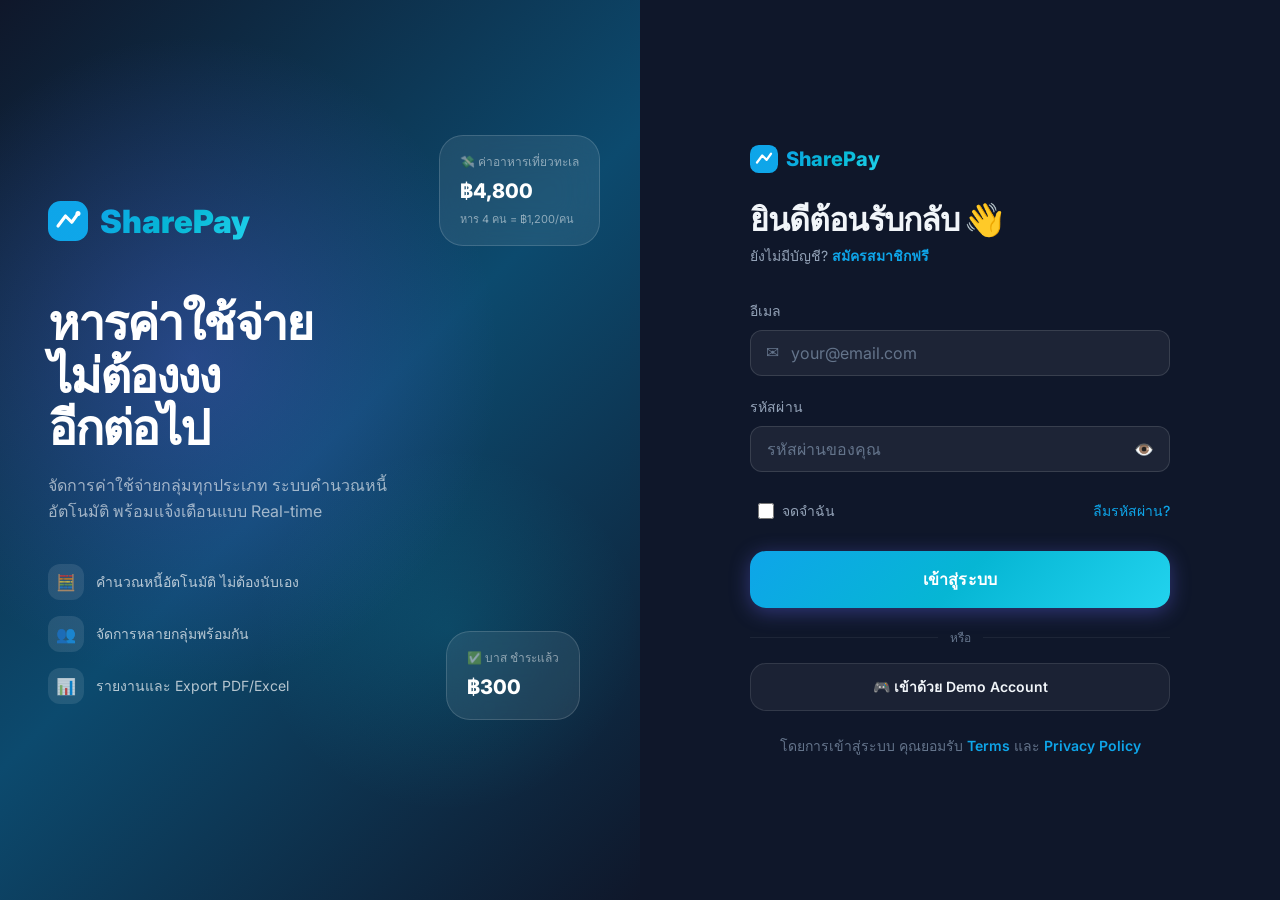
<file: login.html>
<!DOCTYPE html>
<html lang="th" data-theme="dark">
<head>
  <meta charset="UTF-8">
  <meta name="viewport" content="width=device-width, initial-scale=1.0, viewport-fit=cover">
  <title>เข้าสู่ระบบ – SharePay</title>
  <link rel="preconnect" href="https://fonts.googleapis.com">
  <link href="https://fonts.googleapis.com/css2?family=Plus+Jakarta+Sans:wght@400;600;700;800&family=Inter:wght@400;500;600&display=swap" rel="stylesheet">
  <link rel="stylesheet" href="./css/main.css">
  <style>
    .auth-page {
      min-height: 100dvh;
      display: grid;
      grid-template-columns: 1fr 1fr;
      background: var(--bg-base);
    }

    /* Left Panel – Brand */
    .auth-brand {
      background: var(--gradient-hero);
      padding: var(--space-12);
      display: flex;
      flex-direction: column;
      justify-content: center;
      position: relative;
      overflow: hidden;
    }

    .auth-brand::before {
      content: '';
      position: absolute;
      inset: 0;
      background: radial-gradient(ellipse 80% 60% at 30% 40%, rgba(99,102,241,0.3) 0%, transparent 60%),
                  radial-gradient(ellipse 60% 40% at 70% 70%, rgba(6,182,212,0.15) 0%, transparent 50%);
    }

    .brand-content { position: relative; z-index: 2; }

    .brand-logo {
      display: flex;
      align-items: center;
      gap: var(--space-3);
      margin-bottom: var(--space-12);
    }

    .brand-name {
      font-size: var(--text-2xl);
      font-weight: 900;
      background: var(--gradient-primary);
      -webkit-background-clip: text;
      -webkit-text-fill-color: transparent;
      background-clip: text;
    }

    .brand-headline {
      font-size: clamp(2rem, 4vw, 3rem);
      font-weight: 900;
      line-height: 1.1;
      letter-spacing: -0.04em;
      color: white;
      margin-bottom: var(--space-5);
    }

    .brand-sub {
      font-size: var(--text-base);
      color: rgba(255,255,255,0.6);
      line-height: 1.6;
      max-width: 380px;
      margin-bottom: var(--space-10);
    }

    .brand-features {
      display: flex;
      flex-direction: column;
      gap: var(--space-4);
    }

    .brand-feature {
      display: flex;
      align-items: center;
      gap: var(--space-3);
      font-size: var(--text-sm);
      color: rgba(255,255,255,0.7);
    }

    .brand-feature-icon {
      width: 36px;
      height: 36px;
      border-radius: var(--radius-md);
      background: rgba(255,255,255,0.1);
      display: flex;
      align-items: center;
      justify-content: center;
      font-size: 1rem;
      flex-shrink: 0;
    }

    /* Floating cards on brand panel */
    .floating-card {
      position: absolute;
      background: rgba(255,255,255,0.08);
      backdrop-filter: blur(20px);
      border: 1px solid rgba(255,255,255,0.15);
      border-radius: var(--radius-xl);
      padding: var(--space-4) var(--space-5);
      font-size: var(--text-sm);
    }

    .floating-card-1 {
      right: 40px; top: 15%;
      animation: float 6s ease-in-out infinite;
    }

    .floating-card-2 {
      right: 60px; bottom: 20%;
      animation: float 7s ease-in-out infinite reverse;
    }

    .fc-label { font-size: var(--text-xs); color: rgba(255,255,255,0.5); margin-bottom: 4px; }
    .fc-value { font-size: var(--text-lg); font-weight: 800; color: white; }

    /* Right Panel – Form */
    .auth-form-panel {
      display: flex;
      align-items: center;
      justify-content: center;
      padding: var(--space-8) var(--space-6);
      overflow-y: auto;
    }

    .auth-form-wrapper {
      width: 100%;
      max-width: 420px;
    }

    .auth-form-header {
      margin-bottom: var(--space-8);
    }

    .mobile-logo {
      display: none;
    }

    .auth-form-title {
      font-size: var(--text-2xl);
      font-weight: 800;
      letter-spacing: -0.03em;
      margin-bottom: var(--space-2);
    }

    .auth-form-sub {
      font-size: var(--text-sm);
      color: var(--text-secondary);
    }

    .auth-form-sub a {
      color: var(--primary);
      font-weight: 600;
    }

    .auth-form {
      display: flex;
      flex-direction: column;
      gap: var(--space-5);
    }

    /* Password Toggle */
    .password-wrapper {
      position: relative;
    }

    .password-toggle {
      position: absolute;
      right: var(--space-4);
      top: 50%;
      transform: translateY(-50%);
      background: none;
      border: none;
      color: var(--text-tertiary);
      cursor: pointer;
      font-size: 1rem;
      padding: 0;
      transition: color var(--transition-fast);
    }

    .password-toggle:hover { color: var(--text-primary); }

    /* Remember Me */
    .form-row {
      display: flex;
      align-items: center;
      justify-content: space-between;
    }

    .checkbox-label {
      display: flex;
      align-items: center;
      gap: var(--space-2);
      cursor: pointer;
      font-size: var(--text-sm);
      color: var(--text-secondary);
    }

    .checkbox-label input {
      accent-color: var(--primary);
      width: 16px;
      height: 16px;
    }

    .forgot-link {
      font-size: var(--text-sm);
      color: var(--primary);
      font-weight: 500;
    }

    .btn-submit {
      width: 100%;
      padding: var(--space-4);
      font-size: var(--text-base);
      border-radius: var(--radius-lg);
      position: relative;
    }

    .btn-submit .spinner {
      position: absolute;
      right: var(--space-4);
      top: 50%;
      transform: translateY(-50%);
      width: 20px;
      height: 20px;
      display: none;
    }

    .btn-submit.loading .spinner { display: block; }
    .btn-submit.loading { pointer-events: none; }

    /* Divider */
    .divider {
      display: flex;
      align-items: center;
      gap: var(--space-3);
      color: var(--text-tertiary);
      font-size: var(--text-xs);
    }

    .divider::before, .divider::after {
      content: '';
      flex: 1;
      height: 1px;
      background: var(--border-subtle);
    }

    /* Social login */
    .social-btn {
      width: 100%;
      padding: var(--space-3);
      border-radius: var(--radius-lg);
      font-size: var(--text-sm);
      font-weight: 600;
      background: var(--glass-bg);
      border: 1px solid var(--border-default);
      color: var(--text-primary);
      cursor: pointer;
      display: flex;
      align-items: center;
      justify-content: center;
      gap: var(--space-3);
      transition: all var(--transition-fast);
    }

    .social-btn:hover {
      background: var(--primary-light);
      border-color: var(--primary);
    }

    /* Auth footer */
    .auth-footer {
      margin-top: var(--space-6);
      text-align: center;
      font-size: var(--text-sm);
      color: var(--text-tertiary);
    }

    .auth-footer a {
      color: var(--primary);
      font-weight: 600;
    }

    /* Forgot password modal */
    .forgot-form {
      display: flex;
      flex-direction: column;
      gap: var(--space-5);
    }

    /* Mobile responsive */
    @media (max-width: 768px) {
      .auth-page {
        grid-template-columns: 1fr;
      }

      .auth-brand {
        display: none;
      }

      .mobile-logo {
        display: flex !important;
      }

      .auth-form-panel {
        padding: var(--space-6) var(--space-4);
        align-items: flex-start;
        padding-top: var(--space-12);
      }

      .auth-form-wrapper {
        max-width: 100%;
      }
    }
  </style>
</head>
<body>
  <div class="auth-page">
    <!-- Left Brand Panel -->
    <div class="auth-brand">
      <div class="brand-content">
        <div class="brand-logo">
          <svg width="40" height="40" viewBox="0 0 32 32" fill="none">
            <rect width="32" height="32" rx="10" fill="url(#grad-login)"/>
            <path d="M8 20L14 12L19 17L24 10" stroke="white" stroke-width="2.5" stroke-linecap="round" stroke-linejoin="round"/>
            <circle cx="24" cy="10" r="2" fill="white"/>
            <defs>
              <linearGradient id="grad-login" x1="0" y1="0" x2="32" y2="32">
                <stop stop-color="#0EA5E9"/><stop offset="1" stop-color="#22D3EE"/>
              </linearGradient>
            </defs>
          </svg>
          <span class="brand-name">SharePay</span>
        </div>

        <h1 class="brand-headline">
          หารค่าใช้จ่าย<br>ไม่ต้องงง<br>อีกต่อไป
        </h1>

        <p class="brand-sub">
          จัดการค่าใช้จ่ายกลุ่มทุกประเภท ระบบคำนวณหนี้อัตโนมัติ พร้อมแจ้งเตือนแบบ Real-time
        </p>

        <div class="brand-features">
          <div class="brand-feature">
            <div class="brand-feature-icon">🧮</div>
            <span>คำนวณหนี้อัตโนมัติ ไม่ต้องนับเอง</span>
          </div>
          <div class="brand-feature">
            <div class="brand-feature-icon">👥</div>
            <span>จัดการหลายกลุ่มพร้อมกัน</span>
          </div>
          <div class="brand-feature">
            <div class="brand-feature-icon">📊</div>
            <span>รายงานและ Export PDF/Excel</span>
          </div>
        </div>
      </div>

      <!-- Floating Cards -->
      <div class="floating-card floating-card-1">
        <div class="fc-label">💸 ค่าอาหารเที่ยวทะเล</div>
        <div class="fc-value">฿4,800</div>
        <div style="font-size: 11px; color: rgba(255,255,255,0.5); margin-top: 4px;">หาร 4 คน = ฿1,200/คน</div>
      </div>

      <div class="floating-card floating-card-2">
        <div class="fc-label">✅ บาส ชำระแล้ว</div>
        <div class="fc-value">฿300</div>
      </div>
    </div>

    <!-- Right Form Panel -->
    <div class="auth-form-panel">
      <div class="auth-form-wrapper">
        <div class="auth-form-header">
          <!-- Mobile Logo -->
          <div style="display: flex; align-items: center; gap: var(--space-2); margin-bottom: var(--space-6);" class="mobile-logo">
            <svg width="28" height="28" viewBox="0 0 32 32" fill="none">
              <rect width="32" height="32" rx="10" fill="url(#grad-mob)"/>
              <path d="M8 20L14 12L19 17L24 10" stroke="white" stroke-width="2.5" stroke-linecap="round" stroke-linejoin="round"/>
              <defs>
                <linearGradient id="grad-mob" x1="0" y1="0" x2="32" y2="32">
                  <stop stop-color="#0EA5E9"/><stop offset="1" stop-color="#22D3EE"/>
                </linearGradient>
              </defs>
            </svg>
            <span style="font-weight: 800; font-size: var(--text-lg); background: var(--gradient-primary); -webkit-background-clip: text; -webkit-text-fill-color: transparent; background-clip: text;">SharePay</span>
          </div>

          <h2 class="auth-form-title">ยินดีต้อนรับกลับ 👋</h2>
          <p class="auth-form-sub">
            ยังไม่มีบัญชี? <a href="register.html">สมัครสมาชิกฟรี</a>
          </p>
        </div>

        <!-- Login Form -->
        <form class="auth-form" id="login-form" novalidate>
          <div class="form-group">
            <label class="form-label" for="email">อีเมล</label>
            <div class="form-input-icon">
              <span class="input-icon">✉️</span>
              <input
                type="email"
                id="email"
                class="form-input"
                placeholder="your@email.com"
                autocomplete="email"
                required
              >
            </div>
            <span class="form-error" id="email-error" style="display:none"></span>
          </div>

          <div class="form-group">
            <label class="form-label" for="password">รหัสผ่าน</label>
            <div class="password-wrapper">
              <input
                type="password"
                id="password"
                class="form-input"
                placeholder="รหัสผ่านของคุณ"
                autocomplete="current-password"
                required
                style="padding-right: 3rem;"
              >
              <button type="button" class="password-toggle" id="pwd-toggle" aria-label="แสดง/ซ่อนรหัสผ่าน">
                👁️
              </button>
            </div>
            <span class="form-error" id="password-error" style="display:none"></span>
          </div>

          <div class="form-row">
            <label class="checkbox-label">
              <input type="checkbox" id="remember-me">
              <span>จดจำฉัน</span>
            </label>
            <a href="#" class="forgot-link" id="forgot-link">ลืมรหัสผ่าน?</a>
          </div>

          <button type="submit" class="btn btn-primary btn-submit" id="login-btn">
            เข้าสู่ระบบ
            <div class="spinner" id="login-spinner"></div>
          </button>
        </form>

        <div style="margin-top: var(--space-5);">
          <div class="divider">หรือ</div>
          <div style="margin-top: var(--space-4);">
            <button class="social-btn" id="demo-login-btn">
              🎮 เข้าด้วย Demo Account
            </button>
          </div>
        </div>

        <div class="auth-footer">
          <p>โดยการเข้าสู่ระบบ คุณยอมรับ <a href="#">Terms</a> และ <a href="#">Privacy Policy</a></p>
        </div>
      </div>
    </div>
  </div>

  <!-- Forgot Password Modal -->
  <div class="modal-overlay" id="forgot-modal">
    <div class="modal">
      <div class="modal-header">
        <h3 class="modal-title">รีเซ็ตรหัสผ่าน 🔑</h3>
        <button class="modal-close" id="close-forgot">✕</button>
      </div>
      <p style="color: var(--text-secondary); font-size: var(--text-sm); margin-bottom: var(--space-6);">
        กรอกอีเมลของคุณ เราจะส่งลิงก์รีเซ็ตรหัสผ่านให้
      </p>
      <form class="forgot-form" id="forgot-form">
        <div class="form-group">
          <label class="form-label">อีเมล</label>
          <div class="form-input-icon">
            <span class="input-icon">✉️</span>
            <input type="email" id="forgot-email" class="form-input" placeholder="your@email.com" required>
          </div>
        </div>
        <button type="submit" class="btn btn-primary w-full">ส่งลิงก์รีเซ็ต</button>
      </form>
    </div>
  </div>

  <!-- Toast Container -->
  <div class="toast-container" id="toast-container"></div>

  <script src="./js/config.js"></script>
  <script src="./js/storage.js"></script>
  <script src="./js/sync.js"></script>
  <script src="./js/auth.js"></script>
  <script src="./js/ui.js"></script>
  <script>
    // Init demo data if DB is empty
    document.addEventListener('DOMContentLoaded', async () => {
      SharePay.initTheme();
      // Pull the latest members/data from the cloud first, so accounts
      // created on other devices are known locally before we decide
      // whether this is a genuinely empty (first-run) database.
      try { await window.CloudSync?.pullAll(); } catch { /* offline / not configured — carry on with local data */ }
      const members = window.SP.Members.getAll();
      if (members.length === 0) {
        // Create demo accounts
        window.Auth.register('Admin SharePay', 'admin@sharepay.th', 'admin123', 'admin');
        window.Auth.register('สมาชิก Demo', 'demo@sharepay.th', 'demo123', 'member');
        window.Auth.clearSession(); // don't stay logged in after seed
      }
    });

    // Theme
        const theme = localStorage.getItem('sharepay-theme') || 'dark';
    document.documentElement.setAttribute('data-theme', theme);

    // Password toggle
    const pwdToggle = document.getElementById('pwd-toggle');
    const pwdInput = document.getElementById('password');
    pwdToggle.addEventListener('click', () => {
      const isText = pwdInput.type === 'text';
      pwdInput.type = isText ? 'password' : 'text';
      pwdToggle.textContent = isText ? '👁️' : '🙈';
    });

    // Login form submit
    const loginForm = document.getElementById('login-form');
    const loginBtn = document.getElementById('login-btn');

    loginForm.addEventListener('submit', async (e) => {
      e.preventDefault();

      const email = document.getElementById('email').value.trim();
      const password = document.getElementById('password').value;
      const rememberMe = document.getElementById('remember-me').checked;

      // Validation
      let valid = true;

      if (!email || !/^[^\s@]+@[^\s@]+\.[^\s@]+$/.test(email)) {
        showFieldError('email-error', 'กรุณากรอกอีเมลให้ถูกต้อง');
        valid = false;
      } else {
        hideFieldError('email-error');
      }

      if (!password || password.length < 6) {
        showFieldError('password-error', 'รหัสผ่านต้องมีอย่างน้อย 6 ตัวอักษร');
        valid = false;
      } else {
        hideFieldError('password-error');
      }

      if (!valid) return;

      // Loading state
      loginBtn.classList.add('loading');
      loginBtn.querySelector('.spinner').style.display = 'block';

      try {
        // Make sure we have the latest accounts from the cloud before
        // checking credentials — otherwise logging in from a device
        // that never created this account locally would always fail.
        try { await window.CloudSync?.pullAll(); } catch { /* offline — fall back to whatever's local */ }

        const result = window.Auth.login(email, password);
        if (!result.ok) {
          showFieldError('email-error', result.error);
          loginBtn.classList.remove('loading');
          loginBtn.querySelector('.spinner').style.display = 'none';
          return;
        }
        SharePay.showToast('ยินดีต้อนรับกลับมา! 👋', 'success');
        setTimeout(() => {
          if (result.member?.role === 'admin') {
            window.location.href = 'admin.html';
          } else {
            window.location.href = 'member.html';
          }
        }, 600);
      } catch (error) {
        loginBtn.classList.remove('loading');
        loginBtn.querySelector('.spinner').style.display = 'none';
        showFieldError('email-error', 'เกิดข้อผิดพลาด กรุณาลองใหม่');
      }
    });

    // Demo login
    document.getElementById('demo-login-btn').addEventListener('click', async () => {
      document.getElementById('email').value = 'demo@sharepay.th';
      document.getElementById('password').value = 'demo123';
      loginForm.requestSubmit();
    });

    // Forgot password
    document.getElementById('forgot-link').addEventListener('click', (e) => {
      e.preventDefault();
      document.getElementById('forgot-modal').classList.add('active');
    });

    document.getElementById('close-forgot').addEventListener('click', () => {
      document.getElementById('forgot-modal').classList.remove('active');
    });

    document.getElementById('forgot-form').addEventListener('submit', async (e) => {
      e.preventDefault();
      const email = document.getElementById('forgot-email').value.trim();
      if (!email) return;
      SharePay.showToast('ระบบนี้ใช้ Google Sheets — กรุณาติดต่อ Admin เพื่อรีเซ็ตรหัสผ่าน', 'info');
      document.getElementById('forgot-modal').classList.remove('active');
    });

    function showFieldError(id, msg) {
      const el = document.getElementById(id);
      if (el) { el.textContent = '⚠️ ' + msg; el.style.display = 'flex'; }
    }

    function hideFieldError(id) {
      const el = document.getElementById(id);
      if (el) el.style.display = 'none';
    }
  </script>
</body>
</html>
</file>
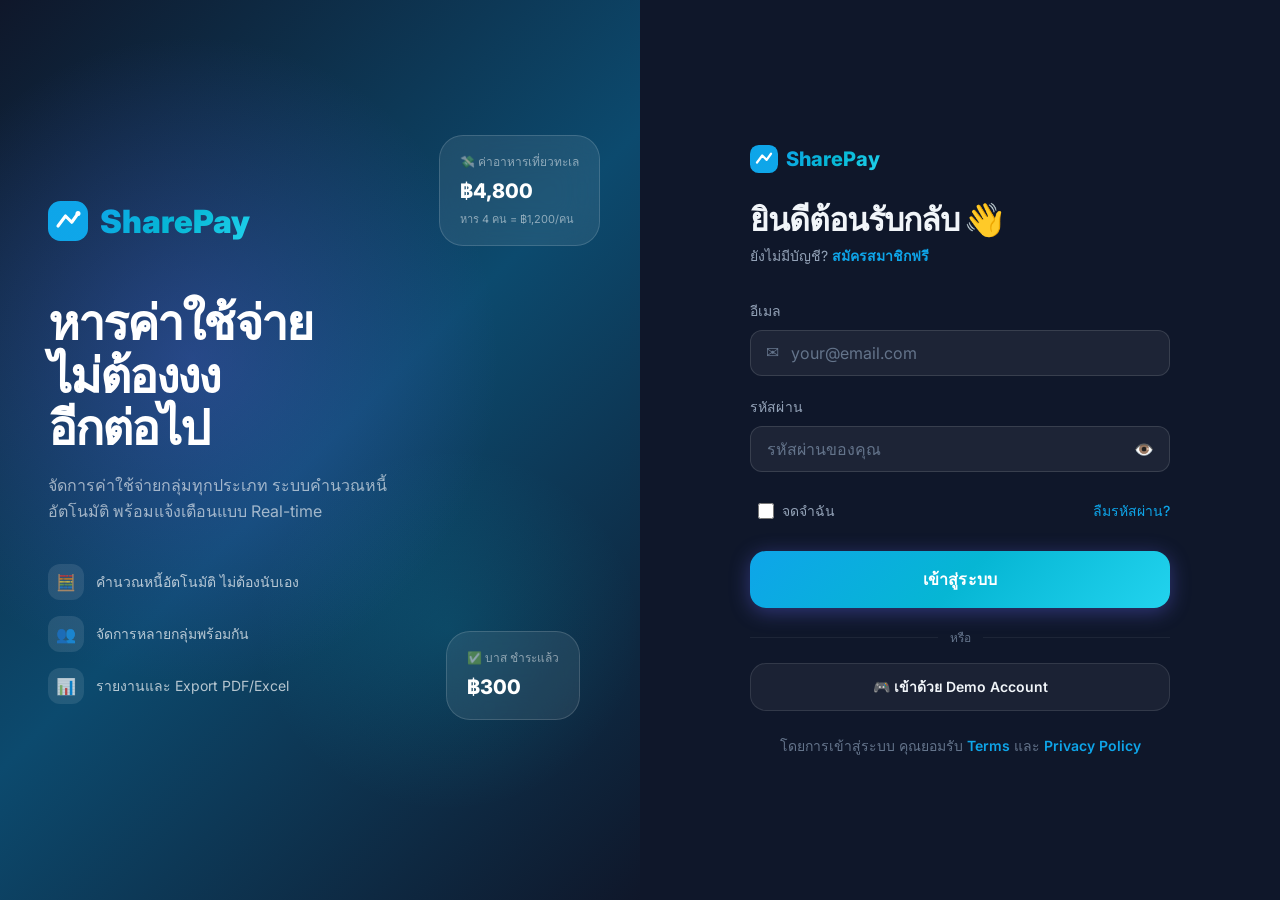
<file: member.html>
<!DOCTYPE html>
<html lang="th" data-theme="dark">
<head>
  <meta charset="UTF-8">
  <meta name="viewport" content="width=device-width, initial-scale=1.0, viewport-fit=cover">
  <meta name="theme-color" content="#0EA5E9">
  <title>Dashboard – SharePay</title>
  <link rel="preconnect" href="https://fonts.googleapis.com">
  <link href="https://fonts.googleapis.com/css2?family=Plus+Jakarta+Sans:wght@400;600;700;800;900&family=Inter:wght@400;500;600&display=swap" rel="stylesheet">
  <link rel="stylesheet" href="css/main.css">
  <link rel="stylesheet" href="css/member.css">
  <link rel="stylesheet" href="css/responsive.css">
</head>
<body>

<!-- Page Loader -->
<div class="loading-overlay" id="page-loader">
  <svg width="48" height="48" viewBox="0 0 32 32" fill="none" class="loading-logo">
    <rect width="32" height="32" rx="10" fill="url(#g1)"/>
    <path d="M8 20L14 12L19 17L24 10" stroke="white" stroke-width="2.5" stroke-linecap="round" stroke-linejoin="round"/>
    <circle cx="24" cy="10" r="2" fill="white"/>
    <defs><linearGradient id="g1" x1="0" y1="0" x2="32" y2="32"><stop stop-color="#0EA5E9"/><stop offset="1" stop-color="#22D3EE"/></linearGradient></defs>
  </svg>
  <div class="spinner"></div>
</div>

<div class="member-layout">
  <!-- ===== HEADER ===== -->
  <header class="member-header">
    <div class="member-header-logo">
      <svg width="28" height="28" viewBox="0 0 32 32" fill="none">
        <rect width="32" height="32" rx="10" fill="url(#gh)"/>
        <path d="M8 20L14 12L19 17L24 10" stroke="white" stroke-width="2.5" stroke-linecap="round" stroke-linejoin="round"/>
        <circle cx="24" cy="10" r="2" fill="white"/>
        <defs><linearGradient id="gh" x1="0" y1="0" x2="32" y2="32"><stop stop-color="#0EA5E9"/><stop offset="1" stop-color="#22D3EE"/></linearGradient></defs>
      </svg>
      SharePay
    </div>

    <div class="member-header-actions">
      <!-- Theme Toggle -->
      <button class="btn-icon" id="theme-toggle" title="สลับโหมด">🌙</button>

      <!-- Friends -->
      <div class="notif-bell" id="friends-entry">
        <button class="btn-icon" id="friends-toggle" title="เพื่อน">👫</button>
        <span class="notif-badge" id="friends-entry-badge" style="display:none">0</span>
      </div>

      <!-- Notification Bell -->
      <div class="notif-bell" id="notif-bell">
        <button class="btn-icon" id="notif-toggle">🔔</button>
        <span class="notif-badge" id="notif-badge" style="display:none">0</span>
        <div class="notif-dropdown" id="notif-dropdown">
          <div style="display:flex; align-items:center; justify-content:space-between; margin-bottom: var(--space-3);">
            <strong style="font-size: var(--text-sm);">การแจ้งเตือน</strong>
            <button class="btn btn-ghost btn-sm" id="mark-all-read-btn">อ่านทั้งหมด</button>
          </div>
          <div id="notif-items"><p class="notif-empty">ไม่มีการแจ้งเตือน</p></div>
        </div>
      </div>

      <!-- Profile -->
      <div style="position: relative;">
        <img
          src="https://ui-avatars.com/api/?name=User&background=0EA5E9&color=fff&size=64"
          alt="Profile"
          class="member-avatar-btn"
          id="user-avatar"
          id="profile-trigger"
        >
        <div class="profile-dropdown" id="profile-dropdown">
          <div style="padding: var(--space-3) var(--space-4); border-bottom: 1px solid var(--border-subtle); margin-bottom: var(--space-2);">
            <div style="font-weight: 600; font-size: var(--text-sm);" id="dropdown-name">ผู้ใช้</div>
            <div style="font-size: var(--text-xs); color: var(--text-tertiary);" id="dropdown-role">Member</div>
          </div>
          <a href="#" class="dropdown-item" id="profile-link">👤 โปรไฟล์</a>
          <a href="#" class="dropdown-item" id="settings-link">⚙️ ตั้งค่า</a>
          <div class="dropdown-divider"></div>
          <a href="#" class="dropdown-item danger" id="member-logout-btn">🚪 ออกจากระบบ</a>
        </div>
      </div>
    </div>
  </header>

  <!-- ===== CONTENT ===== -->
  <main class="member-content">

    <!-- ===== HOME SECTION ===== -->
    <section class="member-section active" id="section-home">

      <!-- Greeting -->
      <div style="margin-bottom: var(--space-5);">
        <p style="color: var(--text-tertiary); font-size: var(--text-sm);">สวัสดี 👋</p>
        <h1 style="font-size: var(--text-2xl); font-weight: 800; letter-spacing: -0.03em;" id="user-name">กำลังโหลด...</h1>
      </div>

      <!-- Balance Hero -->
      <div class="balance-hero slide-up">
        <div class="balance-hero-label">ยอดสุทธิของฉัน</div>
        <div class="balance-hero-amount" id="net-balance">฿0</div>
        <div class="balance-hero-sub" id="balance-status">กำลังคำนวณ...</div>
      </div>

      <!-- Balance Cards -->
      <div class="balance-cards stagger">
        <div class="balance-card owed">
          <div class="balance-card-icon">📥</div>
          <div class="balance-card-label">คนอื่นติดเรา</div>
          <div class="balance-card-amount" id="total-owed">฿0</div>
        </div>
        <div class="balance-card owing">
          <div class="balance-card-icon">📤</div>
          <div class="balance-card-label">เราติดคนอื่น</div>
          <div class="balance-card-amount" id="total-owing">฿0</div>
        </div>
      </div>

      <!-- Stats Strip -->
      <div class="stats-strip stagger">
        <div class="stat-strip-item">
          <div class="stat-strip-value" id="monthly-expense">฿0</div>
          <div class="stat-strip-label">เดือนนี้</div>
        </div>
        <div class="stat-strip-item">
          <div class="stat-strip-value" id="group-count">0</div>
          <div class="stat-strip-label">กลุ่มของฉัน</div>
        </div>
        <div class="stat-strip-item">
          <div class="stat-strip-value" id="expense-count">0</div>
          <div class="stat-strip-label">รายการ</div>
        </div>
      </div>

      <!-- Recent Groups -->
      <div class="member-section-header">
        <h2 class="member-section-title">กลุ่มล่าสุด</h2>
        <button class="btn btn-ghost btn-sm" id="view-all-groups-btn">ดูทั้งหมด</button>
      </div>
      <div class="groups-list" id="recent-groups">
        <div class="empty-state"><div class="spinner"></div></div>
      </div>

      <!-- Recent Expenses -->
      <div class="member-section-header" style="margin-top: var(--space-6);">
        <h2 class="member-section-title">ค่าใช้จ่ายล่าสุด</h2>
        <button class="btn btn-ghost btn-sm" id="view-all-expenses-btn">ดูทั้งหมด</button>
      </div>
      <div class="expenses-list" id="recent-expenses">
        <div class="empty-state"><div class="spinner"></div></div>
      </div>

    </section>

    <!-- ===== GROUPS SECTION ===== -->
    <section class="member-section" id="section-groups">
      <div class="member-section-header">
        <h2 class="member-section-title">กลุ่มของฉัน</h2>
        <button class="btn btn-primary btn-sm" id="create-group-btn">+ สร้างกลุ่ม</button>
      </div>
      <div class="groups-list" id="all-groups-list">
        <div class="empty-state">
          <span class="empty-icon">👥</span>
          <p>ยังไม่มีกลุ่ม</p>
          <button class="btn btn-primary" onclick="document.getElementById('create-group-modal').classList.add('active')">สร้างกลุ่มแรก</button>
        </div>
      </div>
    </section>

    <!-- ===== EXPENSES SECTION ===== -->
    <section class="member-section" id="section-expenses">
      <div class="member-section-header">
        <h2 class="member-section-title">ค่าใช้จ่ายของฉัน</h2>
      </div>

      <!-- Filter -->
      <div style="display: flex; gap: var(--space-2); margin-bottom: var(--space-4); overflow-x: auto; padding-bottom: var(--space-2);">
        <button class="filter-btn active" data-cat="">ทั้งหมด</button>
        <button class="filter-btn" data-cat="food">🍜 อาหาร</button>
        <button class="filter-btn" data-cat="fuel">⛽ น้ำมัน</button>
        <button class="filter-btn" data-cat="accommodation">🏨 ที่พัก</button>
        <button class="filter-btn" data-cat="transport">🚌 เดินทาง</button>
        <button class="filter-btn" data-cat="drinks">🥤 เครื่องดื่ม</button>
        <button class="filter-btn" data-cat="other">📦 อื่นๆ</button>
      </div>

      <div class="expenses-list" id="all-expenses-list">
        <div class="empty-state">
          <span class="empty-icon">💸</span>
          <p>ยังไม่มีค่าใช้จ่าย</p>
        </div>
      </div>
    </section>

    <!-- ===== SETTLEMENT SECTION ===== -->
    <section class="member-section" id="section-settle">
      <div class="member-section-header">
        <h2 class="member-section-title">การชำระหนี้</h2>
      </div>

      <!-- Summary -->
      <div class="settle-summary">
        <div class="balance-card owing">
          <div class="balance-card-icon">📤</div>
          <div class="balance-card-label">เราต้องจ่าย</div>
          <div class="balance-card-amount" id="settle-total-owe">฿0</div>
        </div>
        <div class="balance-card owed">
          <div class="balance-card-icon">📥</div>
          <div class="balance-card-label">คนอื่นต้องจ่ายเรา</div>
          <div class="balance-card-amount" id="settle-total-owed">฿0</div>
        </div>
        <div class="balance-card">
          <div class="balance-card-icon">🧾</div>
          <div class="balance-card-label">รายการค้างชำระ</div>
          <div class="balance-card-amount" id="settle-pending-count">0</div>
        </div>
      </div>

      <!-- Tabs -->
      <div style="display: flex; gap: var(--space-2); margin-bottom: var(--space-5);">
        <button class="filter-btn active" data-settle-tab="pending">รอชำระ</button>
        <button class="filter-btn" data-settle-tab="history">ประวัติ</button>
      </div>

      <!-- Pending -->
      <div class="settle-tab-panel active" id="settle-panel-pending">
        <div class="settlement-list" id="settlement-list">
          <div class="empty-state">
            <span class="empty-icon">🤝</span>
            <p>ไม่มีหนี้ที่รอชำระ</p>
            <p style="font-size: var(--text-xs); color: var(--text-tertiary);">เยี่ยม! คุณไม่มีหนี้ค้างชำระ</p>
          </div>
        </div>
      </div>

      <!-- History -->
      <div class="settle-tab-panel" id="settle-panel-history">
        <div class="settlement-list" id="settlement-history-list">
          <div class="empty-state">
            <span class="empty-icon">📜</span>
            <p>ยังไม่มีประวัติการชำระเงิน</p>
          </div>
        </div>
      </div>
    </section>

    <!-- ===== PROFILE SECTION ===== -->
    <section class="member-section" id="section-profile">
      <div style="text-align: center; padding: var(--space-8) 0;">
        <div style="position: relative; display: inline-block; margin-bottom: var(--space-5);">
          <img
            src="https://ui-avatars.com/api/?name=User&background=0EA5E9&color=fff&size=200"
            alt="Profile"
            style="width: 96px; height: 96px; border-radius: 50%; border: 4px solid var(--primary); object-fit: cover;"
            id="profile-avatar-big"
          >
          <button class="btn-icon" style="position: absolute; bottom: 0; right: 0; background: var(--primary); color: white;" id="change-avatar-btn">📷</button>
        </div>
        <h2 style="font-size: var(--text-xl); font-weight: 800; margin-bottom: 4px;" id="profile-name">กำลังโหลด...</h2>
        <p style="color: var(--text-tertiary); font-size: var(--text-sm); margin-bottom: var(--space-6);" id="profile-email">...</p>
      </div>

      <div style="display: flex; flex-direction: column; gap: var(--space-4);">
        <div class="glass-card" style="padding: var(--space-5);">
          <h3 style="font-size: var(--text-base); font-weight: 600; margin-bottom: var(--space-4);">แก้ไขโปรไฟล์</h3>
          <form id="profile-form" style="display: flex; flex-direction: column; gap: var(--space-4);">
            <div class="form-group">
              <label class="form-label">ชื่อ</label>
              <input type="text" class="form-input" id="profile-name-input" placeholder="ชื่อของคุณ">
            </div>
            <button type="submit" class="btn btn-primary">💾 บันทึก</button>
          </form>
        </div>

        <div class="glass-card" style="padding: var(--space-5);">
          <h3 style="font-size: var(--text-base); font-weight: 600; margin-bottom: var(--space-4);">เปลี่ยนรหัสผ่าน</h3>
          <form id="password-form" style="display: flex; flex-direction: column; gap: var(--space-4);">
            <div class="form-group">
              <label class="form-label">รหัสผ่านใหม่</label>
              <input type="password" class="form-input" placeholder="รหัสผ่านใหม่">
            </div>
            <div class="form-group">
              <label class="form-label">ยืนยันรหัสผ่านใหม่</label>
              <input type="password" class="form-input" placeholder="พิมพ์อีกครั้ง">
            </div>
            <button type="submit" class="btn btn-secondary">🔑 เปลี่ยนรหัสผ่าน</button>
          </form>
        </div>

        <button class="btn btn-danger w-full" id="member-logout-btn-2">🚪 ออกจากระบบ</button>
      </div>
    </section>

  </main>

  <!-- ===== BOTTOM NAV ===== -->
  <nav class="member-bottom-nav">
    <button class="bottom-nav-item active" data-section="home">
      <span class="bottom-nav-icon">🏠</span>
      <span class="bottom-nav-label">หน้าหลัก</span>
    </button>
    <button class="bottom-nav-item" data-section="groups">
      <span class="bottom-nav-icon">👥</span>
      <span class="bottom-nav-label">กลุ่ม</span>
    </button>
    <button class="bottom-nav-item" data-section="expenses">
      <span class="bottom-nav-icon">💸</span>
      <span class="bottom-nav-label">รายจ่าย</span>
    </button>
    <button class="bottom-nav-item" data-section="settle">
      <span class="bottom-nav-icon">✅<span class="bottom-nav-badge" id="settle-nav-badge">0</span></span>
      <span class="bottom-nav-label">ชำระ</span>
    </button>
    <button class="bottom-nav-item" data-section="profile">
      <span class="bottom-nav-icon">👤</span>
      <span class="bottom-nav-label">โปรไฟล์</span>
    </button>
  </nav>
</div>

<!-- FAB - Add Expense -->
<button class="fab" id="fab-add-expense" title="เพิ่มค่าใช้จ่าย">+</button>

<!-- ===== CREATE GROUP MODAL ===== -->
<div class="modal-overlay" id="create-group-modal">
  <div class="modal">
    <div class="modal-header">
      <h3 class="modal-title">สร้างกลุ่มใหม่ 👥</h3>
      <button class="modal-close" onclick="document.getElementById('create-group-modal').classList.remove('active')">✕</button>
    </div>
    <form id="create-group-form" style="display: flex; flex-direction: column; gap: var(--space-5);">
      <div class="form-group">
        <label class="form-label">ชื่อกลุ่ม *</label>
        <input type="text" id="group-name" class="form-input" placeholder="เช่น ทริปเที่ยวทะเล" required maxlength="50">
      </div>
      <div class="form-group">
        <label class="form-label">คำอธิบาย</label>
        <textarea id="group-desc" class="form-textarea" placeholder="รายละเอียดกลุ่ม (ไม่บังคับ)" rows="2"></textarea>
      </div>
      <div style="display: flex; gap: var(--space-3);">
        <button type="button" class="btn btn-secondary" style="flex:1" onclick="document.getElementById('create-group-modal').classList.remove('active')">ยกเลิก</button>
        <button type="submit" class="btn btn-primary" style="flex:2">✨ สร้างกลุ่ม</button>
      </div>
    </form>
  </div>
</div>

<!-- ===== ADD EXPENSE MODAL ===== -->
<div class="modal-overlay" id="add-expense-modal">
  <div class="modal">
    <div class="modal-header">
      <h3 class="modal-title">เพิ่มค่าใช้จ่าย 💸</h3>
      <button class="modal-close" onclick="document.getElementById('add-expense-modal').classList.remove('active')">✕</button>
    </div>

    <form id="add-expense-form" class="expense-form">
      <!-- Group Select -->
      <div class="form-group">
        <label class="form-label">กลุ่ม *</label>
        <select id="expense-group" class="form-select" required>
          <option value="">เลือกกลุ่ม</option>
        </select>
      </div>

      <!-- Title -->
      <div class="form-group">
        <label class="form-label">ชื่อรายการ *</label>
        <input type="text" id="expense-title" class="form-input" placeholder="เช่น ค่าอาหารกลางวัน" required>
      </div>

      <!-- Category -->
      <div class="form-group">
        <label class="form-label">หมวดหมู่ *</label>
        <div class="category-grid" id="category-grid">
          <button type="button" class="category-btn selected" data-cat="food">
            <span class="cat-icon">🍜</span>
            <span>อาหาร</span>
          </button>
          <button type="button" class="category-btn" data-cat="fuel">
            <span class="cat-icon">⛽</span>
            <span>น้ำมัน</span>
          </button>
          <button type="button" class="category-btn" data-cat="accommodation">
            <span class="cat-icon">🏨</span>
            <span>ที่พัก</span>
          </button>
          <button type="button" class="category-btn" data-cat="transport">
            <span class="cat-icon">🚌</span>
            <span>เดินทาง</span>
          </button>
          <button type="button" class="category-btn" data-cat="drinks">
            <span class="cat-icon">🥤</span>
            <span>เครื่องดื่ม</span>
          </button>
          <button type="button" class="category-btn" data-cat="entertainment">
            <span class="cat-icon">🎭</span>
            <span>บันเทิง</span>
          </button>
          <button type="button" class="category-btn" data-cat="shopping">
            <span class="cat-icon">🛍️</span>
            <span>ช้อปปิ้ง</span>
          </button>
          <button type="button" class="category-btn" data-cat="other">
            <span class="cat-icon">📦</span>
            <span>อื่นๆ</span>
          </button>
        </div>
        <input type="hidden" id="expense-category" value="food">
      </div>

      <!-- Amount -->
      <div class="form-group">
        <label class="form-label">จำนวนเงิน (บาท) *</label>
        <div class="form-input-icon">
          <span class="input-icon" style="font-size: 0.875rem; color: var(--primary); font-weight: 700;">฿</span>
          <input type="number" id="expense-amount" class="form-input" placeholder="0.00" min="0" step="0.01" required>
        </div>
      </div>

      <!-- Paid By -->
      <div class="form-group">
        <label class="form-label">ผู้จ่าย *</label>
        <select id="expense-paidby" class="form-select" required>
          <option value="">เลือกผู้จ่าย</option>
        </select>
      </div>

      <!-- Add a custom (guest) person, used by both "ผู้จ่าย" and "หารกับ" -->
      <div class="form-group" id="add-custom-member-group">
        <button type="button" class="btn-add-custom-member" id="show-add-member-btn">
          <span>➕</span> เพิ่มชื่อคนใหม่ (ไม่ต้องมีบัญชี)
        </button>
        <div class="add-member-inline-row" id="add-member-inline">
          <input type="text" id="new-member-name" class="form-input" placeholder="พิมพ์ชื่อ เช่น เพื่อนแขก" maxlength="40">
          <button type="button" class="btn btn-secondary btn-sm" id="cancel-add-member-btn">ยกเลิก</button>
          <button type="button" class="btn btn-primary btn-sm" id="confirm-add-member-btn">เพิ่ม</button>
        </div>
      </div>

      <!-- Split Members -->
      <div class="form-group">
        <div style="display:flex; align-items:center; justify-content:space-between; margin-bottom: var(--space-2);">
          <label class="form-label" style="margin-bottom:0;">หารกับ *</label>
          <button type="button" class="btn btn-ghost btn-sm" id="select-all-members-btn" style="display:none;">เลือกทั้งหมด</button>
        </div>
        <div class="member-selector" id="member-selector">
          <p style="color: var(--text-tertiary); font-size: var(--text-sm);">เลือกกลุ่มก่อน</p>
        </div>
      </div>

      <!-- Split Preview -->
      <div class="split-preview" id="split-preview" style="display:none">
        <div class="split-preview-title">สรุปการหาร</div>
        <div id="split-preview-items"></div>
      </div>

      <!-- Date -->
      <div class="form-group">
        <label class="form-label">วันที่</label>
        <input type="date" id="expense-date" class="form-input">
      </div>

      <!-- Note -->
      <div class="form-group">
        <label class="form-label">หมายเหตุ</label>
        <textarea id="expense-note" class="form-textarea" placeholder="หมายเหตุ (ไม่บังคับ)" rows="2"></textarea>
      </div>

      <!-- Receipt -->
      <div class="form-group">
        <label class="form-label">รูปใบเสร็จ</label>
        <input type="file" id="expense-receipt" accept="image/*" style="display:none">
        <button type="button" class="btn btn-secondary" onclick="document.getElementById('expense-receipt').click()">
          📷 แนบใบเสร็จ
        </button>
        <div id="receipt-preview" style="display:none; margin-top: var(--space-2);">
          <img id="receipt-img" src="" alt="Receipt" style="max-height: 120px; border-radius: var(--radius-md); object-fit: cover;">
        </div>
      </div>

      <div style="display: flex; gap: var(--space-3); padding-top: var(--space-2);">
        <button type="button" class="btn btn-secondary" style="flex:1" onclick="document.getElementById('add-expense-modal').classList.remove('active')">ยกเลิก</button>
        <button type="submit" class="btn btn-primary" style="flex:2" id="add-expense-submit">
          💸 เพิ่มค่าใช้จ่าย
        </button>
      </div>
    </form>
  </div>
</div>

<!-- ===== FRIENDS MODAL ===== -->
<div class="modal-overlay" id="friends-modal">
  <div class="modal" style="max-width:480px;width:95vw;max-height:85vh;overflow-y:auto;">
    <div class="modal-header">
      <h3 class="modal-title">เพื่อน 👫</h3>
      <button class="modal-close" onclick="document.getElementById('friends-modal').classList.remove('active')">✕</button>
    </div>
    <div style="padding: 0 var(--space-5) var(--space-5);">
      <div class="friends-tabs">
        <button class="filter-btn active" data-friends-tab="friends">เพื่อนของฉัน</button>
        <button class="filter-btn" data-friends-tab="requests">คำขอ <span class="badge badge-danger" id="friend-requests-count" style="display:none">0</span></button>
        <button class="filter-btn" data-friends-tab="search">ค้นหา</button>
      </div>

      <!-- My Friends -->
      <div class="friends-tab-panel active" id="friends-panel-friends">
        <div id="friends-list"></div>
      </div>

      <!-- Incoming Requests -->
      <div class="friends-tab-panel" id="friends-panel-requests">
        <div id="friend-requests-list"></div>
      </div>

      <!-- Search -->
      <div class="friends-tab-panel" id="friends-panel-search">
        <div class="friend-code-box">
          <div class="friend-code-row">
            <div>
              <div class="text-muted" style="font-size: var(--text-xs);">โค้ดเพื่อนของฉัน</div>
              <div class="friend-code-value" id="my-friend-code">-----</div>
            </div>
            <button type="button" class="btn btn-ghost btn-sm" id="regen-friend-code-btn">🔀 สุ่มโค้ดใหม่</button>
          </div>
          <div class="friend-code-add-row">
            <input type="text" id="friend-code-input" class="form-input" placeholder="กรอกโค้ดเพื่อน (5 ตัวอักษร)" maxlength="5">
            <button type="button" class="btn btn-primary btn-sm" id="add-by-code-btn">เพิ่มเพื่อน</button>
          </div>
        </div>
        <div class="form-group" style="margin-top: var(--space-4);">
          <input type="search" id="friend-search-input" class="form-input" placeholder="หรือค้นหาด้วย Username, ชื่อเล่น หรือ User ID">
        </div>
        <div id="friend-search-results"></div>
      </div>
    </div>
  </div>
</div>

<!-- ===== INVITE TO GROUP MODAL ===== -->
<div class="modal-overlay" id="invite-group-modal">
  <div class="modal" style="max-width:440px;width:95vw;max-height:80vh;overflow-y:auto;">
    <div class="modal-header">
      <h3 class="modal-title">เชิญเพื่อนเข้ากลุ่ม 👫</h3>
      <button class="modal-close" onclick="document.getElementById('invite-group-modal').classList.remove('active')">✕</button>
    </div>
    <div style="padding: var(--space-5);">
      <div id="invite-group-list"></div>
    </div>
  </div>
</div>

<!-- Toast Container -->
<div class="toast-container" id="toast-container"></div>

<script>
  // Bottom Nav clicks are handled by initNavigation() in js/member.js
  // (it drives both the active-state toggling and section rendering).

  // FAB → Add Expense
  document.getElementById('fab-add-expense').addEventListener('click', () => {
    window.openAddExpense();
  });

  // Notification Bell
  document.getElementById('notif-toggle').addEventListener('click', () => {
    document.getElementById('notif-bell').classList.toggle('open');
  });

  document.addEventListener('click', (e) => {
    if (!e.target.closest('#notif-bell')) document.getElementById('notif-bell').classList.remove('open');
  });

  // Profile Dropdown
  document.getElementById('user-avatar').addEventListener('click', () => {
    document.getElementById('profile-dropdown').classList.toggle('open');
  });

  document.addEventListener('click', (e) => {
    if (!e.target.closest('#user-avatar') && !e.target.closest('#profile-dropdown')) {
      document.getElementById('profile-dropdown').classList.remove('open');
    }
  });

  // Category buttons
  document.querySelectorAll('.category-btn').forEach(btn => {
    btn.addEventListener('click', () => {
      document.querySelectorAll('.category-btn').forEach(b => b.classList.remove('selected'));
      btn.classList.add('selected');
      document.getElementById('expense-category').value = btn.dataset.cat;
    });
  });

  // Receipt preview
  document.getElementById('expense-receipt').addEventListener('change', (e) => {
    const file = e.target.files[0];
    if (!file) return;
    const reader = new FileReader();
    reader.onload = (ev) => {
      document.getElementById('receipt-img').src = ev.target.result;
      document.getElementById('receipt-preview').style.display = 'block';
    };
    reader.readAsDataURL(file);
  });

  // View all links
  document.getElementById('view-all-groups-btn').addEventListener('click', () => {
    document.querySelector('[data-section="groups"]').click();
  });
  document.getElementById('view-all-expenses-btn').addEventListener('click', () => {
    document.querySelector('[data-section="expenses"]').click();
  });
  document.getElementById('create-group-btn')?.addEventListener('click', () => {
    document.getElementById('create-group-modal').classList.add('active');
  });

  // Logout buttons
  ['member-logout-btn', 'member-logout-btn-2'].forEach(id => {
    document.getElementById(id)?.addEventListener('click', (e) => {
      e.preventDefault();
      window.Auth.logout();
    });
  });

  // Settings & Profile links
  document.getElementById('settings-link')?.addEventListener('click', (e) => {
    e.preventDefault();
    window.location.href = './pages/settings.html';
  });
  document.getElementById('profile-link')?.addEventListener('click', (e) => {
    e.preventDefault();
    window.location.href = './pages/settings.html#profile';
  });

  // Filter buttons
  document.querySelectorAll('[data-cat]').forEach(btn => {
    btn.addEventListener('click', () => {
      document.querySelectorAll('[data-cat]').forEach(b => b.classList.remove('active'));
      btn.classList.add('active');
    });
  });

  // Settlement tabs (rendering handled in js/member.js via initSettleTabs)
</script>

<script src="js/config.js"></script>
<script src="js/storage.js"></script>
<script src="js/sync.js"></script>
<script src="js/auth.js"></script>
<script src="js/ui.js"></script>
<script src="js/discord.js"></script>
<script src="js/member.js"></script>
</body>
</html>
</file>
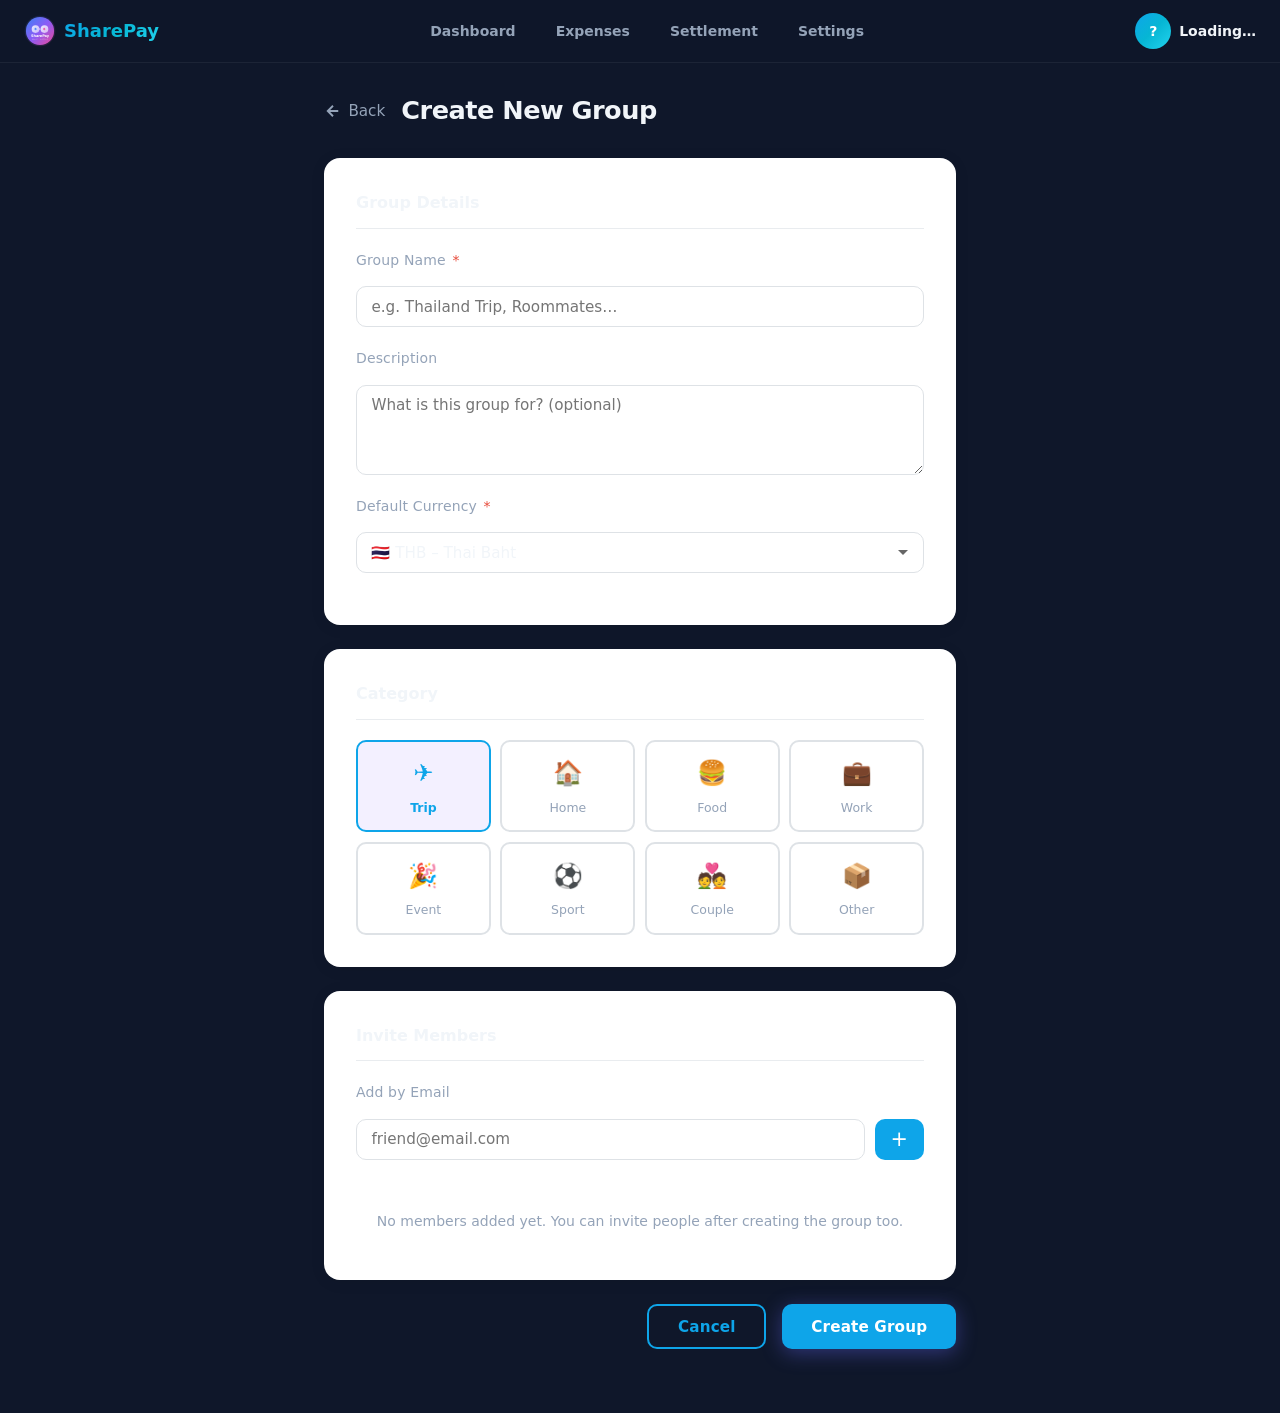
<file: pages/create-group.html>
<!DOCTYPE html>
<html lang="en">
<head>
  <meta charset="UTF-8" />
  <meta name="viewport" content="width=device-width, initial-scale=1.0" />
  <title>Create Group – SharePay</title>
  <link rel="icon" href="../assets/logo/logo.svg" type="image/svg+xml" />
  <link rel="stylesheet" href="../css/main.css" />
  <link rel="stylesheet" href="../css/member.css" />
  <link rel="stylesheet" href="../css/responsive.css" />
  <style>
    .create-group-container {
      max-width: 680px;
      margin: 0 auto;
      padding: 2rem 1.5rem 4rem;
    }
    .page-header {
      display: flex;
      align-items: center;
      gap: 1rem;
      margin-bottom: 2rem;
    }
    .btn-back {
      display: inline-flex;
      align-items: center;
      gap: 0.4rem;
      background: none;
      border: none;
      cursor: pointer;
      color: var(--text-secondary, #666);
      font-size: 0.95rem;
      padding: 0.4rem 0;
      transition: color 0.2s;
    }
    .btn-back:hover { color: var(--primary, #7c3aed); }
    .page-title { font-size: 1.6rem; font-weight: 700; color: var(--text-primary, #1a1a2e); margin: 0; }
    .card {
      background: var(--card-bg, #fff);
      border-radius: 16px;
      box-shadow: 0 2px 16px rgba(0,0,0,0.07);
      padding: 2rem;
      margin-bottom: 1.5rem;
    }
    .card-title {
      font-size: 1rem;
      font-weight: 600;
      color: var(--text-primary, #1a1a2e);
      margin: 0 0 1.25rem;
      padding-bottom: 0.75rem;
      border-bottom: 1px solid var(--border, #e9ecef);
    }
    .form-group { margin-bottom: 1.25rem; }
    .form-label {
      display: block;
      font-size: 0.875rem;
      font-weight: 500;
      color: var(--text-secondary, #555);
      margin-bottom: 0.45rem;
    }
    .form-label span { color: var(--danger, #e74c3c); margin-left: 2px; }
    .form-control {
      width: 100%;
      padding: 0.65rem 0.9rem;
      border: 1.5px solid var(--border, #dee2e6);
      border-radius: 10px;
      font-size: 0.95rem;
      color: var(--text-primary, #1a1a2e);
      background: var(--input-bg, #fafafa);
      transition: border-color 0.2s, box-shadow 0.2s;
      box-sizing: border-box;
    }
    .form-control:focus {
      outline: none;
      border-color: var(--primary, #7c3aed);
      box-shadow: 0 0 0 3px rgba(124,58,237,0.12);
      background: #fff;
    }
    .form-control.error { border-color: var(--danger, #e74c3c); }
    .error-msg { font-size: 0.8rem; color: var(--danger, #e74c3c); margin-top: 0.35rem; display: none; }
    .error-msg.show { display: block; }
    textarea.form-control { resize: vertical; min-height: 90px; }
    select.form-control { appearance: none; background-image: url("data:image/svg+xml,%3Csvg xmlns='http://www.w3.org/2000/svg' width='12' height='12' viewBox='0 0 12 12'%3E%3Cpath fill='%23666' d='M6 8L1 3h10z'/%3E%3C/svg%3E"); background-repeat: no-repeat; background-position: right 0.9rem center; padding-right: 2.2rem; }

    /* Members section */
    .members-input-row {
      display: flex;
      gap: 0.6rem;
      margin-bottom: 0.9rem;
    }
    .members-input-row .form-control { flex: 1; }
    .btn-add-member {
      flex-shrink: 0;
      background: var(--primary, #7c3aed);
      color: #fff;
      border: none;
      border-radius: 10px;
      padding: 0 1rem;
      font-size: 1.3rem;
      cursor: pointer;
      transition: background 0.2s;
      display: flex;
      align-items: center;
      justify-content: center;
    }
    .btn-add-member:hover { background: var(--primary-dark, #6d28d9); }
    .members-list { list-style: none; margin: 0; padding: 0; display: flex; flex-direction: column; gap: 0.5rem; }
    .member-tag {
      display: flex;
      align-items: center;
      justify-content: space-between;
      background: var(--tag-bg, #f3f0ff);
      border-radius: 8px;
      padding: 0.55rem 0.9rem;
      font-size: 0.9rem;
      color: var(--primary, #7c3aed);
      font-weight: 500;
    }
    .member-tag .remove-member {
      background: none;
      border: none;
      cursor: pointer;
      color: var(--text-secondary, #888);
      font-size: 1.1rem;
      line-height: 1;
      padding: 0;
      transition: color 0.2s;
    }
    .member-tag .remove-member:hover { color: var(--danger, #e74c3c); }
    .members-empty {
      text-align: center;
      color: var(--text-secondary, #aaa);
      font-size: 0.875rem;
      padding: 1rem 0;
    }

    /* Category icons */
    .category-grid {
      display: grid;
      grid-template-columns: repeat(4, 1fr);
      gap: 0.6rem;
      margin-top: 0.5rem;
    }
    .category-option { display: none; }
    .category-label {
      display: flex;
      flex-direction: column;
      align-items: center;
      gap: 0.3rem;
      padding: 0.8rem 0.4rem;
      border: 2px solid var(--border, #dee2e6);
      border-radius: 10px;
      cursor: pointer;
      transition: border-color 0.2s, background 0.2s;
      font-size: 0.78rem;
      color: var(--text-secondary, #555);
      text-align: center;
    }
    .category-label .icon { font-size: 1.5rem; }
    .category-option:checked + .category-label {
      border-color: var(--primary, #7c3aed);
      background: var(--tag-bg, #f3f0ff);
      color: var(--primary, #7c3aed);
      font-weight: 600;
    }

    /* Action buttons */
    .form-actions {
      display: flex;
      gap: 1rem;
      justify-content: flex-end;
      margin-top: 0.5rem;
    }
    .btn { border-radius: 10px; font-size: 0.95rem; font-weight: 600; padding: 0.7rem 1.8rem; cursor: pointer; border: none; transition: all 0.2s; }
    .btn-outline { background: none; border: 2px solid var(--primary, #7c3aed); color: var(--primary, #7c3aed); }
    .btn-outline:hover { background: var(--tag-bg, #f3f0ff); }
    .btn-primary { background: var(--primary, #7c3aed); color: #fff; }
    .btn-primary:hover { background: var(--primary-dark, #6d28d9); transform: translateY(-1px); box-shadow: 0 4px 12px rgba(124,58,237,0.25); }
    .btn-primary:disabled { opacity: 0.6; cursor: not-allowed; transform: none; box-shadow: none; }

    /* Alert */
    .alert {
      padding: 0.9rem 1.1rem;
      border-radius: 10px;
      font-size: 0.9rem;
      margin-bottom: 1rem;
      display: none;
    }
    .alert.show { display: block; }
    .alert-success { background: #d1fae5; color: #065f46; border: 1px solid #6ee7b7; }
    .alert-error { background: #fee2e2; color: #991b1b; border: 1px solid #fca5a5; }

    /* Loading spinner */
    .spinner { width: 18px; height: 18px; border: 2.5px solid rgba(255,255,255,0.4); border-top-color: #fff; border-radius: 50%; animation: spin 0.7s linear infinite; display: inline-block; vertical-align: middle; margin-right: 6px; }
    @keyframes spin { to { transform: rotate(360deg); } }
  </style>
</head>
<body>
  <!-- Navbar (consistent with existing pages) -->
  <nav class="navbar" id="navbar">
    <div class="nav-brand">
      <img src="../assets/logo/logo.svg" alt="SharePay" class="nav-logo" />
      <span class="nav-title">SharePay</span>
    </div>
    <div class="nav-links">
      <a href="../member.html" class="nav-link">Dashboard</a>
      <a href="expense-list.html" class="nav-link">Expenses</a>
      <a href="settlement.html" class="nav-link">Settlement</a>
      <a href="settings.html" class="nav-link">Settings</a>
    </div>
    <div class="nav-user" id="navUser">
      <span class="user-avatar" id="userAvatar">?</span>
      <span class="user-name" id="userName">Loading…</span>
    </div>
  </nav>

  <main class="create-group-container">
    <div class="page-header">
      <button class="btn-back" onclick="history.back()">
        <svg width="18" height="18" viewBox="0 0 24 24" fill="none" stroke="currentColor" stroke-width="2.5"><path d="M19 12H5M12 5l-7 7 7 7"/></svg>
        Back
      </button>
      <h1 class="page-title">Create New Group</h1>
    </div>

    <div id="alertBox" class="alert"></div>

    <!-- Basic Info -->
    <div class="card">
      <p class="card-title">Group Details</p>

      <div class="form-group">
        <label class="form-label" for="groupName">Group Name <span>*</span></label>
        <input type="text" id="groupName" class="form-control" placeholder="e.g. Thailand Trip, Roommates…" maxlength="60" />
        <p class="error-msg" id="nameError">Please enter a group name.</p>
      </div>

      <div class="form-group">
        <label class="form-label" for="groupDesc">Description</label>
        <textarea id="groupDesc" class="form-control" placeholder="What is this group for? (optional)" maxlength="200"></textarea>
      </div>

      <div class="form-group">
        <label class="form-label" for="groupCurrency">Default Currency <span>*</span></label>
        <select id="groupCurrency" class="form-control">
          <option value="THB">🇹🇭 THB – Thai Baht</option>
          <option value="USD">🇺🇸 USD – US Dollar</option>
          <option value="EUR">🇪🇺 EUR – Euro</option>
          <option value="GBP">🇬🇧 GBP – British Pound</option>
          <option value="JPY">🇯🇵 JPY – Japanese Yen</option>
          <option value="SGD">🇸🇬 SGD – Singapore Dollar</option>
          <option value="AUD">🇦🇺 AUD – Australian Dollar</option>
        </select>
      </div>
    </div>

    <!-- Category -->
    <div class="card">
      <p class="card-title">Category</p>
      <div class="category-grid">
        <input type="radio" name="category" id="cat-trip" value="trip" class="category-option" checked />
        <label class="category-label" for="cat-trip"><span class="icon">✈️</span>Trip</label>

        <input type="radio" name="category" id="cat-home" value="home" class="category-option" />
        <label class="category-label" for="cat-home"><span class="icon">🏠</span>Home</label>

        <input type="radio" name="category" id="cat-food" value="food" class="category-option" />
        <label class="category-label" for="cat-food"><span class="icon">🍔</span>Food</label>

        <input type="radio" name="category" id="cat-work" value="work" class="category-option" />
        <label class="category-label" for="cat-work"><span class="icon">💼</span>Work</label>

        <input type="radio" name="category" id="cat-event" value="event" class="category-option" />
        <label class="category-label" for="cat-event"><span class="icon">🎉</span>Event</label>

        <input type="radio" name="category" id="cat-sport" value="sport" class="category-option" />
        <label class="category-label" for="cat-sport"><span class="icon">⚽</span>Sport</label>

        <input type="radio" name="category" id="cat-couple" value="couple" class="category-option" />
        <label class="category-label" for="cat-couple"><span class="icon">💑</span>Couple</label>

        <input type="radio" name="category" id="cat-other" value="other" class="category-option" />
        <label class="category-label" for="cat-other"><span class="icon">📦</span>Other</label>
      </div>
    </div>

    <!-- Members -->
    <div class="card">
      <p class="card-title">Invite Members</p>

      <div class="form-group">
        <label class="form-label" for="memberEmail">Add by Email</label>
        <div class="members-input-row">
          <input type="email" id="memberEmail" class="form-control" placeholder="friend@email.com" />
          <button class="btn-add-member" id="btnAddMember" title="Add member">+</button>
        </div>
        <p class="error-msg" id="emailError">Please enter a valid email address.</p>
      </div>

      <ul class="members-list" id="membersList">
        <!-- members appended here -->
      </ul>
      <p class="members-empty" id="membersEmpty">No members added yet. You can invite people after creating the group too.</p>
    </div>

    <!-- Actions -->
    <div class="form-actions">
      <button class="btn btn-outline" onclick="history.back()">Cancel</button>
      <button class="btn btn-primary" id="btnCreate">Create Group</button>
    </div>
  </main>

  <!-- Scripts -->
  <script>
    // ── State ──────────────────────────────────────────────────────────────
    const members = [];

    // ── DOM refs ───────────────────────────────────────────────────────────
    const groupNameEl   = document.getElementById('groupName');
    const groupDescEl   = document.getElementById('groupDesc');
    const groupCurrEl   = document.getElementById('groupCurrency');
    const memberEmailEl = document.getElementById('memberEmail');
    const membersListEl = document.getElementById('membersList');
    const membersEmpty  = document.getElementById('membersEmpty');
    const btnCreate     = document.getElementById('btnCreate');
    const alertBox      = document.getElementById('alertBox');

    // ── Helpers ────────────────────────────────────────────────────────────
    function showAlert(msg, type = 'error') {
      alertBox.textContent = msg;
      alertBox.className = `alert alert-${type} show`;
      alertBox.scrollIntoView({ behavior: 'smooth', block: 'nearest' });
    }
    function hideAlert() { alertBox.className = 'alert'; }

    function showError(id, show = true) {
      document.getElementById(id).classList.toggle('show', show);
    }

    function renderMembers() {
      membersListEl.innerHTML = '';
      membersEmpty.style.display = members.length ? 'none' : 'block';
      members.forEach((email, i) => {
        const li = document.createElement('li');
        li.className = 'member-tag';
        li.innerHTML = `
          <span>📧 ${email}</span>
          <button class="remove-member" title="Remove" onclick="removeMember(${i})">✕</button>`;
        membersListEl.appendChild(li);
      });
    }

    function removeMember(idx) {
      members.splice(idx, 1);
      renderMembers();
    }

    function isValidEmail(e) { return /^[^\s@]+@[^\s@]+\.[^\s@]+$/.test(e.trim()); }

    // ── Add member ─────────────────────────────────────────────────────────
    document.getElementById('btnAddMember').addEventListener('click', () => {
      const email = memberEmailEl.value.trim().toLowerCase();
      showError('emailError', false);
      if (!isValidEmail(email)) { showError('emailError', true); return; }
      if (members.includes(email)) {
        memberEmailEl.classList.add('error');
        setTimeout(() => memberEmailEl.classList.remove('error'), 1500);
        return;
      }
      members.push(email);
      memberEmailEl.value = '';
      renderMembers();
    });

    memberEmailEl.addEventListener('keydown', e => {
      if (e.key === 'Enter') document.getElementById('btnAddMember').click();
    });

    // ── Create group ───────────────────────────────────────────────────────
    btnCreate.addEventListener('click', async () => {
      hideAlert();
      const name     = groupNameEl.value.trim();
      const desc     = groupDescEl.value.trim();
      const currency = groupCurrEl.value;
      const category = document.querySelector('input[name="category"]:checked')?.value || 'other';

      // Validation
      let valid = true;
      if (!name) { showError('nameError', true); groupNameEl.classList.add('error'); valid = false; }
      else       { showError('nameError', false); groupNameEl.classList.remove('error'); }

      if (!valid) return;

      // Loading state
      btnCreate.disabled = true;
      btnCreate.innerHTML = '<span class="spinner"></span>Creating…';

      try {
        // Use Auth + SP instead of Firebase
        const user = window.Auth?.current();
        if (!user) { window.location.href = '../login.html'; return; }

        renderMembers();

            const checkUser = setInterval(() => {
        const u = window.Auth?.current();
        if (u) {
          clearInterval(checkUser);
          const nameEl = document.getElementById('userName');
          const avatarEl = document.getElementById('userAvatar');
          if (nameEl) nameEl.textContent = u.displayName || u.email || 'User';
          if (avatarEl) avatarEl.textContent = (u.displayName || u.email || 'U')[0].toUpperCase();
        }
      }, 300);
    });
  </script>
<script src="../js/config.js"></script>
<script src="../js/storage.js"></script>
<script src="../js/auth.js"></script>
<script src="../js/ui.js"></script>
</body>
</html>
</file>
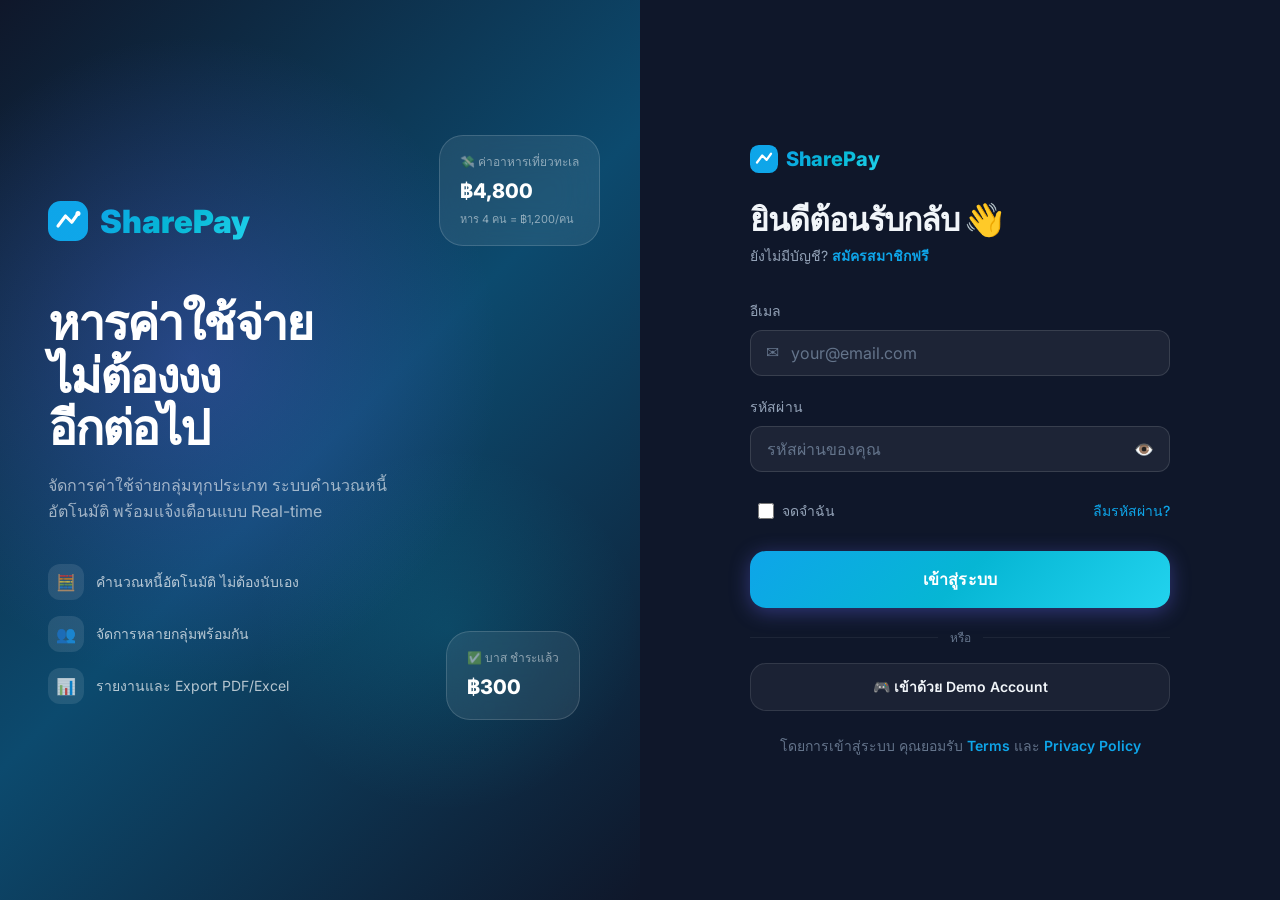
<file: pages/expense-list.html>
<!DOCTYPE html>
<html lang="en">
<head>
  <meta charset="UTF-8" />
  <meta name="viewport" content="width=device-width, initial-scale=1.0" />
  <title>Expenses – SharePay</title>
  <link rel="icon" href="../assets/logo/logo.svg" type="image/svg+xml" />
  <link rel="stylesheet" href="../css/main.css" />
  <link rel="stylesheet" href="../css/member.css" />
  <link rel="stylesheet" href="../css/responsive.css" />
  <style>
    .expenses-container { max-width: 820px; margin: 0 auto; padding: 2rem 1.5rem 4rem; }
    .page-header { display: flex; align-items: center; justify-content: space-between; margin-bottom: 1.75rem; flex-wrap: wrap; gap: 1rem; }
    .page-title { font-size: 1.6rem; font-weight: 700; color: var(--text-primary, #1a1a2e); margin: 0; }
    .header-actions { display: flex; gap: 0.75rem; align-items: center; }

    /* Stat cards */
    .stats-row { display: grid; grid-template-columns: repeat(3, 1fr); gap: 1rem; margin-bottom: 1.75rem; }
    .stat-card { background: var(--card-bg, #fff); border-radius: 14px; padding: 1.25rem 1.5rem; box-shadow: 0 2px 12px rgba(0,0,0,0.06); }
    .stat-label { font-size: 0.8rem; color: var(--text-secondary, #888); text-transform: uppercase; letter-spacing: 0.05em; margin-bottom: 0.35rem; }
    .stat-value { font-size: 1.6rem; font-weight: 700; color: var(--text-primary, #1a1a2e); }
    .stat-value.green { color: var(--success, #10b981); }
    .stat-value.red   { color: var(--danger, #ef4444); }

    /* Filters */
    .filters-row {
      display: flex;
      gap: 0.75rem;
      margin-bottom: 1.25rem;
      flex-wrap: wrap;
      align-items: center;
    }
    .search-wrap { position: relative; flex: 1; min-width: 200px; }
    .search-icon { position: absolute; left: 0.8rem; top: 50%; transform: translateY(-50%); color: #aaa; pointer-events: none; }
    .search-input {
      width: 100%;
      padding: 0.6rem 0.9rem 0.6rem 2.4rem;
      border: 1.5px solid var(--border, #dee2e6);
      border-radius: 10px;
      font-size: 0.9rem;
      background: var(--card-bg, #fff);
      color: var(--text-primary, #1a1a2e);
      box-sizing: border-box;
      transition: border-color 0.2s;
    }
    .search-input:focus { outline: none; border-color: var(--primary, #7c3aed); }
    .filter-select {
      padding: 0.6rem 2rem 0.6rem 0.8rem;
      border: 1.5px solid var(--border, #dee2e6);
      border-radius: 10px;
      font-size: 0.875rem;
      color: var(--text-primary, #1a1a2e);
      background: var(--card-bg, #fff) url("data:image/svg+xml,%3Csvg xmlns='http://www.w3.org/2000/svg' width='10' height='10' viewBox='0 0 12 12'%3E%3Cpath fill='%23666' d='M6 8L1 3h10z'/%3E%3C/svg%3E") no-repeat right 0.7rem center;
      appearance: none;
      cursor: pointer;
    }
    .filter-select:focus { outline: none; border-color: var(--primary, #7c3aed); }

    /* Expense list */
    .expense-list { display: flex; flex-direction: column; gap: 0.85rem; }
    .expense-card {
      background: var(--card-bg, #fff);
      border-radius: 14px;
      padding: 1.1rem 1.4rem;
      box-shadow: 0 2px 10px rgba(0,0,0,0.05);
      display: flex;
      align-items: center;
      gap: 1rem;
      transition: box-shadow 0.2s, transform 0.15s;
      cursor: pointer;
    }
    .expense-card:hover { box-shadow: 0 4px 20px rgba(124,58,237,0.12); transform: translateY(-1px); }
    .expense-icon {
      width: 46px;
      height: 46px;
      border-radius: 12px;
      display: flex;
      align-items: center;
      justify-content: center;
      font-size: 1.3rem;
      flex-shrink: 0;
      background: var(--tag-bg, #f3f0ff);
    }
    .expense-info { flex: 1; min-width: 0; }
    .expense-name { font-size: 0.95rem; font-weight: 600; color: var(--text-primary, #1a1a2e); margin: 0 0 0.2rem; white-space: nowrap; overflow: hidden; text-overflow: ellipsis; }
    .expense-meta { font-size: 0.8rem; color: var(--text-secondary, #888); }
    .expense-meta span { margin-right: 0.6rem; }
    .expense-right { text-align: right; flex-shrink: 0; }
    .expense-amount { font-size: 1.05rem; font-weight: 700; color: var(--text-primary, #1a1a2e); }
    .expense-share { font-size: 0.78rem; color: var(--text-secondary, #999); margin-top: 0.15rem; }
    .badge {
      display: inline-block;
      font-size: 0.7rem;
      font-weight: 600;
      padding: 0.2rem 0.55rem;
      border-radius: 999px;
      text-transform: uppercase;
      letter-spacing: 0.04em;
      margin-top: 0.25rem;
    }
    .badge-paid   { background: #d1fae5; color: #065f46; }
    .badge-owed   { background: #fee2e2; color: #991b1b; }
    .badge-split  { background: #ede9fe; color: #5b21b6; }

    /* Empty state */
    .empty-state { text-align: center; padding: 4rem 2rem; color: var(--text-secondary, #aaa); }
    .empty-state .empty-icon { font-size: 3.5rem; margin-bottom: 1rem; }
    .empty-state p { font-size: 1rem; margin: 0 0 1.5rem; }

    /* Loading skeleton */
    .skeleton { background: linear-gradient(90deg, #f0f0f0 25%, #e0e0e0 50%, #f0f0f0 75%); background-size: 200% 100%; animation: shimmer 1.4s infinite; border-radius: 8px; }
    @keyframes shimmer { 0% { background-position: 200% 0; } 100% { background-position: -200% 0; } }
    .skel-card { height: 72px; border-radius: 14px; margin-bottom: 0.85rem; }

    /* Pagination */
    .pagination { display: flex; justify-content: center; gap: 0.5rem; margin-top: 2rem; flex-wrap: wrap; }
    .page-btn {
      width: 36px;
      height: 36px;
      border-radius: 8px;
      border: 1.5px solid var(--border, #dee2e6);
      background: var(--card-bg, #fff);
      color: var(--text-primary, #555);
      font-size: 0.875rem;
      cursor: pointer;
      display: flex;
      align-items: center;
      justify-content: center;
      transition: all 0.2s;
    }
    .page-btn:hover,
    .page-btn.active { background: var(--primary, #7c3aed); color: #fff; border-color: var(--primary, #7c3aed); }
    .page-btn:disabled { opacity: 0.4; cursor: not-allowed; }

    /* Buttons */
    .btn { border-radius: 10px; font-size: 0.875rem; font-weight: 600; padding: 0.6rem 1.3rem; cursor: pointer; border: none; transition: all 0.2s; display: inline-flex; align-items: center; gap: 0.4rem; }
    .btn-primary { background: var(--primary, #7c3aed); color: #fff; }
    .btn-primary:hover { background: var(--primary-dark, #6d28d9); }
    .btn-outline { background: none; border: 1.5px solid var(--primary, #7c3aed); color: var(--primary, #7c3aed); }
    .btn-outline:hover { background: var(--tag-bg, #f3f0ff); }

    /* Modal */
    .modal-overlay { display: none; position: fixed; inset: 0; background: rgba(0,0,0,0.45); z-index: 1000; align-items: center; justify-content: center; padding: 1rem; }
    .modal-overlay.open { display: flex; }
    .modal { background: var(--card-bg, #fff); border-radius: 18px; padding: 2rem; width: 100%; max-width: 480px; position: relative; box-shadow: 0 20px 60px rgba(0,0,0,0.18); animation: fadeUp 0.25s ease; }
    @keyframes fadeUp { from { opacity:0; transform: translateY(20px); } to { opacity:1; transform: translateY(0); } }
    .modal-close { position: absolute; top: 1rem; right: 1rem; background: none; border: none; font-size: 1.4rem; cursor: pointer; color: var(--text-secondary, #888); }
    .modal-title { font-size: 1.2rem; font-weight: 700; margin: 0 0 1.25rem; }
    .detail-row { display: flex; justify-content: space-between; align-items: center; padding: 0.6rem 0; border-bottom: 1px solid var(--border, #f0f0f0); font-size: 0.9rem; }
    .detail-row:last-child { border-bottom: none; }
    .detail-label { color: var(--text-secondary, #888); }
    .detail-value { font-weight: 600; color: var(--text-primary, #1a1a2e); }
    .modal-actions { display: flex; gap: 0.75rem; margin-top: 1.25rem; justify-content: flex-end; }
    .btn-danger { background: var(--danger, #ef4444); color: #fff; }
    .btn-danger:hover { background: #dc2626; }
  </style>
</head>
<body>
  <!-- Navbar -->
  <nav class="navbar" id="navbar">
    <div class="nav-brand">
      <img src="../assets/logo/logo.svg" alt="SharePay" class="nav-logo" />
      <span class="nav-title">SharePay</span>
    </div>
    <div class="nav-links">
      <a href="../member.html" class="nav-link">Dashboard</a>
      <a href="expense-list.html" class="nav-link active">Expenses</a>
      <a href="settlement.html" class="nav-link">Settlement</a>
      <a href="settings.html" class="nav-link">Settings</a>
    </div>
    <div class="nav-user" id="navUser">
      <span class="user-avatar" id="userAvatar">?</span>
      <span class="user-name" id="userName">Loading…</span>
    </div>
  </nav>

  <main class="expenses-container">
    <div class="page-header">
      <h1 class="page-title">Expenses</h1>
      <div class="header-actions">
        <button class="btn btn-outline" id="btnExport">
          <svg width="15" height="15" viewBox="0 0 24 24" fill="none" stroke="currentColor" stroke-width="2.5"><path d="M21 15v4a2 2 0 01-2 2H5a2 2 0 01-2-2v-4M7 10l5 5 5-5M12 15V3"/></svg>
          Export
        </button>
        <a href="../member.html#add-expense" class="btn btn-primary">
          + Add Expense
        </a>
      </div>
    </div>

    <!-- Stats -->
    <div class="stats-row" id="statsRow">
      <div class="stat-card"><div class="stat-label">Total Expenses</div><div class="stat-value" id="statTotal">—</div></div>
      <div class="stat-card"><div class="stat-label">You Are Owed</div><div class="stat-value green" id="statOwed">—</div></div>
      <div class="stat-card"><div class="stat-label">You Owe</div><div class="stat-value red" id="statOwe">—</div></div>
    </div>

    <!-- Filters -->
    <div class="filters-row">
      <div class="search-wrap">
        <svg class="search-icon" width="16" height="16" viewBox="0 0 24 24" fill="none" stroke="currentColor" stroke-width="2.5"><circle cx="11" cy="11" r="8"/><path d="M21 21l-4.35-4.35"/></svg>
        <input type="text" class="search-input" id="searchInput" placeholder="Search expenses…" />
      </div>
      <select class="filter-select" id="filterGroup">
        <option value="">All Groups</option>
      </select>
      <select class="filter-select" id="filterCategory">
        <option value="">All Categories</option>
        <option value="food">🍔 Food</option>
        <option value="transport">🚗 Transport</option>
        <option value="accommodation">🏨 Accommodation</option>
        <option value="activity">🎢 Activity</option>
        <option value="shopping">🛍️ Shopping</option>
        <option value="utilities">💡 Utilities</option>
        <option value="other">📦 Other</option>
      </select>
      <select class="filter-select" id="filterSort">
        <option value="newest">Newest First</option>
        <option value="oldest">Oldest First</option>
        <option value="highest">Highest Amount</option>
        <option value="lowest">Lowest Amount</option>
      </select>
    </div>

    <!-- List -->
    <div id="loadingState">
      <div class="skeleton skel-card"></div>
      <div class="skeleton skel-card"></div>
      <div class="skeleton skel-card"></div>
    </div>
    <div class="expense-list" id="expenseList" style="display:none;"></div>
    <div class="empty-state" id="emptyState" style="display:none;">
      <div class="empty-icon">💸</div>
      <p>No expenses found.</p>
      <a href="../member.html#add-expense" class="btn btn-primary">Add First Expense</a>
    </div>
    <div class="pagination" id="pagination"></div>
  </main>

  <!-- Expense Detail Modal -->
  <div class="modal-overlay" id="expenseModal">
    <div class="modal">
      <button class="modal-close" id="modalClose">✕</button>
      <h2 class="modal-title" id="modalTitle">Expense Details</h2>
      <div id="modalContent"></div>
      <div class="modal-actions" id="modalActions"></div>
    </div>
  </div>

  <script>
  document.addEventListener('DOMContentLoaded', () => {
    const user = window.Auth?.current();
    if (!user) { window.location.href = '../login.html'; return; }
    SharePay.initTheme();
    SharePay.populateNavUser(user);

    const CATS = {
      food:'🍜 ค่าอาหาร', fuel:'⛽ ค่าน้ำมัน', accommodation:'🏨 ค่าที่พัก',
      transport:'🚌 ค่าเดินทาง', drinks:'🥤 เครื่องดื่ม', entertainment:'🎭 ความบันเทิง',
      shopping:'🛍️ ช้อปปิ้ง', other:'📦 อื่นๆ'
    };

    function renderList(filter = 'all') {
      const tbody = document.getElementById('expense-tbody') || document.querySelector('tbody');
      if (!tbody) return;
      let expenses = window.SP.Expenses.getByMember(user.id);
      if (filter !== 'all') expenses = expenses.filter(e => e.category === filter);
      if (expenses.length === 0) {
        tbody.innerHTML = '<tr><td colspan="6" style="text-align:center;padding:2rem;color:var(--text-secondary)">ยังไม่มีค่าใช้จ่าย</td></tr>';
        return;
      }
      tbody.innerHTML = expenses.map(e => {
        const isMine = e.paidById === user.id;
        const split = e.splitAmount || e.amount / Math.max(1,(e.splitMemberIds||[]).length);
        return `<tr>
          <td>${e.title}</td>
          <td>${CATS[e.category]||e.category}</td>
          <td>฿${Number(e.amount).toLocaleString()}</td>
          <td>${e.paidByName||'-'}</td>
          <td><span class="${isMine?'positive':'negative'}">${isMine?'+':'-'}฿${Number(split).toFixed(2)}</span></td>
          <td>${new Date(e.createdAt).toLocaleDateString('th-TH')}</td>
        </tr>`;
      }).join('');
    }

    renderList();

    document.querySelectorAll('[data-cat]').forEach(btn => {
      btn.addEventListener('click', () => {
        document.querySelectorAll('[data-cat]').forEach(b => b.classList.remove('active'));
        btn.classList.add('active');
        renderList(btn.dataset.cat);
      });
    });

    document.querySelectorAll('[data-action="logout"],.logout-btn').forEach(b =>
      b.addEventListener('click', e => { e.preventDefault(); window.Auth.logout(); })
    );
  });
</script>
<script src="../js/config.js"></script>
<script src="../js/storage.js"></script>
<script src="../js/auth.js"></script>
<script src="../js/ui.js"></script>
</body>
</html>
</file>
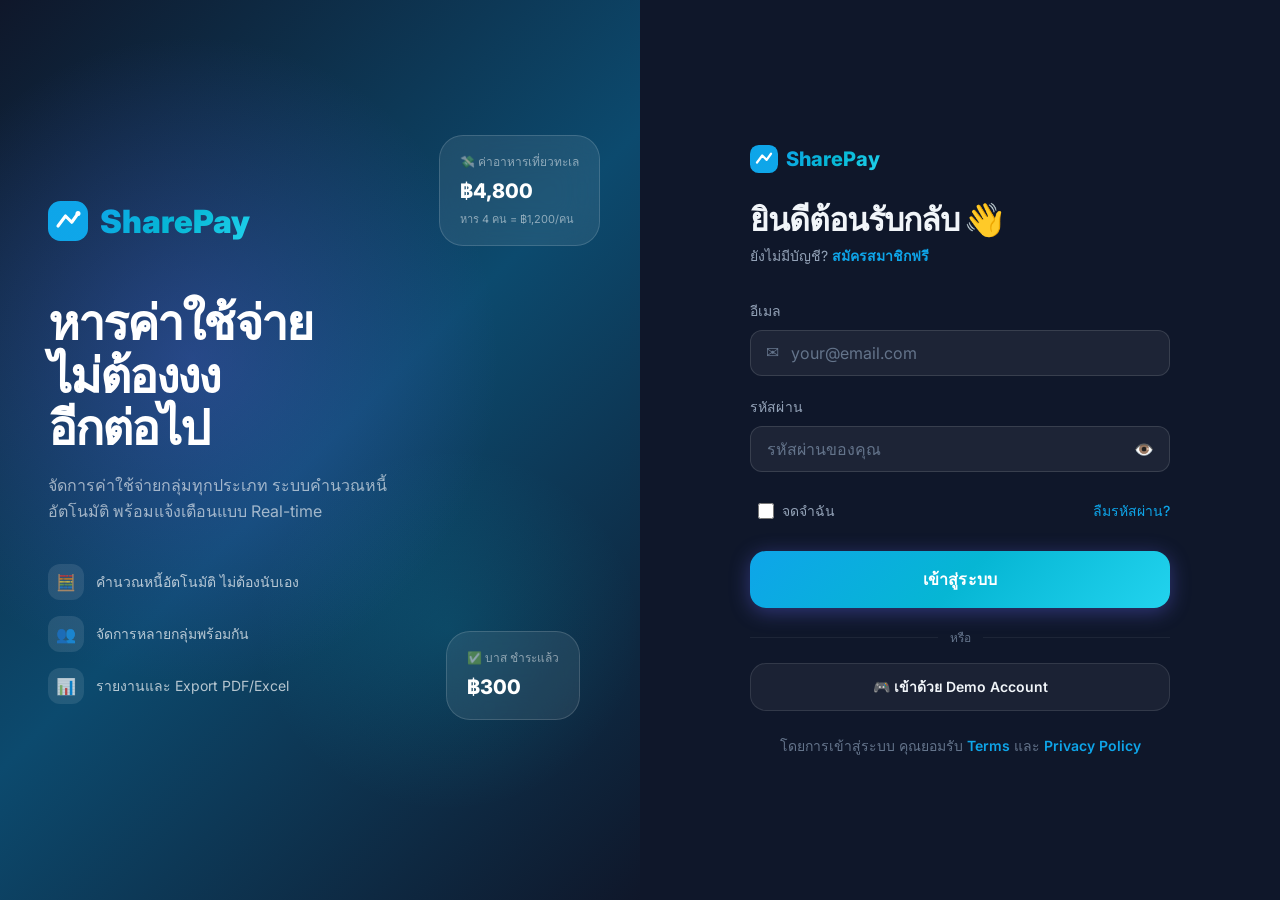
<file: pages/settings.html>
<!DOCTYPE html>
<html lang="en">
<head>
  <meta charset="UTF-8" />
  <meta name="viewport" content="width=device-width, initial-scale=1.0" />
  <title>Settings – SharePay</title>
  <link rel="icon" href="../assets/logo/logo.svg" type="image/svg+xml" />
  <link rel="stylesheet" href="../css/main.css" />
  <link rel="stylesheet" href="../css/member.css" />
  <link rel="stylesheet" href="../css/responsive.css" />
  <style>
    /* ── Settings-specific styles ── */
    .settings-layout {
      display: grid;
      grid-template-columns: 220px 1fr;
      gap: 1.5rem;
      align-items: start;
    }
    @media (max-width: 768px) {
      .settings-layout { grid-template-columns: 1fr; }
      .settings-tabs   { display: flex; flex-wrap: wrap; gap: .5rem; }
      .tab-btn         { flex: 1 1 auto; text-align: center; justify-content: center; }
    }

    /* Side tab list */
    .settings-tabs {
      display: flex;
      flex-direction: column;
      gap: .3rem;
      background: var(--glass-bg);
      border: 1px solid var(--glass-border);
      border-radius: 1rem;
      padding: .75rem;
      backdrop-filter: blur(12px);
      position: sticky;
      top: 1rem;
    }
    .tab-btn {
      display: flex;
      align-items: center;
      gap: .65rem;
      padding: .7rem .9rem;
      border-radius: .65rem;
      border: none;
      background: transparent;
      color: var(--text-secondary);
      font-size: .88rem;
      font-weight: 600;
      cursor: pointer;
      text-align: left;
      transition: background .15s, color .15s;
    }
    .tab-btn .icon { font-size: 1.05rem; }
    .tab-btn:hover      { background: rgba(99,102,241,.12); color: var(--text-primary); }
    .tab-btn.active     { background: linear-gradient(135deg, rgba(99,102,241,.25), rgba(139,92,246,.2)); color: var(--primary); }

    /* Panel card */
    .settings-panel { display: none; }
    .settings-panel.active { display: block; }

    .panel-card {
      background: var(--glass-bg);
      backdrop-filter: blur(12px);
      border: 1px solid var(--glass-border);
      border-radius: 1.25rem;
      padding: 1.75rem;
      margin-bottom: 1.25rem;
    }
    .panel-card h3 {
      font-size: 1rem;
      font-weight: 700;
      margin: 0 0 1.25rem;
      padding-bottom: .75rem;
      border-bottom: 1px solid var(--glass-border);
      display: flex;
      align-items: center;
      gap: .5rem;
    }

    /* Form fields */
    .form-row { margin-bottom: 1.1rem; }
    .form-row label {
      display: block;
      font-size: .8rem;
      font-weight: 600;
      color: var(--text-secondary);
      margin-bottom: .4rem;
      text-transform: uppercase;
      letter-spacing: .05em;
    }
    .form-input, .form-select {
      width: 100%;
      background: rgba(255,255,255,.06);
      border: 1px solid var(--glass-border);
      border-radius: .65rem;
      padding: .65rem .9rem;
      font-size: .9rem;
      color: var(--text-primary);
      outline: none;
      transition: border-color .2s, box-shadow .2s;
      box-sizing: border-box;
    }
    .form-input:focus, .form-select:focus {
      border-color: var(--primary);
      box-shadow: 0 0 0 3px rgba(99,102,241,.2);
    }
    .form-select option { background: #1a1b2e; color: #fff; }
    .form-hint { font-size: .75rem; color: var(--text-secondary); margin-top: .3rem; }

    /* Avatar upload */
    .avatar-row {
      display: flex;
      align-items: center;
      gap: 1.25rem;
      margin-bottom: 1.5rem;
    }
    .avatar-preview {
      width: 72px; height: 72px;
      border-radius: 50%;
      background: linear-gradient(135deg, var(--primary), var(--secondary));
      display: flex; align-items: center; justify-content: center;
      font-size: 1.8rem; font-weight: 800; color: #fff;
      flex-shrink: 0;
      overflow: hidden;
    }
    .avatar-preview img { width: 100%; height: 100%; object-fit: cover; }
    .avatar-actions { display: flex; flex-direction: column; gap: .4rem; }
    .btn-upload {
      background: linear-gradient(135deg, var(--primary), var(--secondary));
      color: #fff; border: none; border-radius: .6rem;
      padding: .45rem .9rem; font-size: .82rem; font-weight: 600;
      cursor: pointer;
    }
    .btn-remove {
      background: transparent; border: 1px solid var(--glass-border);
      color: var(--text-secondary); border-radius: .6rem;
      padding: .45rem .9rem; font-size: .82rem; font-weight: 600;
      cursor: pointer;
    }

    /* Toggle switch */
    .toggle-row {
      display: flex;
      align-items: center;
      justify-content: space-between;
      padding: .85rem 0;
      border-bottom: 1px solid rgba(255,255,255,.05);
    }
    .toggle-row:last-child { border-bottom: none; }
    .toggle-info .label  { font-size: .9rem; font-weight: 600; }
    .toggle-info .sublabel { font-size: .78rem; color: var(--text-secondary); margin-top: .15rem; }

    .toggle {
      position: relative;
      width: 44px; height: 24px;
      flex-shrink: 0;
    }
    .toggle input { opacity: 0; width: 0; height: 0; }
    .toggle-slider {
      position: absolute; inset: 0;
      background: rgba(255,255,255,.15);
      border-radius: 12px;
      cursor: pointer;
      transition: background .2s;
    }
    .toggle-slider::before {
      content: '';
      position: absolute;
      width: 18px; height: 18px;
      left: 3px; top: 3px;
      background: #fff;
      border-radius: 50%;
      transition: transform .2s;
    }
    .toggle input:checked + .toggle-slider { background: var(--primary); }
    .toggle input:checked + .toggle-slider::before { transform: translateX(20px); }

    /* Currency / plan selector */
    .plan-grid {
      display: grid;
      grid-template-columns: repeat(auto-fit, minmax(130px, 1fr));
      gap: .75rem;
    }
    .plan-card {
      border: 1px solid var(--glass-border);
      border-radius: .85rem;
      padding: 1rem;
      text-align: center;
      cursor: pointer;
      transition: border-color .2s, background .2s;
    }
    .plan-card:hover { border-color: var(--primary); background: rgba(99,102,241,.08); }
    .plan-card.selected { border-color: var(--primary); background: rgba(99,102,241,.15); }
    .plan-card .plan-name  { font-weight: 700; font-size: .95rem; }
    .plan-card .plan-price { font-size: .82rem; color: var(--text-secondary); margin-top: .2rem; }
    .plan-badge {
      display: inline-block;
      background: var(--primary); color: #fff;
      font-size: .65rem; font-weight: 700; padding: .1rem .4rem; border-radius: 4px;
      margin-top: .3rem;
    }

    /* Danger zone */
    .danger-zone { border-color: rgba(248,113,113,.35); }
    .danger-zone h3 { color: #f87171; }
    .btn-danger {
      background: transparent;
      border: 1px solid #f87171;
      color: #f87171;
      border-radius: .65rem;
      padding: .55rem 1.1rem;
      font-size: .88rem; font-weight: 600;
      cursor: pointer;
      transition: background .2s, color .2s;
    }
    .btn-danger:hover { background: #f87171; color: #fff; }
    .danger-actions { display: flex; gap: .75rem; flex-wrap: wrap; margin-top: .5rem; }

    /* Save row */
    .save-row { display: flex; justify-content: flex-end; gap: .75rem; margin-top: .5rem; }
    .btn-save {
      background: linear-gradient(135deg, var(--primary), var(--secondary));
      color: #fff; border: none; border-radius: .65rem;
      padding: .6rem 1.4rem; font-size: .9rem; font-weight: 600;
      cursor: pointer; transition: opacity .2s;
    }
    .btn-save:hover { opacity: .88; }
    .btn-cancel-sm {
      background: transparent;
      border: 1px solid var(--glass-border);
      color: var(--text-secondary);
      border-radius: .65rem;
      padding: .6rem 1.1rem; font-size: .9rem; font-weight: 600;
      cursor: pointer;
    }

    /* Toast */
    .toast {
      position: fixed; bottom: 1.5rem; right: 1.5rem;
      background: linear-gradient(135deg, var(--primary), var(--secondary));
      color: #fff; padding: .75rem 1.25rem;
      border-radius: .85rem; font-weight: 600; font-size: .9rem;
      box-shadow: 0 8px 24px rgba(99,102,241,.4);
      opacity: 0; transform: translateY(12px);
      transition: opacity .3s, transform .3s;
      pointer-events: none; z-index: 9999;
    }
    .toast.show { opacity: 1; transform: translateY(0); }
  </style>
</head>
<body class="has-sidebar">

<!-- ════════════════════  SIDEBAR NAV  ════════════════════ -->
<aside class="sidebar" id="sidebar">
  <div class="sidebar-logo">
    <a href="../index.html">
      <img src="../assets/logo/logo.svg" alt="SharePay" height="36" />
    </a>
    <button class="sidebar-close" id="sidebarClose" aria-label="Close menu">✕</button>
  </div>

  <nav class="sidebar-nav">
    <a href="../index.html"         class="nav-item"><span class="nav-icon">🏠</span> Dashboard</a>
    <a href="../member.html"        class="nav-item"><span class="nav-icon">👥</span> Groups</a>
    <a href="expense-list.html"  class="nav-item"><span class="nav-icon">💸</span> Expenses</a>
    <a href="settlement.html"    class="nav-item"><span class="nav-icon">🤝</span> Settlements</a>
    <a href="settings.html"      class="nav-item active"><span class="nav-icon">⚙️</span> Settings</a>
  </nav>

  <div class="sidebar-footer">
    <a href="../login.html" class="nav-item" id="logoutBtn" onclick="event.preventDefault(); window.Auth.logout();"><span class="nav-icon">🚪</span> Logout</a>
  </div>
</aside>

<!-- ════════════════════  TOPBAR  ════════════════════ -->
<div class="topbar">
  <button class="menu-toggle" id="menuToggle" aria-label="Open menu">☰</button>
  <div class="topbar-title">Settings</div>
  <div class="topbar-actions">
    <button class="btn-icon" title="Notifications">🔔</button>
  </div>
</div>

<!-- ════════════════════  MAIN CONTENT  ════════════════════ -->
<main class="main-content">
  <div class="settings-layout">

    <!-- ── Left: Tab navigation ── -->
    <div class="settings-tabs">
      <button class="tab-btn active" data-panel="profile"       onclick="switchTab(this, 'profile')">
        <span class="icon">👤</span> Profile
      </button>
      <button class="tab-btn" data-panel="notifications"        onclick="switchTab(this, 'notifications')">
        <span class="icon">🔔</span> Notifications
      </button>
      <button class="tab-btn" data-panel="preferences"          onclick="switchTab(this, 'preferences')">
        <span class="icon">🎨</span> Preferences
      </button>
      <button class="tab-btn" data-panel="subscription"         onclick="switchTab(this, 'subscription')">
        <span class="icon">💎</span> Plan
      </button>
      <button class="tab-btn" data-panel="security"             onclick="switchTab(this, 'security')">
        <span class="icon">🔒</span> Security
      </button>
      <button class="tab-btn" data-panel="danger"               onclick="switchTab(this, 'danger')">
        <span class="icon">⚠️</span> Danger Zone
      </button>
    </div>

    <!-- ── Right: Panels ── -->
    <div>

      <!-- PROFILE -->
      <div class="settings-panel active" id="panel-profile">
        <div class="panel-card">
          <h3>👤 Profile Information</h3>
          <div class="avatar-row">
            <div class="avatar-preview" id="avatarPreview">U</div>
            <div class="avatar-actions">
              <button class="btn-upload" onclick="document.getElementById('avatarInput').click()">Upload Photo</button>
              <button class="btn-remove" onclick="removeAvatar()">Remove</button>
              <input type="file" id="avatarInput" accept="image/*" style="display:none" onchange="previewAvatar(event)" />
            </div>
          </div>
          <div class="form-row">
            <label>Display Name</label>
            <input type="text" class="form-input" id="displayName" placeholder="Your name" />
          </div>
          <div class="form-row">
            <label>Email Address</label>
            <input type="email" class="form-input" id="emailField" placeholder="you@example.com" />
            <p class="form-hint">Changing email requires re-verification.</p>
          </div>
          <div class="form-row">
            <label>Phone Number</label>
            <input type="tel" class="form-input" id="phoneField" placeholder="+66 81 234 5678" />
          </div>
          <div class="form-row">
            <label>Bio</label>
            <textarea class="form-input" id="bioField" rows="3" placeholder="A short bio…" style="resize:vertical;"></textarea>
          </div>
          <div class="save-row">
            <button class="btn-cancel-sm" onclick="loadProfileData()">Reset</button>
            <button class="btn-save" onclick="saveProfile()">Save Changes</button>
          </div>
        </div>
      </div>

      <!-- NOTIFICATIONS -->
      <div class="settings-panel" id="panel-notifications">
        <div class="panel-card">
          <h3>🔔 Notification Preferences</h3>
          <div class="toggle-row">
            <div class="toggle-info">
              <div class="label">Email Notifications</div>
              <div class="sublabel">Receive expense updates via email</div>
            </div>
            <label class="toggle"><input type="checkbox" id="emailNotif" checked /><span class="toggle-slider"></span></label>
          </div>
          <div class="toggle-row">
            <div class="toggle-info">
              <div class="label">Push Notifications</div>
              <div class="sublabel">Browser push alerts for new activity</div>
            </div>
            <label class="toggle"><input type="checkbox" id="pushNotif" checked /><span class="toggle-slider"></span></label>
          </div>
          <div class="toggle-row">
            <div class="toggle-info">
              <div class="label">Settlement Reminders</div>
              <div class="sublabel">Remind me 3 days before due date</div>
            </div>
            <label class="toggle"><input type="checkbox" id="settlRemind" checked /><span class="toggle-slider"></span></label>
          </div>
          <div class="toggle-row">
            <div class="toggle-info">
              <div class="label">New Group Invitations</div>
              <div class="sublabel">Alert when someone adds me to a group</div>
            </div>
            <label class="toggle"><input type="checkbox" id="groupInvite" checked /><span class="toggle-slider"></span></label>
          </div>
          <div class="toggle-row">
            <div class="toggle-info">
              <div class="label">Weekly Summary</div>
              <div class="sublabel">Get a weekly digest every Monday</div>
            </div>
            <label class="toggle"><input type="checkbox" id="weeklySummary" /><span class="toggle-slider"></span></label>
          </div>
          <div class="save-row">
            <button class="btn-save" onclick="saveNotifications()">Save Preferences</button>
          </div>
        </div>
      </div>

      <!-- PREFERENCES -->
      <div class="settings-panel" id="panel-preferences">
        <div class="panel-card">
          <h3>🎨 Display & Regional Preferences</h3>
          <div class="form-row">
            <label>Currency</label>
            <select class="form-select" id="currencySelect">
              <option value="USD">🇺🇸 USD – US Dollar</option>
              <option value="THB">🇹🇭 THB – Thai Baht</option>
              <option value="EUR">🇪🇺 EUR – Euro</option>
              <option value="GBP">🇬🇧 GBP – British Pound</option>
              <option value="JPY">🇯🇵 JPY – Japanese Yen</option>
              <option value="SGD">🇸🇬 SGD – Singapore Dollar</option>
            </select>
          </div>
          <div class="form-row">
            <label>Language</label>
            <select class="form-select" id="langSelect">
              <option value="en">English</option>
              <option value="th">ภาษาไทย (Thai)</option>
              <option value="ja">日本語 (Japanese)</option>
              <option value="zh">中文 (Chinese)</option>
            </select>
          </div>
          <div class="form-row">
            <label>Date Format</label>
            <select class="form-select" id="dateFormat">
              <option value="MM/DD/YYYY">MM/DD/YYYY</option>
              <option value="DD/MM/YYYY">DD/MM/YYYY</option>
              <option value="YYYY-MM-DD">YYYY-MM-DD</option>
            </select>
          </div>
          <div class="form-row">
            <label>Default Split Method</label>
            <select class="form-select" id="splitDefault">
              <option value="equal">Equal Split</option>
              <option value="percentage">Percentage Split</option>
              <option value="exact">Exact Amounts</option>
              <option value="shares">Shares</option>
            </select>
          </div>
          <div class="save-row">
            <button class="btn-save" onclick="savePreferences()">Save Preferences</button>
          </div>
        </div>
      </div>

      <!-- SUBSCRIPTION -->
      <div class="settings-panel" id="panel-subscription">
        <div class="panel-card">
          <h3>💎 Your Plan</h3>
          <div class="plan-grid">
            <div class="plan-card selected" id="plan-free" onclick="selectPlan('free')">
              <div class="plan-name">Free</div>
              <div class="plan-price">$0 / mo</div>
              <div class="plan-badge" style="background:#6b7280;">Current</div>
            </div>
            <div class="plan-card" id="plan-pro" onclick="selectPlan('pro')">
              <div class="plan-name">Pro</div>
              <div class="plan-price">$4.99 / mo</div>
              <div class="plan-badge">Popular</div>
            </div>
            <div class="plan-card" id="plan-team" onclick="selectPlan('team')">
              <div class="plan-name">Team</div>
              <div class="plan-price">$9.99 / mo</div>
            </div>
          </div>
          <div style="margin-top:1.5rem; padding:1rem; background:rgba(99,102,241,.1); border-radius:.75rem; font-size:.85rem; color:var(--text-secondary);">
            ✨ <strong style="color:var(--text-primary);">Pro</strong> includes unlimited groups, receipt scanning, CSV export, and priority support.
          </div>
        </div>
      </div>

      <!-- SECURITY -->
      <div class="settings-panel" id="panel-security">
        <div class="panel-card">
          <h3>🔒 Security</h3>
          <div class="form-row">
            <label>Current Password</label>
            <input type="password" class="form-input" id="currentPass" placeholder="••••••••" />
          </div>
          <div class="form-row">
            <label>New Password</label>
            <input type="password" class="form-input" id="newPass" placeholder="••••••••" />
            <p class="form-hint">Minimum 8 characters, include a number.</p>
          </div>
          <div class="form-row">
            <label>Confirm New Password</label>
            <input type="password" class="form-input" id="confirmPass" placeholder="••••••••" />
          </div>
          <div class="save-row">
            <button class="btn-save" onclick="changePassword()">Update Password</button>
          </div>
        </div>

        <div class="panel-card">
          <h3>🛡️ Two-Factor Authentication</h3>
          <div class="toggle-row">
            <div class="toggle-info">
              <div class="label">Enable 2FA</div>
              <div class="sublabel">Require OTP on every login</div>
            </div>
            <label class="toggle"><input type="checkbox" id="twofa" /><span class="toggle-slider"></span></label>
          </div>
          <div style="margin-top:1rem;">
            <button class="btn-save" style="font-size:.85rem; padding:.5rem 1rem;" onclick="showToast('2FA setup coming soon!')">
              Setup Authenticator App
            </button>
          </div>
        </div>
      </div>

      <!-- DANGER ZONE -->
      <div class="settings-panel" id="panel-danger">
        <div class="panel-card danger-zone">
          <h3>⚠️ Danger Zone</h3>
          <p style="color:var(--text-secondary); font-size:.9rem; margin:0 0 1rem;">
            These actions are <strong style="color:#f87171;">irreversible</strong>. Please proceed with caution.
          </p>
          <div class="danger-actions">
            <button class="btn-danger" onclick="confirmAction('Export your data?', exportData)">📦 Export Data</button>
            <button class="btn-danger" onclick="confirmAction('Clear all notifications?', clearNotifications)">🔕 Clear Notifications</button>
            <button class="btn-danger" onclick="confirmAction('Delete your account? This cannot be undone.', deleteAccount)">🗑️ Delete Account</button>
          </div>
        </div>
      </div>

    </div><!-- /right panels -->
  </div><!-- /settings-layout -->
</main>

<div class="toast" id="toast">Saved!</div>

<!-- ════════════════════  SCRIPTS  ════════════════════ -->
<script>
  // ── Sidebar ──
  const sidebar = document.getElementById('sidebar');
  document.getElementById('menuToggle').addEventListener('click',  () => sidebar.classList.add('open'));
  document.getElementById('sidebarClose').addEventListener('click',() => sidebar.classList.remove('open'));

  // ── Tab switching ──
  function switchTab(btn, panel) {
    document.querySelectorAll('.tab-btn').forEach(b => b.classList.remove('active'));
    document.querySelectorAll('.settings-panel').forEach(p => p.classList.remove('active'));
    btn.classList.add('active');
    document.getElementById('panel-' + panel).classList.add('active');
  }

  // ── Toast ──
  function showToast(msg = 'Saved!') {
    const t = document.getElementById('toast');
    t.textContent = msg;
    t.classList.add('show');
    setTimeout(() => t.classList.remove('show'), 2800);
  }

  // ── Avatar ──
  function previewAvatar(e) {
    const file = e.target.files[0];
    if (!file) return;
    const reader = new FileReader();
    reader.onload = ev => {
      const el = document.getElementById('avatarPreview');
      el.innerHTML = `<img src="${ev.target.result}" alt="avatar" />`;
    };
    reader.readAsDataURL(file);
  }
  function removeAvatar() {
    const el = document.getElementById('avatarPreview');
    el.innerHTML = el.getAttribute('data-init') || 'U';
  }

  // ── Profile ──
  function loadProfileData() {
    const user = window.Auth.current();
    if (user) {
      document.getElementById('displayName').value = user.name || '';
      document.getElementById('emailField').value  = user.email || '';
      const preview = document.getElementById('avatarPreview');
      const initials = (user.name || 'U')[0].toUpperCase();
      preview.setAttribute('data-init', initials);
      if (user.avatar) {
        preview.innerHTML = `<img src="${user.avatar}" alt="avatar" />`;
      } else if (!preview.querySelector('img')) {
        preview.textContent = initials;
      }
    }
  }
  function saveProfile() {
    const name = document.getElementById('displayName').value.trim();
    if (!name) { showToast('⚠️ กรุณากรอกชื่อ'); return; }
    const user = window.Auth.current();
    if (!user) { showToast('⚠️ กรุณาเข้าสู่ระบบก่อน'); return; }
    const imgEl = document.getElementById('avatarPreview').querySelector('img');
    const updated = window.SP.Members.update(user.id, { name, ...(imgEl ? { avatar: imgEl.src } : {}) });
    if (updated) {
      const { password, ...safe } = updated;
      window.Auth.setSession(safe);
    }
    showToast('✅ บันทึกข้อมูลโปรไฟล์สำเร็จ!');
  }

  // ── Notifications ──
  function saveNotifications() {
    const prefs = {
      email:   document.getElementById('emailNotif').checked,
      push:    document.getElementById('pushNotif').checked,
      remind:  document.getElementById('settlRemind').checked,
      invite:  document.getElementById('groupInvite').checked,
      weekly:  document.getElementById('weeklySummary').checked,
    };
    // db.collection('userSettings').doc(uid).set({ notifications: prefs }, { merge: true });
    localStorage.setItem('sp_notif_prefs', JSON.stringify(prefs));
    showToast('✅ Notification preferences saved!');
  }

  // ── Preferences ──
  function savePreferences() {
    const prefs = {
      currency:   document.getElementById('currencySelect').value,
      language:   document.getElementById('langSelect').value,
      dateFormat: document.getElementById('dateFormat').value,
      splitDefault: document.getElementById('splitDefault').value,
    };
    localStorage.setItem('sp_display_prefs', JSON.stringify(prefs));
    showToast('✅ Preferences saved!');
  }

  // ── Plan ──
  function selectPlan(plan) {
    document.querySelectorAll('.plan-card').forEach(c => c.classList.remove('selected'));
    document.getElementById('plan-' + plan).classList.add('selected');
    if (plan !== 'free') showToast('🔗 Redirecting to checkout… (Stripe integration)');
  }

  // ── Security ──
  function changePassword() {
    const cp = document.getElementById('currentPass').value;
    const np = document.getElementById('newPass').value;
    const cf = document.getElementById('confirmPass').value;
    if (np !== cf)      { showToast('⚠️ Passwords do not match'); return; }
    if (np.length < 8)  { showToast('⚠️ Password too short'); return; }
    const user = window.Auth.current();
    if (!user) { showToast('⚠️ กรุณาเข้าสู่ระบบก่อน'); return; }
    const full = window.SP.Members.getById(user.id);
    if (full && full.password !== cp) { showToast('⚠️ รหัสผ่านปัจจุบันไม่ถูกต้อง'); return; }
    window.SP.Members.update(user.id, { password: np });
    showToast('✅ เปลี่ยนรหัสผ่านสำเร็จ!');
    ['currentPass','newPass','confirmPass'].forEach(id => document.getElementById(id).value = '');
  }

  // ── Danger zone ──
  function confirmAction(msg, cb) {
    if (confirm(msg + '\n\nAre you absolutely sure?')) cb();
  }
  function exportData()         { showToast('📦 Export started — check your email'); }
  function clearNotifications() { showToast('🔕 Notifications cleared'); }
  function deleteAccount() {
    const user = window.Auth.current();
    if (user) {
      window.SP.Members.delete(user.id);
      window.Auth.clearSession();
      window.location.href = '../register.html';
    }
  }

  // ── Init ──
  document.addEventListener('DOMContentLoaded', () => {
    if (!window.Auth.guard()) return;
    document.documentElement.setAttribute('data-theme', localStorage.getItem('sharepay-theme') || 'dark');
    loadProfileData();
    // Restore saved prefs
    const dp = JSON.parse(localStorage.getItem('sp_display_prefs') || '{}');
    if (dp.currency)   document.getElementById('currencySelect').value  = dp.currency;
    if (dp.language)   document.getElementById('langSelect').value      = dp.language;
    if (dp.dateFormat) document.getElementById('dateFormat').value      = dp.dateFormat;
    if (dp.splitDefault) document.getElementById('splitDefault').value  = dp.splitDefault;
  });
</script>
<script src="../js/config.js"></script>
<script src="../js/storage.js"></script>
<script src="../js/auth.js"></script>
<script src="../js/ui.js"></script>
</body>
</html>
</file>
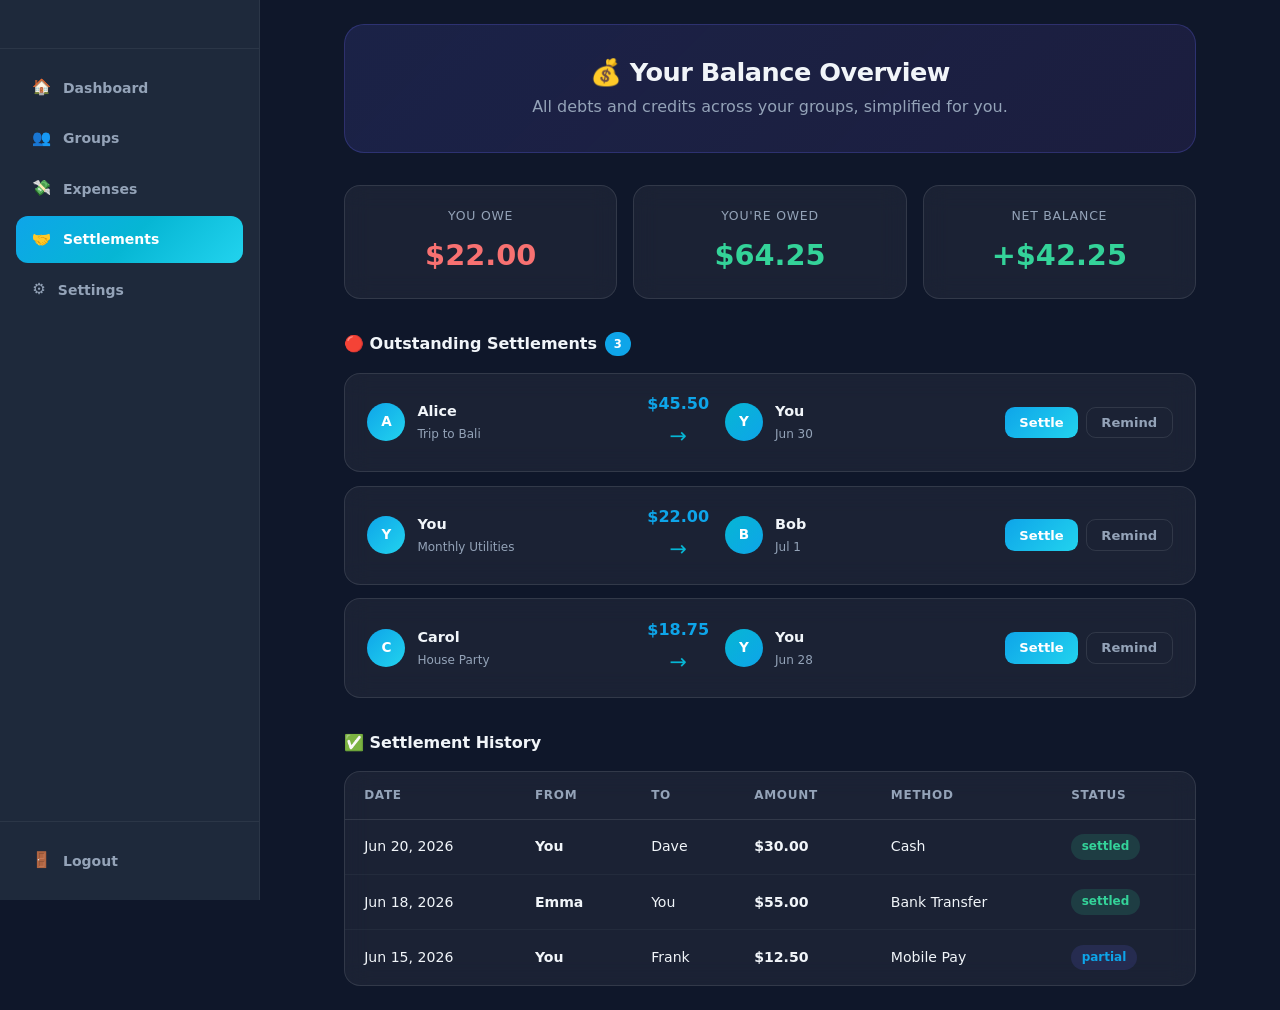
<file: pages/settlement.html>
<!DOCTYPE html>
<html lang="en">
<head>
  <meta charset="UTF-8" />
  <meta name="viewport" content="width=device-width, initial-scale=1.0" />
  <title>Settlements – SharePay</title>
  <link rel="icon" href="../assets/logo/logo.svg" type="image/svg+xml" />
  <link rel="stylesheet" href="../css/main.css" />
  <link rel="stylesheet" href="../css/member.css" />
  <link rel="stylesheet" href="../css/responsive.css" />
  <style>
    /* ── Settlement-specific styles ── */
    .settlement-hero {
      background: linear-gradient(135deg, rgba(99,102,241,0.15) 0%, rgba(139,92,246,0.10) 100%);
      border: 1px solid rgba(99,102,241,0.25);
      border-radius: 1.25rem;
      padding: 2rem;
      margin-bottom: 2rem;
      text-align: center;
    }
    .settlement-hero h2 { font-size: 1.6rem; font-weight: 700; margin: 0 0 .4rem; }
    .settlement-hero p  { color: var(--text-secondary); margin: 0; }

    .balance-cards {
      display: grid;
      grid-template-columns: repeat(auto-fit, minmax(180px, 1fr));
      gap: 1rem;
      margin-bottom: 2rem;
    }
    .balance-card {
      background: var(--glass-bg);
      backdrop-filter: blur(12px);
      border: 1px solid var(--glass-border);
      border-radius: 1rem;
      padding: 1.25rem;
      text-align: center;
    }
    .balance-card .label { font-size: .78rem; color: var(--text-secondary); text-transform: uppercase; letter-spacing: .06em; margin-bottom: .4rem; }
    .balance-card .amount { font-size: 1.8rem; font-weight: 800; }
    .balance-card.owed   .amount { color: #f87171; }
    .balance-card.owe    .amount { color: #34d399; }
    .balance-card.net    .amount { color: var(--primary); }

    /* Debt flow cards */
    .section-title {
      font-size: 1rem;
      font-weight: 600;
      margin: 0 0 1rem;
      color: var(--text-primary);
      display: flex;
      align-items: center;
      gap: .5rem;
    }
    .section-title span.badge {
      background: var(--primary);
      color: #fff;
      font-size: .72rem;
      padding: .15rem .55rem;
      border-radius: 99px;
    }

    .settlement-list { display: flex; flex-direction: column; gap: .85rem; margin-bottom: 2rem; }

    .settlement-item {
      background: var(--glass-bg);
      backdrop-filter: blur(12px);
      border: 1px solid var(--glass-border);
      border-radius: 1rem;
      padding: 1.1rem 1.4rem;
      display: flex;
      align-items: center;
      justify-content: space-between;
      gap: 1rem;
      transition: border-color .2s, transform .2s;
    }
    .settlement-item:hover { border-color: var(--primary); transform: translateY(-1px); }

    .settlement-item .parties {
      display: flex;
      align-items: center;
      gap: .75rem;
      flex: 1;
      min-width: 0;
    }
    .avatar {
      width: 38px; height: 38px;
      border-radius: 50%;
      background: linear-gradient(135deg, var(--primary), var(--secondary));
      display: flex; align-items: center; justify-content: center;
      font-weight: 700; font-size: .85rem; color: #fff;
      flex-shrink: 0;
    }
    .avatar.accent { background: linear-gradient(135deg, var(--accent), var(--primary)); }

    .party-name { font-weight: 600; font-size: .9rem; white-space: nowrap; overflow: hidden; text-overflow: ellipsis; }
    .party-sub  { font-size: .75rem; color: var(--text-secondary); margin-top: .1rem; }

    .arrow-block {
      display: flex;
      flex-direction: column;
      align-items: center;
      gap: .2rem;
      flex-shrink: 0;
    }
    .arrow-amount {
      font-size: 1rem;
      font-weight: 700;
      color: var(--primary);
      white-space: nowrap;
    }
    .arrow-icon { font-size: 1.3rem; color: var(--accent); }

    .settlement-actions { display: flex; gap: .5rem; flex-shrink: 0; }

    .btn-settle {
      background: linear-gradient(135deg, var(--primary), var(--secondary));
      color: #fff;
      border: none;
      border-radius: .6rem;
      padding: .45rem .9rem;
      font-size: .82rem;
      font-weight: 600;
      cursor: pointer;
      transition: opacity .2s, transform .15s;
      white-space: nowrap;
    }
    .btn-settle:hover { opacity: .88; transform: scale(1.03); }

    .btn-remind {
      background: transparent;
      color: var(--text-secondary);
      border: 1px solid var(--glass-border);
      border-radius: .6rem;
      padding: .45rem .9rem;
      font-size: .82rem;
      font-weight: 600;
      cursor: pointer;
      transition: border-color .2s, color .2s;
      white-space: nowrap;
    }
    .btn-remind:hover { border-color: var(--accent); color: var(--accent); }

    /* Status badge */
    .status-badge {
      display: inline-flex;
      align-items: center;
      gap: .35rem;
      font-size: .75rem;
      font-weight: 600;
      padding: .2rem .65rem;
      border-radius: 99px;
    }
    .status-badge.pending  { background: rgba(251,191,36,.15);  color: #fbbf24; }
    .status-badge.settled  { background: rgba(52,211,153,.15);  color: #34d399; }
    .status-badge.partial  { background: rgba(99,102,241,.15);  color: var(--primary); }

    /* History table */
    .history-card {
      background: var(--glass-bg);
      backdrop-filter: blur(12px);
      border: 1px solid var(--glass-border);
      border-radius: 1rem;
      overflow: hidden;
    }
    .history-card table { width: 100%; border-collapse: collapse; }
    .history-card th {
      text-align: left;
      padding: .85rem 1.2rem;
      font-size: .75rem;
      color: var(--text-secondary);
      text-transform: uppercase;
      letter-spacing: .06em;
      border-bottom: 1px solid var(--glass-border);
      white-space: nowrap;
    }
    .history-card td {
      padding: .9rem 1.2rem;
      font-size: .88rem;
      border-bottom: 1px solid rgba(255,255,255,.04);
    }
    .history-card tr:last-child td { border-bottom: none; }
    .history-card tr:hover td { background: rgba(99,102,241,.05); }

    /* Modal overlay */
    .modal-overlay {
      display: none;
      position: fixed; inset: 0;
      background: rgba(0,0,0,.6);
      backdrop-filter: blur(4px);
      z-index: 1000;
      align-items: center;
      justify-content: center;
    }
    .modal-overlay.active { display: flex; }
    .modal-box {
      background: #1a1b2e;
      border: 1px solid var(--glass-border);
      border-radius: 1.25rem;
      padding: 2rem;
      width: min(460px, 92vw);
      box-shadow: 0 25px 60px rgba(0,0,0,.6);
    }
    .modal-box h3 { margin: 0 0 .5rem; font-size: 1.2rem; }
    .modal-box p  { color: var(--text-secondary); font-size: .9rem; margin: 0 0 1.5rem; }
    .modal-methods { display: flex; flex-direction: column; gap: .7rem; margin-bottom: 1.5rem; }
    .method-btn {
      display: flex; align-items: center; gap: 1rem;
      background: var(--glass-bg);
      border: 1px solid var(--glass-border);
      border-radius: .85rem;
      padding: .9rem 1.1rem;
      cursor: pointer;
      transition: border-color .2s;
      color: var(--text-primary);
      font-size: .9rem; font-weight: 600;
    }
    .method-btn:hover { border-color: var(--primary); }
    .method-btn .icon { font-size: 1.4rem; }
    .modal-footer { display: flex; gap: .75rem; justify-content: flex-end; }
    .btn-cancel {
      background: transparent;
      border: 1px solid var(--glass-border);
      color: var(--text-secondary);
      border-radius: .65rem;
      padding: .55rem 1.1rem;
      font-size: .88rem; font-weight: 600;
      cursor: pointer;
    }
    .btn-confirm {
      background: linear-gradient(135deg, var(--primary), var(--secondary));
      color: #fff;
      border: none;
      border-radius: .65rem;
      padding: .55rem 1.3rem;
      font-size: .88rem; font-weight: 600;
      cursor: pointer;
    }

    /* Empty state */
    .empty-state {
      text-align: center;
      padding: 3rem 1rem;
      color: var(--text-secondary);
    }
    .empty-state .icon { font-size: 3rem; margin-bottom: 1rem; }
    .empty-state p { margin: .4rem 0; }
    .empty-state .big { font-size: 1.05rem; font-weight: 600; color: var(--text-primary); }
  </style>
</head>
<body class="has-sidebar">

<!-- ════════════════════  SIDEBAR NAV  ════════════════════ -->
<aside class="sidebar" id="sidebar">
  <div class="sidebar-logo">
    <a href="../index.html">
      <img src="../assets/logo/logo.svg" alt="SharePay" height="36" />
    </a>
    <button class="sidebar-close" id="sidebarClose" aria-label="Close menu">✕</button>
  </div>

  <nav class="sidebar-nav">
    <a href="../index.html"         class="nav-item"><span class="nav-icon">🏠</span> Dashboard</a>
    <a href="../member.html"        class="nav-item"><span class="nav-icon">👥</span> Groups</a>
    <a href="expense-list.html"  class="nav-item"><span class="nav-icon">💸</span> Expenses</a>
    <a href="settlement.html"    class="nav-item active"><span class="nav-icon">🤝</span> Settlements</a>
    <a href="settings.html"      class="nav-item"><span class="nav-icon">⚙️</span> Settings</a>
  </nav>

  <div class="sidebar-footer">
    <a href="../login.html" class="nav-item" id="logoutBtn"><span class="nav-icon">🚪</span> Logout</a>
  </div>
</aside>

<!-- ════════════════════  TOPBAR  ════════════════════ -->
<div class="topbar">
  <button class="menu-toggle" id="menuToggle" aria-label="Open menu">☰</button>
  <div class="topbar-title">Settlements</div>
  <div class="topbar-actions">
    <button class="btn-icon" title="Notifications" onclick="window.location.href='member.html'">🔔</button>
    <button class="btn-primary btn-sm" onclick="document.getElementById('recordModal').classList.add('active')">
      + Record Payment
    </button>
  </div>
</div>

<!-- ════════════════════  MAIN CONTENT  ════════════════════ -->
<main class="main-content">

  <!-- Hero summary -->
  <div class="settlement-hero">
    <h2>💰 Your Balance Overview</h2>
    <p>All debts and credits across your groups, simplified for you.</p>
  </div>

  <!-- Balance cards -->
  <div class="balance-cards">
    <div class="balance-card owed">
      <div class="label">You Owe</div>
      <div class="amount" id="totalOwe">$0.00</div>
    </div>
    <div class="balance-card owe">
      <div class="label">You're Owed</div>
      <div class="amount" id="totalOwed">$0.00</div>
    </div>
    <div class="balance-card net">
      <div class="label">Net Balance</div>
      <div class="amount" id="netBalance">$0.00</div>
    </div>
  </div>

  <!-- Outstanding settlements -->
  <div class="section-title">
    🔴 Outstanding Settlements
    <span class="badge" id="outstandingCount">0</span>
  </div>

  <div class="settlement-list" id="outstandingList">
    <!-- Populated by JS -->
    <div class="empty-state" id="noOutstanding">
      <div class="icon">🎉</div>
      <p class="big">All settled up!</p>
      <p>You have no outstanding debts right now.</p>
    </div>
  </div>

  <!-- Settlement history -->
  <div class="section-title" style="margin-top:2rem;">
    ✅ Settlement History
  </div>

  <div class="history-card">
    <table>
      <thead>
        <tr>
          <th>Date</th>
          <th>From</th>
          <th>To</th>
          <th>Amount</th>
          <th>Method</th>
          <th>Status</th>
        </tr>
      </thead>
      <tbody id="historyBody">
        <tr>
          <td colspan="6">
            <div class="empty-state" style="padding:2rem;">
              <div class="icon">📋</div>
              <p>No settlement history yet.</p>
            </div>
          </td>
        </tr>
      </tbody>
    </table>
  </div>

</main>

<!-- ════════════════════  RECORD PAYMENT MODAL  ════════════════════ -->
<div class="modal-overlay" id="recordModal">
  <div class="modal-box">
    <h3>💳 Record a Payment</h3>
    <p>Choose how the payment was made</p>
    <div class="modal-methods">
      <button class="method-btn" onclick="selectMethod('Cash')">
        <span class="icon">💵</span> Cash
      </button>
      <button class="method-btn" onclick="selectMethod('Bank Transfer')">
        <span class="icon">🏦</span> Bank Transfer
      </button>
      <button class="method-btn" onclick="selectMethod('Mobile Pay')">
        <span class="icon">📱</span> Mobile Pay / PromptPay
      </button>
      <button class="method-btn" onclick="selectMethod('Crypto')">
        <span class="icon">🪙</span> Cryptocurrency
      </button>
    </div>
    <div class="modal-footer">
      <button class="btn-cancel" onclick="document.getElementById('recordModal').classList.remove('active')">Cancel</button>
      <button class="btn-confirm" id="confirmBtn" disabled onclick="confirmPayment()">Confirm</button>
    </div>
  </div>
</div>

<!-- ════════════════════  SCRIPTS  ════════════════════ -->
<script>
  // ── Sidebar toggle ──
  const sidebar   = document.getElementById('sidebar');
  const menuToggle = document.getElementById('menuToggle');
  const sidebarClose = document.getElementById('sidebarClose');
  menuToggle.addEventListener('click',  () => sidebar.classList.add('open'));
  sidebarClose.addEventListener('click',() => sidebar.classList.remove('open'));

  // ── Settlement data (loaded from Firebase in production) ──
  let settlements = [];
  let selectedMethod = null;

  function selectMethod(method) {
    selectedMethod = method;
    document.querySelectorAll('.method-btn').forEach(b => b.style.borderColor = '');
    event.currentTarget.style.borderColor = 'var(--primary)';
    document.getElementById('confirmBtn').disabled = false;
  }

  function confirmPayment() {
    if (!selectedMethod) return;
    const cfg = window.SharePayConfig;
    if (!cfg || !cfg.db) {
      alert('Firebase ยังไม่พร้อม กรุณารีโหลด');
      return;
    }
    const user = cfg.auth?.currentUser;
    if (!user) { alert('กรุณาเข้าสู่ระบบก่อน'); return; }

    // Firebase removed — use SP.Settlements instead
    Promise.resolve().then(() => {
      const activeItem = document.querySelector('.settlement-item.selected-for-payment');
      const settlementData = {
        paidBy:     user.uid,
        paidByName: user.displayName || user.email,
        method:     selectedMethod,
        status:     'paid',
        settledAt:  serverTimestamp(),
        createdAt:  serverTimestamp()
      };
      return addDoc(collection(cfg.db, cfg.collections.settlements), settlementData);
    }).then(() => {
      // Sync to Google Sheets
      if (cfg.SheetsAPI) {
        cfg.SheetsAPI.exportRows(cfg.sheetsConfig.sheets.settlements, [{
          paidBy:    user?.displayName || user?.email,
          method:    selectedMethod,
          status:    'paid',
          settledAt: new Date().toISOString()
        }]).catch(e => console.warn('[SheetsAPI] settlement sync:', e));
      }
      document.getElementById('recordModal').classList.remove('active');
      selectedMethod = null;
      document.getElementById('confirmBtn').disabled = true;
      showToast('บันทึกการชำระเงินสำเร็จ ✅', 'success');
    }).catch(err => {
      console.error('Settlement error:', err);
      alert('เกิดข้อผิดพลาด: ' + err.message);
    });
  }

  function renderBalances(data) {
    let owe = 0, owed = 0;
    data.forEach(s => {
      if (s.direction === 'owe') owe  += s.amount;
      else                       owed += s.amount;
    });
    const net = owed - owe;
    document.getElementById('totalOwe').textContent   = `$${owe.toFixed(2)}`;
    document.getElementById('totalOwed').textContent  = `$${owed.toFixed(2)}`;
    document.getElementById('netBalance').textContent = (net >= 0 ? '+' : '') + `$${net.toFixed(2)}`;
    document.getElementById('netBalance').style.color = net >= 0 ? '#34d399' : '#f87171';
  }

  function renderOutstanding(data) {
    const list  = document.getElementById('outstandingList');
    const noMsg = document.getElementById('noOutstanding');
    const badge = document.getElementById('outstandingCount');
    const pending = data.filter(s => s.status === 'pending');
    badge.textContent = pending.length;
    if (pending.length === 0) { noMsg.style.display = 'block'; return; }
    noMsg.style.display = 'none';

    pending.forEach(s => {
      const item = document.createElement('div');
      item.className = 'settlement-item';
      item.innerHTML = `
        <div class="parties">
          <div class="avatar">${s.from[0]}</div>
          <div>
            <div class="party-name">${s.from}</div>
            <div class="party-sub">${s.group}</div>
          </div>
        </div>
        <div class="arrow-block">
          <span class="arrow-amount">$${s.amount.toFixed(2)}</span>
          <span class="arrow-icon">→</span>
        </div>
        <div class="parties">
          <div class="avatar accent">${s.to[0]}</div>
          <div>
            <div class="party-name">${s.to}</div>
            <div class="party-sub">${s.dueDate || 'No due date'}</div>
          </div>
        </div>
        <div class="settlement-actions">
          <button class="btn-settle" onclick="openSettle('${s.id}')">Settle</button>
          <button class="btn-remind" onclick="sendReminder('${s.id}')">Remind</button>
        </div>`;
      list.appendChild(item);
    });
  }

  function openSettle(id) {
    document.getElementById('recordModal').classList.add('active');
  }

  function sendReminder(id) {
    // In production, trigger Firebase Cloud Function / notification
    alert('Reminder sent! (Notification would be sent via Firebase)');
  }

  function renderHistory(history) {
    const tbody = document.getElementById('historyBody');
    if (!history.length) return;
    tbody.innerHTML = '';
    history.forEach(h => {
      const statusClass = h.status === 'settled' ? 'settled' : h.status === 'partial' ? 'partial' : 'pending';
      tbody.innerHTML += `
        <tr>
          <td>${h.date}</td>
          <td><strong>${h.from}</strong></td>
          <td>${h.to}</td>
          <td><strong>$${h.amount.toFixed(2)}</strong></td>
          <td>${h.method}</td>
          <td><span class="status-badge ${statusClass}">${h.status}</span></td>
        </tr>`;
    });
  }

  // ── Firebase integration ──
  function loadSettlementData() {
    // Replace with actual Firebase listener:
    // db.collection('settlements').where('group', '==', currentGroupId)
    //   .onSnapshot(snapshot => { ... });

    // Demo data for layout preview:
    const demo = [
      { id:'s1', from:'Alice', to:'You', group:'Trip to Bali', amount:45.50, direction:'owed', status:'pending', dueDate:'Jun 30' },
      { id:'s2', from:'You',   to:'Bob', group:'Monthly Utilities', amount:22.00, direction:'owe',  status:'pending', dueDate:'Jul 1' },
      { id:'s3', from:'Carol', to:'You', group:'House Party',   amount:18.75, direction:'owed', status:'pending', dueDate:'Jun 28' },
    ];
    const history = [
      { date:'Jun 20, 2026', from:'You',  to:'Dave',  amount:30.00, method:'Cash',          status:'settled' },
      { date:'Jun 18, 2026', from:'Emma', to:'You',   amount:55.00, method:'Bank Transfer', status:'settled' },
      { date:'Jun 15, 2026', from:'You',  to:'Frank', amount:12.50, method:'Mobile Pay',    status:'partial' },
    ];

    renderBalances(demo);
    renderOutstanding(demo);
    renderHistory(history);
  }

  document.addEventListener('DOMContentLoaded', loadSettlementData);

  // Close modal on backdrop click
  document.getElementById('recordModal').addEventListener('click', function(e) {
    if (e.target === this) this.classList.remove('active');
  });
</script>
<script src="../js/config.js"></script>
<script src="../js/storage.js"></script>
<script src="../js/auth.js"></script>
<script src="../js/ui.js"></script>
</body>
</html>
</file>
<file: css/main.css>
/**
 * SharePay - Main CSS
 * Design System: Glassmorphism + Gradient Modern + Dark/Light Mode
 * CSS Modern 2026
 */

/* ===== CSS Custom Properties ===== */
:root {
  /* Brand Colors */
  --primary: #0EA5E9;
  --primary-hover: #0284C7;
  --primary-light: rgba(14, 165, 233, 0.15);
  --secondary: #22D3EE;
  --accent: #06B6D4;
  --accent-green: #10B981;
  --accent-orange: #F59E0B;
  --accent-red: #EF4444;
  --accent-pink: #EC4899;

  /* Gradient */
  --gradient-primary: linear-gradient(135deg, #0EA5E9 0%, #06B6D4 50%, #22D3EE 100%);
  --gradient-card: linear-gradient(135deg, rgba(14,165,233,0.1) 0%, rgba(6,182,212,0.05) 100%);
  --gradient-hero: linear-gradient(135deg, #0F172A 0%, #0C4A6E 50%, #0F172A 100%);

  /* Typography */
  --font-display: 'Plus Jakarta Sans', 'Inter', system-ui, sans-serif;
  --font-body: 'Inter', system-ui, -apple-system, sans-serif;
  --font-mono: 'JetBrains Mono', 'Fira Code', monospace;

  /* Font Sizes - Fluid Typography */
  --text-xs: clamp(0.65rem, 1.5vw, 0.75rem);
  --text-sm: clamp(0.75rem, 2vw, 0.875rem);
  --text-base: clamp(0.875rem, 2.5vw, 1rem);
  --text-md: clamp(1rem, 3vw, 1.125rem);
  --text-lg: clamp(1.125rem, 3.5vw, 1.25rem);
  --text-xl: clamp(1.25rem, 4vw, 1.5rem);
  --text-2xl: clamp(1.5rem, 5vw, 2rem);
  --text-3xl: clamp(2rem, 6vw, 3rem);
  --text-4xl: clamp(2.5rem, 8vw, 4rem);

  /* Spacing */
  --space-1: 0.25rem;
  --space-2: 0.5rem;
  --space-3: 0.75rem;
  --space-4: 1rem;
  --space-5: 1.25rem;
  --space-6: 1.5rem;
  --space-8: 2rem;
  --space-10: 2.5rem;
  --space-12: 3rem;
  --space-16: 4rem;
  --space-20: 5rem;
  --space-24: 6rem;

  /* Border Radius */
  --radius-sm: 6px;
  --radius-md: 12px;
  --radius-lg: 16px;
  --radius-xl: 24px;
  --radius-2xl: 32px;
  --radius-full: 9999px;

  /* Shadows */
  --shadow-sm: 0 2px 8px rgba(0, 0, 0, 0.2);
  --shadow-md: 0 4px 20px rgba(0, 0, 0, 0.3);
  --shadow-lg: 0 8px 40px rgba(0, 0, 0, 0.4);
  --shadow-xl: 0 20px 60px rgba(0, 0, 0, 0.5);
  --shadow-glow: 0 0 30px rgba(14, 165, 233, 0.3);
  --shadow-glow-accent: 0 0 30px rgba(6, 182, 212, 0.2);

  /* Transitions */
  --transition-fast: 150ms cubic-bezier(0.4, 0, 0.2, 1);
  --transition-base: 250ms cubic-bezier(0.4, 0, 0.2, 1);
  --transition-slow: 400ms cubic-bezier(0.4, 0, 0.2, 1);
  --transition-spring: 500ms cubic-bezier(0.34, 1.56, 0.64, 1);

  /* Z-index layers */
  --z-base: 1;
  --z-dropdown: 100;
  --z-sticky: 200;
  --z-modal: 500;
  --z-notification: 800;
  --z-toast: 1000;
}

/* ===== Dark Theme (Default) ===== */
[data-theme="dark"], :root {
  --bg-base: #0F172A;
  --bg-surface: #1E293B;
  --bg-elevated: #263548;
  --bg-overlay: rgba(15, 23, 42, 0.95);

  --text-primary: #F1F5F9;
  --text-secondary: #94A3B8;
  --text-tertiary: #64748B;
  --text-disabled: #475569;

  --border-subtle: rgba(255, 255, 255, 0.06);
  --border-default: rgba(255, 255, 255, 0.1);
  --border-strong: rgba(255, 255, 255, 0.2);

  --glass-bg: rgba(255, 255, 255, 0.05);
  --glass-border: rgba(255, 255, 255, 0.1);
  --glass-shadow: 0 8px 32px rgba(0, 0, 0, 0.4);

  --input-bg: rgba(255, 255, 255, 0.06);
  --input-border: rgba(255, 255, 255, 0.12);
  --input-focus: rgba(14, 165, 233, 0.3);
}

/* ===== Light Theme ===== */
[data-theme="light"] {
  --bg-base: #F8FAFC;
  --bg-surface: #FFFFFF;
  --bg-elevated: #F1F5F9;
  --bg-overlay: rgba(248, 250, 252, 0.95);

  --text-primary: #0F172A;
  --text-secondary: #475569;
  --text-tertiary: #64748B;
  --text-disabled: #94A3B8;

  --border-subtle: rgba(0, 0, 0, 0.04);
  --border-default: rgba(0, 0, 0, 0.08);
  --border-strong: rgba(0, 0, 0, 0.15);

  --glass-bg: rgba(255, 255, 255, 0.7);
  --glass-border: rgba(0, 0, 0, 0.08);
  --glass-shadow: 0 8px 32px rgba(0, 0, 0, 0.1);

  --input-bg: rgba(0, 0, 0, 0.04);
  --input-border: rgba(0, 0, 0, 0.1);
  --input-focus: rgba(14, 165, 233, 0.15);

  --shadow-sm: 0 2px 8px rgba(0, 0, 0, 0.06);
  --shadow-md: 0 4px 20px rgba(0, 0, 0, 0.08);
  --shadow-lg: 0 8px 40px rgba(0, 0, 0, 0.1);
}

/* ===== Reset & Base ===== */
*, *::before, *::after {
  box-sizing: border-box;
  margin: 0;
  padding: 0;
}

html {
  font-size: 16px;
  scroll-behavior: smooth;
  -webkit-text-size-adjust: 100%;
}

body {
  font-family: var(--font-body);
  background-color: var(--bg-base);
  color: var(--text-primary);
  line-height: 1.6;
  min-height: 100dvh;
  overflow-x: hidden;
  -webkit-font-smoothing: antialiased;
  -moz-osx-font-smoothing: grayscale;
}

img, video {
  max-width: 100%;
  height: auto;
  display: block;
}

a {
  color: var(--primary);
  text-decoration: none;
  transition: color var(--transition-fast);
}

a:hover { color: var(--primary-hover); }

button {
  font-family: inherit;
  cursor: pointer;
  border: none;
  outline: none;
}

input, textarea, select {
  font-family: inherit;
  font-size: inherit;
}

/* ===== Typography ===== */
h1, h2, h3, h4, h5, h6 {
  font-family: var(--font-display);
  line-height: 1.2;
  font-weight: 700;
  letter-spacing: -0.02em;
}

.text-gradient {
  background: var(--gradient-primary);
  -webkit-background-clip: text;
  -webkit-text-fill-color: transparent;
  background-clip: text;
}

/* ===== Glass Card Component ===== */
.glass-card {
  background: var(--glass-bg);
  backdrop-filter: blur(20px);
  -webkit-backdrop-filter: blur(20px);
  border: 1px solid var(--glass-border);
  border-radius: var(--radius-xl);
  box-shadow: var(--glass-shadow);
  transition: transform var(--transition-base), box-shadow var(--transition-base);
}

.glass-card:hover {
  transform: translateY(-2px);
  box-shadow: var(--shadow-lg);
}

/* ===== Buttons ===== */
.btn {
  display: inline-flex;
  align-items: center;
  justify-content: center;
  gap: var(--space-2);
  padding: var(--space-3) var(--space-6);
  border-radius: var(--radius-md);
  font-size: var(--text-sm);
  font-weight: 600;
  font-family: var(--font-body);
  transition: all var(--transition-fast);
  cursor: pointer;
  border: none;
  position: relative;
  overflow: hidden;
  white-space: nowrap;
  letter-spacing: 0.01em;
}

.btn::before {
  content: '';
  position: absolute;
  inset: 0;
  background: white;
  opacity: 0;
  transition: opacity var(--transition-fast);
}

.btn:hover::before { opacity: 0.05; }
.btn:active { transform: scale(0.97); }
.btn:disabled { opacity: 0.5; cursor: not-allowed; pointer-events: none; }

.btn-primary {
  background: var(--gradient-primary);
  color: white;
  box-shadow: 0 4px 20px rgba(99, 102, 241, 0.4);
}

.btn-primary:hover {
  box-shadow: 0 6px 30px rgba(99, 102, 241, 0.6);
  transform: translateY(-1px);
}

.btn-secondary {
  background: var(--glass-bg);
  color: var(--text-primary);
  border: 1px solid var(--border-default);
  backdrop-filter: blur(10px);
}

.btn-secondary:hover {
  background: var(--primary-light);
  border-color: var(--primary);
  color: var(--primary);
}

.btn-danger {
  background: rgba(239, 68, 68, 0.15);
  color: #EF4444;
  border: 1px solid rgba(239, 68, 68, 0.3);
}

.btn-danger:hover {
  background: rgba(239, 68, 68, 0.25);
}

.btn-ghost {
  background: transparent;
  color: var(--text-secondary);
}

.btn-ghost:hover {
  background: var(--glass-bg);
  color: var(--text-primary);
}

.btn-sm {
  padding: var(--space-2) var(--space-4);
  font-size: var(--text-xs);
  border-radius: var(--radius-sm);
}

.btn-lg {
  padding: var(--space-4) var(--space-8);
  font-size: var(--text-md);
  border-radius: var(--radius-lg);
}

.btn-icon {
  width: 36px;
  height: 36px;
  padding: 0;
  display: inline-flex;
  align-items: center;
  justify-content: center;
  border-radius: var(--radius-md);
  background: var(--glass-bg);
  border: 1px solid var(--border-default);
  color: var(--text-secondary);
  transition: all var(--transition-fast);
  font-size: 1rem;
}

.btn-icon:hover {
  background: var(--primary-light);
  border-color: var(--primary);
  color: var(--primary);
  transform: scale(1.05);
}

/* ===== Form Inputs ===== */
.form-group {
  display: flex;
  flex-direction: column;
  gap: var(--space-2);
}

.form-label {
  font-size: var(--text-sm);
  font-weight: 500;
  color: var(--text-secondary);
  letter-spacing: 0.01em;
}

.form-input, .form-select, .form-textarea {
  width: 100%;
  padding: var(--space-3) var(--space-4);
  background: var(--input-bg);
  border: 1px solid var(--input-border);
  border-radius: var(--radius-md);
  color: var(--text-primary);
  font-size: var(--text-base);
  transition: all var(--transition-fast);
  outline: none;
}

.form-input:focus, .form-select:focus, .form-textarea:focus {
  border-color: var(--primary);
  box-shadow: 0 0 0 3px var(--input-focus);
  background: var(--input-bg);
}

.form-input::placeholder { color: var(--text-tertiary); }

.form-input-icon {
  position: relative;
}

.form-input-icon .form-input {
  padding-left: calc(var(--space-4) + 1.5rem);
}

.form-input-icon .input-icon {
  position: absolute;
  left: var(--space-4);
  top: 50%;
  transform: translateY(-50%);
  color: var(--text-tertiary);
  pointer-events: none;
  font-size: 1rem;
}

.form-textarea {
  resize: vertical;
  min-height: 100px;
}

.form-select {
  appearance: none;
  background-image: url("data:image/svg+xml,%3Csvg xmlns='http://www.w3.org/2000/svg' width='16' height='16' viewBox='0 0 24 24' fill='none' stroke='%2394A3B8' stroke-width='2'%3E%3Cpath d='m6 9 6 6 6-6'/%3E%3C/svg%3E");
  background-repeat: no-repeat;
  background-position: right var(--space-4) center;
  padding-right: 2.5rem;
}

.form-error {
  font-size: var(--text-xs);
  color: var(--accent-red);
  display: flex;
  align-items: center;
  gap: var(--space-1);
}

/* ===== Stat Cards ===== */
.stat-card {
  background: var(--glass-bg);
  backdrop-filter: blur(20px);
  border: 1px solid var(--glass-border);
  border-radius: var(--radius-xl);
  padding: var(--space-6);
  position: relative;
  overflow: hidden;
  transition: all var(--transition-base);
}

.stat-card::before {
  content: '';
  position: absolute;
  top: 0;
  right: 0;
  width: 80px;
  height: 80px;
  border-radius: 50%;
  background: var(--gradient-primary);
  opacity: 0.1;
  transform: translate(20px, -20px);
}

.stat-card:hover {
  transform: translateY(-4px);
  box-shadow: var(--shadow-glow);
}

.stat-label {
  font-size: var(--text-xs);
  font-weight: 600;
  text-transform: uppercase;
  letter-spacing: 0.08em;
  color: var(--text-tertiary);
  margin-bottom: var(--space-2);
}

.stat-value {
  font-size: var(--text-2xl);
  font-weight: 800;
  font-family: var(--font-display);
  background: var(--gradient-primary);
  -webkit-background-clip: text;
  -webkit-text-fill-color: transparent;
  background-clip: text;
  line-height: 1;
}

.stat-change {
  font-size: var(--text-xs);
  margin-top: var(--space-2);
  display: flex;
  align-items: center;
  gap: var(--space-1);
}

.stat-change.up { color: var(--accent-green); }
.stat-change.down { color: var(--accent-red); }

.stat-icon {
  position: absolute;
  top: var(--space-6);
  right: var(--space-6);
  font-size: 2rem;
  opacity: 0.6;
}

/* ===== Badge ===== */
.badge {
  display: inline-flex;
  align-items: center;
  padding: 2px var(--space-3);
  border-radius: var(--radius-full);
  font-size: var(--text-xs);
  font-weight: 600;
  letter-spacing: 0.05em;
}

.badge-admin {
  background: rgba(14, 165, 233, 0.15);
  color: var(--primary);
  border: 1px solid rgba(14, 165, 233, 0.3);
}

.badge-member {
  background: rgba(16, 185, 129, 0.15);
  color: var(--accent-green);
  border: 1px solid rgba(16, 185, 129, 0.3);
}

.badge-pending {
  background: rgba(245, 158, 11, 0.15);
  color: var(--accent-orange);
  border: 1px solid rgba(245, 158, 11, 0.3);
}

.badge-confirmed {
  background: rgba(16, 185, 129, 0.15);
  color: var(--accent-green);
  border: 1px solid rgba(16, 185, 129, 0.3);
}

/* ===== Modal ===== */
.modal-overlay {
  position: fixed;
  inset: 0;
  background: rgba(0, 0, 0, 0.7);
  backdrop-filter: blur(8px);
  z-index: var(--z-modal);
  display: flex;
  align-items: center;
  justify-content: center;
  padding: var(--space-4);
  opacity: 0;
  pointer-events: none;
  transition: opacity var(--transition-base);
}

.modal-overlay.active {
  opacity: 1;
  pointer-events: all;
}

.modal {
  background: var(--bg-surface);
  border: 1px solid var(--border-default);
  border-radius: var(--radius-2xl);
  padding: var(--space-8);
  width: 100%;
  max-width: 560px;
  max-height: 90dvh;
  overflow-y: auto;
  transform: scale(0.9) translateY(20px);
  transition: transform var(--transition-spring);
  box-shadow: var(--shadow-xl);
}

.modal-overlay.active .modal {
  transform: scale(1) translateY(0);
}

.modal-header {
  display: flex;
  align-items: center;
  justify-content: space-between;
  margin-bottom: var(--space-6);
}

.modal-title {
  font-size: var(--text-xl);
  font-weight: 700;
}

.modal-close {
  width: 32px;
  height: 32px;
  display: flex;
  align-items: center;
  justify-content: center;
  border-radius: var(--radius-md);
  background: var(--glass-bg);
  border: 1px solid var(--border-default);
  color: var(--text-secondary);
  cursor: pointer;
  font-size: 1.25rem;
  transition: all var(--transition-fast);
}

.modal-close:hover {
  background: rgba(239, 68, 68, 0.15);
  color: #EF4444;
}

/* ===== Toast ===== */
.toast-container {
  position: fixed;
  bottom: var(--space-6);
  right: var(--space-6);
  z-index: var(--z-toast);
  display: flex;
  flex-direction: column;
  gap: var(--space-3);
  pointer-events: none;
}

.toast {
  display: flex;
  align-items: center;
  gap: var(--space-3);
  padding: var(--space-4) var(--space-6);
  border-radius: var(--radius-lg);
  color: white;
  font-size: var(--text-sm);
  font-weight: 500;
  box-shadow: var(--shadow-xl);
  pointer-events: all;
  min-width: 280px;
  max-width: 400px;
  animation: toastSlideIn 0.3s var(--transition-spring) forwards;
  backdrop-filter: blur(20px);
}

.toast-success { background: rgba(16, 185, 129, 0.9); }
.toast-error { background: rgba(239, 68, 68, 0.9); }
.toast-warning { background: rgba(245, 158, 11, 0.9); }
.toast-info { background: rgba(99, 102, 241, 0.9); }

.toast.removing {
  animation: toastSlideOut 0.3s ease forwards;
}

/* ===== Loading States ===== */
.spinner {
  width: 24px;
  height: 24px;
  border: 3px solid var(--border-default);
  border-top-color: var(--primary);
  border-radius: 50%;
  animation: spin 0.8s linear infinite;
}

.loading-overlay {
  position: fixed;
  inset: 0;
  background: var(--bg-base);
  z-index: var(--z-notification);
  display: flex;
  flex-direction: column;
  align-items: center;
  justify-content: center;
  gap: var(--space-4);
}

.loading-logo {
  animation: pulse 1.5s ease-in-out infinite;
}

.loading-text {
  font-size: var(--text-sm);
  color: var(--text-tertiary);
  animation: pulse 1.5s ease-in-out infinite 0.2s;
}

.skeleton {
  background: linear-gradient(
    90deg,
    var(--bg-elevated) 25%,
    var(--border-default) 50%,
    var(--bg-elevated) 75%
  );
  background-size: 200% 100%;
  animation: skeleton 1.5s ease-in-out infinite;
  border-radius: var(--radius-md);
}

/* ===== Empty State ===== */
.empty-state {
  display: flex;
  flex-direction: column;
  align-items: center;
  justify-content: center;
  gap: var(--space-3);
  padding: var(--space-12) var(--space-8);
  text-align: center;
  color: var(--text-tertiary);
}

.empty-icon {
  font-size: 3rem;
  opacity: 0.6;
}

.empty-state p {
  font-size: var(--text-sm);
}

/* ===== Notification Bell ===== */
.notif-bell {
  position: relative;
  cursor: pointer;
}

.notif-badge {
  position: absolute;
  top: -4px;
  right: -4px;
  min-width: 18px;
  height: 18px;
  background: var(--accent-red);
  border-radius: var(--radius-full);
  font-size: 10px;
  font-weight: 700;
  color: white;
  display: none;
  align-items: center;
  justify-content: center;
  padding: 0 4px;
  border: 2px solid var(--bg-base);
}

.notif-dropdown {
  position: absolute;
  top: calc(100% + var(--space-3));
  right: 0;
  width: 340px;
  background: var(--bg-surface);
  border: 1px solid var(--border-default);
  border-radius: var(--radius-xl);
  box-shadow: var(--shadow-xl);
  padding: var(--space-4);
  z-index: var(--z-dropdown);
  display: none;
}

.notif-bell.open .notif-dropdown { display: block; }

.notif-item {
  padding: var(--space-3) var(--space-4);
  border-radius: var(--radius-md);
  cursor: pointer;
  transition: background var(--transition-fast);
}

.notif-item:hover { background: var(--glass-bg); }
.notif-item.unread { background: var(--primary-light); }

.notif-message {
  font-size: var(--text-sm);
  color: var(--text-primary);
  line-height: 1.4;
}

.notif-time {
  font-size: var(--text-xs);
  color: var(--text-tertiary);
  margin-top: var(--space-1);
}

.notif-empty {
  text-align: center;
  color: var(--text-tertiary);
  font-size: var(--text-sm);
  padding: var(--space-6);
}

/* ===== Tables ===== */
.table-wrapper {
  overflow-x: auto;
  border-radius: var(--radius-xl);
  border: 1px solid var(--border-default);
}

.data-table {
  width: 100%;
  border-collapse: collapse;
  font-size: var(--text-sm);
}

.data-table thead th {
  padding: var(--space-4) var(--space-6);
  text-align: left;
  font-size: var(--text-xs);
  font-weight: 600;
  text-transform: uppercase;
  letter-spacing: 0.08em;
  color: var(--text-tertiary);
  background: var(--glass-bg);
  border-bottom: 1px solid var(--border-subtle);
  white-space: nowrap;
}

.data-table tbody .table-row {
  transition: background var(--transition-fast);
}

.data-table tbody .table-row:hover {
  background: var(--glass-bg);
}

.data-table tbody td {
  padding: var(--space-4) var(--space-6);
  border-bottom: 1px solid var(--border-subtle);
  color: var(--text-primary);
  vertical-align: middle;
}

.data-table tbody tr:last-child td {
  border-bottom: none;
}

.member-avatar-sm {
  width: 32px;
  height: 32px;
  border-radius: 50%;
  object-fit: cover;
}

.member-cell {
  display: flex;
  align-items: center;
  gap: var(--space-3);
}

/* ===== Scrollbar ===== */
::-webkit-scrollbar {
  width: 6px;
  height: 6px;
}

::-webkit-scrollbar-track {
  background: transparent;
}

::-webkit-scrollbar-thumb {
  background: var(--border-strong);
  border-radius: var(--radius-full);
}

::-webkit-scrollbar-thumb:hover {
  background: var(--primary);
}

/* ===== Focus Ring ===== */
:focus-visible {
  outline: 2px solid var(--primary);
  outline-offset: 2px;
}

/* ===== Selection ===== */
::selection {
  background: var(--primary-light);
  color: var(--primary);
}

/* ===== Animations ===== */
@keyframes fadeIn {
  from { opacity: 0; }
  to { opacity: 1; }
}

@keyframes slideUp {
  from { opacity: 0; transform: translateY(24px); }
  to { opacity: 1; transform: translateY(0); }
}

@keyframes slideDown {
  from { opacity: 0; transform: translateY(-16px); }
  to { opacity: 1; transform: translateY(0); }
}

@keyframes scaleIn {
  from { opacity: 0; transform: scale(0.92); }
  to { opacity: 1; transform: scale(1); }
}

@keyframes spin {
  to { transform: rotate(360deg); }
}

@keyframes pulse {
  0%, 100% { opacity: 1; }
  50% { opacity: 0.5; }
}

@keyframes skeleton {
  0% { background-position: 200% 0; }
  100% { background-position: -200% 0; }
}

@keyframes toastSlideIn {
  from { opacity: 0; transform: translateX(100%); }
  to { opacity: 1; transform: translateX(0); }
}

@keyframes toastSlideOut {
  to { opacity: 0; transform: translateX(100%); }
}

@keyframes float {
  0%, 100% { transform: translateY(0); }
  50% { transform: translateY(-10px); }
}

@keyframes gradientShift {
  0% { background-position: 0% 50%; }
  50% { background-position: 100% 50%; }
  100% { background-position: 0% 50%; }
}

.fade-in { animation: fadeIn 0.3s ease forwards; }
.slide-up { animation: slideUp 0.4s cubic-bezier(0.16, 1, 0.3, 1) forwards; }
.scale-in { animation: scaleIn 0.3s cubic-bezier(0.16, 1, 0.3, 1) forwards; }

/* ===== Stagger Children ===== */
.stagger > * {
  opacity: 0;
  animation: slideUp 0.4s cubic-bezier(0.16, 1, 0.3, 1) forwards;
}

.stagger > *:nth-child(1) { animation-delay: 0ms; }
.stagger > *:nth-child(2) { animation-delay: 60ms; }
.stagger > *:nth-child(3) { animation-delay: 120ms; }
.stagger > *:nth-child(4) { animation-delay: 180ms; }
.stagger > *:nth-child(5) { animation-delay: 240ms; }
.stagger > *:nth-child(6) { animation-delay: 300ms; }

/* ===== Reduced Motion ===== */
@media (prefers-reduced-motion: reduce) {
  *, *::before, *::after {
    animation-duration: 0.01ms !important;
    animation-iteration-count: 1 !important;
    transition-duration: 0.01ms !important;
  }
}

/* ===== Utility Classes ===== */
.sr-only {
  position: absolute;
  width: 1px;
  height: 1px;
  padding: 0;
  margin: -1px;
  overflow: hidden;
  clip: rect(0, 0, 0, 0);
  border: 0;
}

.truncate {
  overflow: hidden;
  text-overflow: ellipsis;
  white-space: nowrap;
}

.positive { color: var(--accent-green) !important; }
.negative { color: var(--accent-red) !important; }

.text-center { text-align: center; }
.text-right { text-align: right; }

.flex { display: flex; }
.flex-col { flex-direction: column; }
.items-center { align-items: center; }
.justify-between { justify-content: space-between; }
.gap-2 { gap: var(--space-2); }
.gap-3 { gap: var(--space-3); }
.gap-4 { gap: var(--space-4); }
.gap-6 { gap: var(--space-6); }

.mt-4 { margin-top: var(--space-4); }
.mt-6 { margin-top: var(--space-6); }
.mb-4 { margin-bottom: var(--space-4); }
.mb-6 { margin-bottom: var(--space-6); }

.w-full { width: 100%; }
.grid { display: grid; }

/* ===== Global Toast Manager ===== */
.toast-container {
  position: fixed;
  bottom: var(--space-6);
  right: var(--space-6);
  z-index: var(--z-toast);
  display: flex;
  flex-direction: column-reverse;
  gap: var(--space-2);
}

/* ===== Confirm Modal ===== */
.confirm-modal {
  position: fixed;
  inset: 0;
  z-index: var(--z-modal);
  display: flex;
  align-items: center;
  justify-content: center;
  padding: var(--space-4);
}

.confirm-backdrop {
  position: absolute;
  inset: 0;
  background: rgba(0, 0, 0, 0.6);
  backdrop-filter: blur(4px);
}

.confirm-dialog {
  position: relative;
  padding: var(--space-8);
  max-width: 400px;
  width: 100%;
  text-align: center;
  z-index: 1;
}

.confirm-dialog p {
  font-size: var(--text-md);
  margin-bottom: var(--space-6);
  color: var(--text-primary);
}

.confirm-buttons {
  display: flex;
  gap: var(--space-3);
  justify-content: center;
}

/* ===== Loading Cell ===== */
.loading-cell {
  text-align: center;
  padding: var(--space-8) !important;
}

.loading-cell .spinner {
  margin: 0 auto;
}

/* ===== Action Buttons ===== */
.action-buttons {
  display: flex;
  gap: var(--space-2);
}

.btn-icon.btn-danger:hover {
  background: rgba(239, 68, 68, 0.15);
  color: #EF4444;
  border-color: rgba(239, 68, 68, 0.3);
}

/* ===== SharePay Utility Additions ===== */

/* Flex helpers */
.flex-1 { flex: 1; }
.flex-between { display: flex; align-items: center; justify-content: space-between; }
.mb-2 { margin-bottom: 0.5rem; }
.text-muted { color: var(--text-secondary); font-size: var(--text-sm); }
.text-center { text-align: center; }

/* Badge */
.badge {
  display: inline-flex; align-items: center; padding: 2px 10px;
  border-radius: var(--radius-full); font-size: var(--text-xs); font-weight: 600;
}
.badge-primary   { background: var(--primary-light); color: var(--primary); }
.badge-success   { background: rgba(16,185,129,0.15); color: #10B981; }
.badge-warning   { background: rgba(245,158,11,0.15); color: #F59E0B; }
.badge-danger    { background: rgba(239,68,68,0.15);  color: #EF4444; }
.badge-default   { background: var(--glass-bg); color: var(--text-secondary); border: 1px solid var(--border-default); }

/* Cards */
.group-card {
  display: flex; align-items: center; gap: 1rem;
  padding: 1rem 1.25rem; border-radius: var(--radius-lg);
  border: 1px solid var(--border-default); cursor: pointer;
  transition: var(--transition-base);
}
.group-card:hover { border-color: var(--primary); transform: translateY(-2px); box-shadow: var(--shadow-md); }
.group-icon { font-size: 1.75rem; width: 44px; text-align: center; flex-shrink: 0; }
.group-icon-lg { font-size: 2.5rem; width: 56px; text-align: center; flex-shrink: 0; }
.group-info { flex: 1; }
.group-name { font-weight: 600; color: var(--text-primary); margin-bottom: 2px; }
.group-meta { font-size: var(--text-sm); color: var(--text-secondary); }
.group-arrow { color: var(--text-tertiary); font-size: 1.25rem; }
.group-meta-block h3 { font-weight: 700; color: var(--text-primary); }
.group-meta-block p  { font-size: var(--text-sm); color: var(--text-secondary); }
.group-card-full { padding: 1.5rem; border-radius: var(--radius-lg); border: 1px solid var(--border-default); margin-bottom: 1rem; }
.group-header { display: flex; align-items: center; gap: 1rem; margin-bottom: 1rem; }
.group-actions { margin-left: auto; display: flex; gap: 0.5rem; }
.group-stats { display: flex; gap: 0.75rem; flex-wrap: wrap; }
.stat-pill { background: var(--glass-bg); border: 1px solid var(--border-default); border-radius: var(--radius-full); padding: 4px 14px; font-size: var(--text-sm); color: var(--text-secondary); }

/* Expense items */
.expense-item {
  display: flex; align-items: center; gap: 0.75rem;
  padding: 0.875rem 0; border-bottom: 1px solid var(--border-subtle);
}
.expense-item:last-child { border-bottom: none; }
.expense-icon { width: 40px; height: 40px; border-radius: var(--radius-md); display: flex; align-items: center; justify-content: center; font-size: 1.25rem; flex-shrink: 0; }
.expense-info { flex: 1; min-width: 0; }
.expense-title { font-weight: 600; color: var(--text-primary); white-space: nowrap; overflow: hidden; text-overflow: ellipsis; }
.expense-meta { font-size: var(--text-sm); color: var(--text-secondary); margin-top: 2px; }
.expense-note { font-size: var(--text-xs); color: var(--text-tertiary); font-style: italic; margin-top: 2px; }
.expense-amount { font-weight: 700; font-size: var(--text-base); white-space: nowrap; }
.expense-row { display: flex; align-items: flex-start; gap: 1rem; padding: 1rem; border-radius: var(--radius-lg); border: 1px solid var(--border-default); margin-bottom: 0.75rem; }
.expense-amounts { text-align: right; }
.expense-total { font-weight: 700; color: var(--text-primary); }
.expense-split { font-size: var(--text-sm); margin-top: 2px; }

/* Colors */
.positive { color: #10B981; }
.negative { color: #EF4444; }

/* Settlement */
.settlement-row { display: flex; align-items: center; justify-content: space-between; padding: 1rem 1.25rem; border-radius: var(--radius-lg); border: 1px solid var(--border-default); margin-bottom: 0.75rem; }
.settlement-right { display: flex; align-items: center; gap: 0.75rem; }
.settlement-amount { font-weight: 700; font-size: var(--text-base); }

/* Notifications */
.notif-item { display: flex; gap: 0.75rem; padding: 1rem 1.25rem; border-radius: var(--radius-lg); border: 1px solid var(--border-default); margin-bottom: 0.75rem; }
.notif-item.unread { border-color: var(--primary); background: var(--primary-light); }
.notif-icon { font-size: 1.25rem; flex-shrink: 0; }
.notif-body { flex: 1; }
.notif-body > div:first-child { color: var(--text-primary); font-size: var(--text-sm); }

/* Activity */
.activity-row { display: flex; align-items: center; gap: 0.75rem; padding: 0.75rem 0; border-bottom: 1px solid var(--border-subtle); }
.activity-row:last-child { border-bottom: none; }
.activity-icon { font-size: 1.25rem; width: 36px; }
.activity-info { flex: 1; font-size: var(--text-sm); }
.activity-amount { font-weight: 600; color: var(--text-primary); white-space: nowrap; }

/* Category bars */
.cat-row { display: flex; align-items: center; gap: 0.75rem; margin-bottom: 0.75rem; font-size: var(--text-sm); }
.cat-bar-wrap { flex: 1; height: 6px; background: var(--border-default); border-radius: 3px; overflow: hidden; }
.cat-bar { height: 100%; border-radius: 3px; transition: width 0.5s ease; }
.cat-row > span:first-child { min-width: 130px; color: var(--text-secondary); }
.cat-row > span:last-child  { min-width: 120px; text-align: right; color: var(--text-secondary); }

/* Bar chart */
.bar-chart { display: flex; align-items: flex-end; gap: 8px; height: 120px; padding: 0 4px; }
.bar-col { flex: 1; display: flex; flex-direction: column; align-items: center; gap: 4px; height: 100%; justify-content: flex-end; }
.bar-fill { width: 100%; min-height: 4px; background: linear-gradient(180deg, #3B82F6, #EC4899); border-radius: 4px 4px 0 0; transition: height 0.5s ease; }
.bar-label { font-size: 10px; color: var(--text-tertiary); text-align: center; }

/* Modals */
.modal-overlay { position: fixed; inset: 0; background: rgba(0,0,0,0.6); backdrop-filter: blur(4px); z-index: var(--z-modal); display: flex; align-items: center; justify-content: center; opacity: 0; pointer-events: none; transition: opacity 0.2s; }
.modal-overlay.active { opacity: 1; pointer-events: all; }
.modal { background: var(--bg-surface); border: 1px solid var(--border-default); border-radius: var(--radius-xl); box-shadow: var(--shadow-xl); }
.modal-header { display: flex; align-items: center; justify-content: space-between; padding: 1.5rem 1.5rem 0; }
.modal-header h2, .modal-header h3 { font-weight: 700; color: var(--text-primary); }

/* Debt rows */
.debt-row { display: flex; align-items: center; gap: 0.75rem; padding: 0.75rem; background: var(--glass-bg); border-radius: var(--radius-md); margin-bottom: 0.5rem; font-size: var(--text-sm); flex-wrap: wrap; }
.debt-from, .debt-to { font-weight: 600; color: var(--text-primary); }
.debt-arrow { color: var(--text-tertiary); }
.debt-amount { font-weight: 700; color: #EF4444; margin-left: auto; }

/* Section blocks */
.section-block { padding: 1.5rem; }
.section-block + .section-block { border-top: 1px solid var(--border-subtle); }
.section-block h4 { font-weight: 700; color: var(--text-primary); margin-bottom: 0.75rem; }

/* Member chips */
.member-chips { display: flex; flex-wrap: wrap; gap: 0.5rem; }
.chip { background: var(--glass-bg); border: 1px solid var(--border-default); border-radius: var(--radius-full); padding: 4px 12px; font-size: var(--text-sm); color: var(--text-secondary); }

/* Checkbox group */
.checkbox-group { display: flex; flex-direction: column; gap: 0.5rem; }
.checkbox-label { display: flex; align-items: center; gap: 0.5rem; font-size: var(--text-sm); color: var(--text-secondary); cursor: pointer; padding: 0.5rem; border-radius: var(--radius-md); transition: background var(--transition-fast); }
.checkbox-label:hover { background: var(--glass-bg); }
.checkbox-label input[type="checkbox"] { width: 16px; height: 16px; accent-color: var(--primary); }

/* Tables */
.data-table { width: 100%; border-collapse: collapse; font-size: var(--text-sm); }
.data-table th { padding: 0.75rem 1rem; text-align: left; font-weight: 600; color: var(--text-secondary); border-bottom: 2px solid var(--border-default); white-space: nowrap; }
.data-table td { padding: 0.875rem 1rem; color: var(--text-primary); border-bottom: 1px solid var(--border-subtle); vertical-align: middle; }
.data-table tr:hover td { background: var(--glass-bg); }
.user-cell { display: flex; align-items: center; gap: 0.5rem; }
.avatar-sm { width: 28px; height: 28px; border-radius: 50%; object-fit: cover; }

/* Report summary */
.report-summary { display: grid; grid-template-columns: repeat(auto-fit, minmax(160px, 1fr)); gap: 1rem; margin-bottom: 1.5rem; }

/* Buttons */
.btn-danger { background: rgba(239,68,68,0.15); color: #EF4444; border: 1px solid rgba(239,68,68,0.3); }
.btn-danger:hover { background: #EF4444; color: white; }

/* Loading spinner large */
.spinner-large { width: 48px; height: 48px; border: 4px solid var(--border-default); border-top-color: var(--primary); border-radius: 50%; animation: spin 0.8s linear infinite; }
@keyframes spin { to { transform: rotate(360deg); } }
@keyframes slideInRight { from { transform: translateX(100%); opacity: 0; } to { transform: translateX(0); opacity: 1; } }

/* Sidebar open on mobile */
@media (max-width: 768px) {
  .sidebar { position: fixed; left: -280px; top: 0; bottom: 0; z-index: var(--z-sticky); transition: left var(--transition-base); }
  .sidebar.open { left: 0; box-shadow: var(--shadow-xl); }
}
</file>
<file: css/member.css>
/**
 * SharePay - Member Dashboard CSS
 * Mobile-first member interface
 */

/* ===== Member Layout ===== */
.member-layout {
  display: grid;
  grid-template-rows: 64px 1fr;
  min-height: 100dvh;
  background: var(--bg-base);
}

/* ===== Member Header ===== */
.member-header {
  position: sticky;
  top: 0;
  background: var(--bg-overlay);
  backdrop-filter: blur(20px);
  border-bottom: 1px solid var(--border-subtle);
  padding: 0 var(--space-4);
  display: flex;
  align-items: center;
  justify-content: space-between;
  z-index: var(--z-sticky);
}

.member-header-logo {
  display: flex;
  align-items: center;
  gap: var(--space-2);
  font-size: var(--text-md);
  font-weight: 800;
  font-family: var(--font-display);
  background: var(--gradient-primary);
  -webkit-background-clip: text;
  -webkit-text-fill-color: transparent;
  background-clip: text;
}

.member-header-actions {
  display: flex;
  align-items: center;
  gap: var(--space-2);
}

.member-avatar-btn {
  width: 36px;
  height: 36px;
  border-radius: 50%;
  object-fit: cover;
  cursor: pointer;
  border: 2px solid var(--primary);
  transition: transform var(--transition-fast);
}

.member-avatar-btn:hover { transform: scale(1.05); }

/* ===== Member Content ===== */
.member-content {
  padding: var(--space-4);
  padding-bottom: calc(104px + env(safe-area-inset-bottom));
  overflow-y: auto;
  max-width: 640px;
  margin: 0 auto;
  width: 100%;
}

/* ===== Balance Overview ===== */
.balance-hero {
  background: var(--gradient-primary);
  border-radius: var(--radius-2xl);
  padding: var(--space-8) var(--space-6);
  margin-bottom: var(--space-6);
  position: relative;
  overflow: hidden;
  text-align: center;
}

.balance-hero::before {
  content: '';
  position: absolute;
  top: -50%;
  left: -50%;
  width: 200%;
  height: 200%;
  background: radial-gradient(circle, rgba(255,255,255,0.1) 0%, transparent 60%);
  animation: float 6s ease-in-out infinite;
}

.balance-hero-label {
  font-size: var(--text-xs);
  font-weight: 600;
  text-transform: uppercase;
  letter-spacing: 0.1em;
  color: rgba(255,255,255,0.7);
  margin-bottom: var(--space-2);
}

.balance-hero-amount {
  font-size: var(--text-4xl);
  font-weight: 900;
  color: white;
  font-family: var(--font-display);
  letter-spacing: -0.03em;
  line-height: 1;
  margin-bottom: var(--space-1);
}

.balance-hero-sub {
  font-size: var(--text-sm);
  color: rgba(255,255,255,0.7);
}

/* ===== Balance Cards Row ===== */
.balance-cards {
  display: grid;
  grid-template-columns: 1fr 1fr;
  gap: var(--space-3);
  margin-bottom: var(--space-6);
}

.balance-card {
  background: var(--glass-bg);
  backdrop-filter: blur(20px);
  border: 1px solid var(--glass-border);
  border-radius: var(--radius-xl);
  padding: var(--space-4);
  text-align: center;
}

.balance-card-icon {
  font-size: 1.5rem;
  margin-bottom: var(--space-2);
}

.balance-card-label {
  font-size: var(--text-xs);
  color: var(--text-tertiary);
  font-weight: 500;
  margin-bottom: var(--space-1);
}

.balance-card-amount {
  font-size: var(--text-xl);
  font-weight: 800;
  font-family: var(--font-display);
}

.balance-card.owed .balance-card-amount { color: var(--accent-green); }
.balance-card.owing .balance-card-amount { color: var(--accent-red); }

/* ===== Stats Strip ===== */
.stats-strip {
  display: grid;
  grid-template-columns: repeat(3, 1fr);
  gap: var(--space-3);
  margin-bottom: var(--space-6);
}

.stat-strip-item {
  background: var(--glass-bg);
  backdrop-filter: blur(10px);
  border: 1px solid var(--glass-border);
  border-radius: var(--radius-lg);
  padding: var(--space-4) var(--space-3);
  text-align: center;
}

.stat-strip-value {
  font-size: var(--text-lg);
  font-weight: 800;
  color: var(--primary);
  font-family: var(--font-display);
}

.stat-strip-label {
  font-size: var(--text-xs);
  color: var(--text-tertiary);
  margin-top: 2px;
}

/* ===== Sections ===== */
.member-section {
  display: none;
  padding-bottom: var(--space-8);
}

.member-section.active {
  display: block;
  animation: fadeIn 0.3s ease;
}

/* ===== Section Headers ===== */
.member-section-header {
  display: flex;
  align-items: center;
  justify-content: space-between;
  margin-bottom: var(--space-4);
}

.member-section-title {
  font-size: var(--text-lg);
  font-weight: 700;
}

/* ===== Group Cards ===== */
.groups-list {
  display: flex;
  flex-direction: column;
  gap: var(--space-3);
}

.group-card {
  padding: var(--space-4);
  cursor: pointer;
  display: flex;
  align-items: center;
  gap: var(--space-4);
}

.group-emoji {
  width: 48px;
  height: 48px;
  border-radius: var(--radius-lg);
  background: var(--primary-light);
  display: flex;
  align-items: center;
  justify-content: center;
  font-size: 1.5rem;
  flex-shrink: 0;
}

.group-info { flex: 1; }

.group-name {
  font-size: var(--text-base);
  font-weight: 600;
  margin-bottom: 2px;
}

.group-members {
  font-size: var(--text-xs);
  color: var(--text-tertiary);
}

.group-meta {
  text-align: right;
}

.group-total {
  display: block;
  font-size: var(--text-base);
  font-weight: 700;
  color: var(--primary);
}

.group-date {
  font-size: var(--text-xs);
  color: var(--text-tertiary);
}

/* ===== Expense Items ===== */
.expenses-list {
  display: flex;
  flex-direction: column;
  gap: var(--space-2);
}

.expense-item {
  display: flex;
  align-items: center;
  gap: var(--space-3);
  padding: var(--space-4);
  background: var(--glass-bg);
  border: 1px solid var(--glass-border);
  border-radius: var(--radius-lg);
  backdrop-filter: blur(10px);
  transition: all var(--transition-fast);
}

.expense-item:hover {
  background: var(--primary-light);
  border-color: rgba(14, 165, 233, 0.2);
}

.expense-icon {
  width: 40px;
  height: 40px;
  border-radius: var(--radius-md);
  background: var(--primary-light);
  display: flex;
  align-items: center;
  justify-content: center;
  font-size: 1.1rem;
  flex-shrink: 0;
}

.expense-content { flex: 1; min-width: 0; }

.expense-title {
  font-size: var(--text-sm);
  font-weight: 600;
  white-space: nowrap;
  overflow: hidden;
  text-overflow: ellipsis;
}

.expense-meta {
  font-size: var(--text-xs);
  color: var(--text-tertiary);
  margin-top: 2px;
}

.expense-amount {
  font-size: var(--text-base);
  font-weight: 700;
  flex-shrink: 0;
}

/* ===== Settlement Items ===== */
.settlement-list {
  display: flex;
  flex-direction: column;
  gap: var(--space-3);
}

.settlement-card {
  background: var(--glass-bg);
  backdrop-filter: blur(20px);
  border: 1px solid var(--glass-border);
  border-radius: var(--radius-xl);
  padding: var(--space-5);
}

.settlement-parties {
  display: flex;
  align-items: center;
  gap: var(--space-3);
  margin-bottom: var(--space-4);
}

.settlement-user {
  display: flex;
  flex-direction: column;
  align-items: center;
  gap: var(--space-1);
}

.settlement-avatar {
  width: 44px;
  height: 44px;
  border-radius: 50%;
  object-fit: cover;
  border: 2px solid var(--border-default);
}

.settlement-name {
  font-size: var(--text-xs);
  color: var(--text-secondary);
  font-weight: 500;
}

.settlement-arrow {
  flex: 1;
  display: flex;
  flex-direction: column;
  align-items: center;
  gap: var(--space-1);
}

.arrow-line {
  width: 100%;
  height: 2px;
  background: var(--gradient-primary);
  position: relative;
}

.arrow-line::after {
  content: '→';
  position: absolute;
  right: -8px;
  top: -10px;
  color: var(--primary);
  font-size: 1rem;
}

.settlement-amount {
  font-size: var(--text-lg);
  font-weight: 800;
  color: var(--primary);
}

.settlement-actions {
  display: flex;
  gap: var(--space-3);
}

.settlement-actions .btn {
  flex: 1;
  font-size: var(--text-xs);
}

.settlement-group-meta {
  display: flex;
  align-items: center;
  gap: var(--space-2);
  font-size: var(--text-xs);
  color: var(--text-tertiary);
  padding-top: var(--space-3);
  margin-top: var(--space-1);
  border-top: 1px solid var(--border-subtle);
}

.settlement-items {
  font-size: var(--text-xs);
  color: var(--text-tertiary);
  margin-bottom: var(--space-4);
  line-height: 1.5;
}

.settlement-items strong { color: var(--text-secondary); font-weight: 600; }

/* Settle summary strip (3 stats) */
.settle-summary {
  display: grid;
  grid-template-columns: repeat(3, 1fr);
  gap: var(--space-3);
  margin-bottom: var(--space-5);
}

.settle-summary .balance-card { padding: var(--space-3); }
.settle-summary .balance-card-amount { font-size: var(--text-lg); }
.settle-summary .balance-card-label { font-size: 10px; }

/* Settle tab panels */
.settle-tab-panel { display: none; }
.settle-tab-panel.active { display: block; }

/* Centered, clean empty state for settlements */
.settlement-list .empty-state,
.settle-tab-panel .empty-state {
  min-height: 40vh;
  justify-content: center;
}

/* ===== Floating Glass Navigation Bar ===== */
.member-bottom-nav {
  position: fixed;
  left: 50%;
  bottom: max(18px, calc(12px + env(safe-area-inset-bottom)));
  transform: translateX(-50%);
  display: flex;
  align-items: center;
  gap: 2px;
  width: max-content;
  max-width: calc(100vw - 20px);
  padding: 6px;
  background: var(--glass-bg);
  border: 1px solid var(--glass-border);
  border-radius: var(--radius-full);
  backdrop-filter: blur(24px) saturate(180%);
  -webkit-backdrop-filter: blur(24px) saturate(180%);
  box-shadow: var(--shadow-lg), 0 1px 0 rgba(255, 255, 255, 0.06) inset;
  z-index: var(--z-sticky);
}

.bottom-nav-item {
  display: flex;
  flex-direction: column;
  align-items: center;
  justify-content: center;
  gap: 2px;
  padding: 7px 13px;
  min-width: 52px;
  cursor: pointer;
  color: var(--text-tertiary);
  font-size: 9.5px;
  font-weight: 600;
  border: none;
  background: transparent;
  border-radius: var(--radius-full);
  position: relative;
  transition: color 0.2s ease, background var(--transition-spring), transform var(--transition-spring), box-shadow var(--transition-spring);
}

.bottom-nav-item:hover { color: var(--text-secondary); }

.bottom-nav-item.active {
  color: white;
  background: var(--gradient-primary);
  box-shadow: 0 4px 16px rgba(14, 165, 233, 0.5);
  transform: translateY(-2px);
}

.bottom-nav-item:active { transform: scale(0.92); }
.bottom-nav-item.active:active { transform: translateY(-2px) scale(0.94); }

.bottom-nav-icon {
  font-size: 1.15rem;
  line-height: 1;
  position: relative;
}

.bottom-nav-label {
  line-height: 1;
  letter-spacing: 0.01em;
  white-space: nowrap;
}

.bottom-nav-badge {
  position: absolute;
  top: -3px;
  right: 2px;
  min-width: 14px;
  height: 14px;
  padding: 0 3px;
  background: var(--accent-red);
  color: #fff;
  border-radius: var(--radius-full);
  font-size: 9px;
  font-weight: 700;
  align-items: center;
  justify-content: center;
  display: none;
  box-shadow: 0 0 0 2px var(--bg-base);
}

.bottom-nav-item.active .bottom-nav-badge {
  box-shadow: 0 0 0 2px var(--primary);
}

/* ===== FAB (Floating Action Button) ===== */
.fab {
  position: fixed;
  bottom: calc(104px + env(safe-area-inset-bottom));
  right: var(--space-5);
  width: 56px;
  height: 56px;
  border-radius: 50%;
  background: var(--gradient-primary);
  color: white;
  font-size: 1.5rem;
  display: flex;
  align-items: center;
  justify-content: center;
  box-shadow: 0 4px 20px rgba(14, 165, 233, 0.6);
  cursor: pointer;
  transition: all var(--transition-spring);
  border: none;
  z-index: var(--z-sticky);
}

.fab:hover {
  transform: scale(1.1);
  box-shadow: 0 8px 30px rgba(14, 165, 233, 0.8);
}

.fab:active { transform: scale(0.95); }

/* ===== Add Expense Form ===== */
.expense-form {
  display: flex;
  flex-direction: column;
  gap: var(--space-5);
}

.category-grid {
  display: grid;
  grid-template-columns: repeat(4, 1fr);
  gap: var(--space-2);
}

.category-btn {
  display: flex;
  flex-direction: column;
  align-items: center;
  gap: var(--space-1);
  padding: var(--space-3) var(--space-2);
  border-radius: var(--radius-md);
  background: var(--glass-bg);
  border: 1px solid var(--border-default);
  cursor: pointer;
  transition: all var(--transition-fast);
  font-size: var(--text-xs);
  color: var(--text-secondary);
}

.category-btn .cat-icon { font-size: 1.25rem; }

.category-btn:hover, .category-btn.selected {
  background: var(--primary-light);
  border-color: var(--primary);
  color: var(--primary);
}

/* ===== Member Selector ===== */
.member-selector {
  display: flex;
  flex-direction: column;
  gap: var(--space-2);
}

.member-checkbox-item {
  display: flex;
  align-items: center;
  gap: var(--space-3);
  padding: var(--space-3);
  border-radius: var(--radius-md);
  background: var(--glass-bg);
  border: 1px solid var(--border-default);
  cursor: pointer;
  transition: all var(--transition-fast);
}

.member-checkbox-item:has(input:checked) {
  background: var(--primary-light);
  border-color: var(--primary);
}

.member-checkbox-item input {
  accent-color: var(--primary);
  width: 16px;
  height: 16px;
}

.member-checkbox-avatar {
  width: 32px;
  height: 32px;
  border-radius: 50%;
  object-fit: cover;
}

.member-checkbox-name {
  font-size: var(--text-sm);
  font-weight: 500;
  flex: 1;
}

.member-checkbox-guest-tag {
  font-size: 10px;
  font-weight: 600;
  color: var(--text-tertiary);
  background: var(--glass-bg);
  border: 1px solid var(--border-default);
  border-radius: var(--radius-full);
  padding: 1px 8px;
}

/* ===== Add Custom (Guest) Member ===== */
.btn-add-custom-member {
  width: 100%;
  display: flex;
  align-items: center;
  justify-content: center;
  gap: var(--space-2);
  padding: var(--space-3);
  background: transparent;
  border: 1.5px dashed var(--border-default);
  border-radius: var(--radius-md);
  color: var(--text-secondary);
  font-size: var(--text-sm);
  font-weight: 600;
  cursor: pointer;
  transition: all var(--transition-fast);
}

.btn-add-custom-member:hover {
  border-color: var(--primary);
  color: var(--primary);
  background: var(--primary-light);
}

.add-member-inline-row {
  display: none;
  gap: var(--space-2);
  margin-top: var(--space-2);
}

.add-member-inline-row.active {
  display: flex;
}

.add-member-inline-row .form-input {
  flex: 1;
}

.add-member-inline-row .btn {
  flex-shrink: 0;
}

/* ===== Split Preview ===== */
.split-preview {
  background: var(--primary-light);
  border: 1px solid rgba(14, 165, 233, 0.2);
  border-radius: var(--radius-lg);
  padding: var(--space-4);
}

.split-preview-title {
  font-size: var(--text-xs);
  font-weight: 600;
  text-transform: uppercase;
  letter-spacing: 0.08em;
  color: var(--text-tertiary);
  margin-bottom: var(--space-3);
}

.split-item {
  display: flex;
  justify-content: space-between;
  align-items: center;
  padding: var(--space-2) 0;
  font-size: var(--text-sm);
  border-bottom: 1px solid rgba(14, 165, 233, 0.1);
}

.split-item:last-child { border-bottom: none; }
.split-item-name { color: var(--text-secondary); }
.split-item-amount { font-weight: 700; color: var(--primary); }

/* ===== Profile Dropdown ===== */
.profile-dropdown {
  position: absolute;
  top: calc(100% + var(--space-2));
  right: 0;
  width: 220px;
  background: var(--bg-surface);
  border: 1px solid var(--border-default);
  border-radius: var(--radius-xl);
  box-shadow: var(--shadow-xl);
  padding: var(--space-2);
  z-index: var(--z-dropdown);
  display: none;
}

.profile-dropdown.open { display: block; animation: slideDown 0.2s ease; }

.dropdown-item {
  display: flex;
  align-items: center;
  gap: var(--space-3);
  padding: var(--space-3) var(--space-4);
  border-radius: var(--radius-md);
  font-size: var(--text-sm);
  color: var(--text-secondary);
  cursor: pointer;
  transition: all var(--transition-fast);
  text-decoration: none;
}

.dropdown-item:hover {
  background: var(--glass-bg);
  color: var(--text-primary);
}

.dropdown-item.danger:hover {
  background: rgba(239, 68, 68, 0.1);
  color: #EF4444;
}

.dropdown-divider {
  height: 1px;
  background: var(--border-subtle);
  margin: var(--space-2) 0;
}

/* =========================================================
   Filter chips (expense category filters on dashboard)
   ========================================================= */
.filter-btn {
  flex-shrink: 0;
  padding: var(--space-2) var(--space-4);
  border-radius: var(--radius-full);
  border: 1px solid var(--border-subtle);
  background: var(--glass-bg);
  color: var(--text-secondary);
  font-size: var(--text-sm, 0.875rem);
  font-weight: 600;
  cursor: pointer;
  white-space: nowrap;
  transition: all var(--transition-fast);
}

.filter-btn:hover {
  color: var(--text-primary);
  border-color: var(--primary);
}

.filter-btn.active {
  background: var(--gradient-primary);
  border-color: transparent;
  color: #fff;
}

/* =========================================================
   Secondary-page Top Navbar
   (used by pages/expense-list.html, pages/create-group.html)
   ========================================================= */
.navbar {
  position: sticky;
  top: 0;
  z-index: var(--z-sticky);
  display: flex;
  align-items: center;
  justify-content: space-between;
  gap: var(--space-4);
  padding: var(--space-3) var(--space-6);
  background: var(--bg-overlay);
  backdrop-filter: blur(20px);
  border-bottom: 1px solid var(--border-subtle);
  flex-wrap: wrap;
}

.nav-brand {
  display: flex;
  align-items: center;
  gap: var(--space-2);
  flex-shrink: 0;
}

.nav-logo {
  height: 32px;
  width: auto;
}

.nav-title {
  font-size: var(--text-md, 1.125rem);
  font-weight: 800;
  font-family: var(--font-display);
  background: var(--gradient-primary);
  -webkit-background-clip: text;
  -webkit-text-fill-color: transparent;
  background-clip: text;
}

.nav-links {
  display: flex;
  align-items: center;
  gap: var(--space-2);
  flex-wrap: wrap;
}

.nav-link {
  padding: var(--space-2) var(--space-4);
  border-radius: var(--radius-md);
  color: var(--text-secondary);
  font-weight: 600;
  font-size: var(--text-sm, 0.875rem);
  text-decoration: none;
  transition: all var(--transition-fast);
}

.nav-link:hover {
  color: var(--text-primary);
  background: var(--glass-bg);
}

.nav-link.active {
  color: #fff;
  background: var(--gradient-primary);
}

.nav-user {
  display: flex;
  align-items: center;
  gap: var(--space-2);
  flex-shrink: 0;
}

.user-avatar {
  width: 36px;
  height: 36px;
  border-radius: 50%;
  display: flex;
  align-items: center;
  justify-content: center;
  background: var(--gradient-primary);
  color: #fff;
  font-weight: 700;
  font-size: var(--text-sm, 0.875rem);
  flex-shrink: 0;
}

.user-name {
  font-weight: 600;
  font-size: var(--text-sm, 0.875rem);
  color: var(--text-primary);
}

@media (max-width: 768px) {
  .navbar { padding: var(--space-3) var(--space-4); }
  .nav-title { display: none; }
  .user-name { display: none; }
}

/* =========================================================
   Secondary-page Sidebar + Topbar layout
   (used by pages/settlement.html, pages/settings.html)
   ========================================================= */
body.has-sidebar {
  display: grid;
  grid-template-columns: 260px 1fr;
  min-height: 100dvh;
}

.sidebar {
  position: sticky;
  top: 0;
  height: 100dvh;
  background: var(--bg-surface, var(--bg-base));
  border-right: 1px solid var(--border-subtle);
  display: flex;
  flex-direction: column;
  z-index: var(--z-sticky);
}

.sidebar-logo {
  padding: var(--space-6);
  border-bottom: 1px solid var(--border-subtle);
  display: flex;
  align-items: center;
  justify-content: space-between;
}

.sidebar-close {
  display: none;
  background: none;
  border: none;
  color: var(--text-secondary);
  font-size: var(--text-lg, 1.25rem);
  cursor: pointer;
}

.sidebar-nav {
  flex: 1;
  padding: var(--space-4);
  display: flex;
  flex-direction: column;
  gap: var(--space-1);
  overflow-y: auto;
}

.nav-item {
  display: flex;
  align-items: center;
  gap: var(--space-3);
  padding: var(--space-3) var(--space-4);
  border-radius: var(--radius-md);
  color: var(--text-secondary);
  font-weight: 600;
  font-size: var(--text-sm, 0.875rem);
  text-decoration: none;
  transition: all var(--transition-fast);
}

.nav-item:hover {
  color: var(--text-primary);
  background: var(--glass-bg);
}

.nav-item.active {
  color: #fff;
  background: var(--gradient-primary);
}

.nav-icon {
  font-size: 1.1em;
  line-height: 1;
}

.sidebar-footer {
  padding: var(--space-4);
  border-top: 1px solid var(--border-subtle);
}

.topbar {
  display: none;
  align-items: center;
  justify-content: space-between;
  gap: var(--space-3);
  padding: var(--space-4) var(--space-6);
  background: var(--bg-overlay);
  backdrop-filter: blur(20px);
  border-bottom: 1px solid var(--border-subtle);
  position: sticky;
  top: 0;
  z-index: var(--z-sticky);
}

.menu-toggle {
  display: none;
  background: none;
  border: none;
  color: var(--text-primary);
  font-size: var(--text-lg, 1.25rem);
  cursor: pointer;
}

.topbar-title {
  font-weight: 800;
  font-size: var(--text-md, 1.125rem);
  flex: 1;
}

.topbar-actions {
  display: flex;
  align-items: center;
  gap: var(--space-2);
}

.main-content {
  padding: var(--space-6);
  max-width: 900px;
  width: 100%;
  margin: 0 auto;
}

@media (max-width: 900px) {
  body.has-sidebar {
    display: block;
  }

  .sidebar {
    position: fixed;
    left: -280px;
    top: 0;
    bottom: 0;
    width: 260px;
    transition: left var(--transition-base);
    box-shadow: var(--shadow-xl);
  }

  .sidebar.open {
    left: 0;
  }

  .sidebar-close {
    display: block;
  }

  .topbar {
    display: flex;
  }

  .menu-toggle {
    display: block;
  }

  .main-content {
    padding: var(--space-4);
  }
}

/* =========================================================
   Friends & Group-Invite feature
   ========================================================= */
.friends-tabs {
  display: flex;
  gap: var(--space-2);
  margin-bottom: var(--space-4);
  overflow-x: auto;
  padding-bottom: var(--space-2);
}

.friends-tab-panel { display: none; }
.friends-tab-panel.active { display: block; }

.friend-row {
  display: flex;
  align-items: center;
  gap: var(--space-3);
  padding: var(--space-3);
  border: 1px solid var(--border-subtle);
  border-radius: var(--radius-lg);
  margin-bottom: var(--space-2);
}

.friend-avatar {
  width: 40px;
  height: 40px;
  border-radius: 50%;
  object-fit: cover;
  flex-shrink: 0;
}

.friend-name {
  font-weight: 600;
  font-size: var(--text-sm);
  color: var(--text-primary);
}

.friend-sub {
  font-size: var(--text-xs);
}

.request-actions {
  display: flex;
  gap: var(--space-2);
  flex-shrink: 0;
}

.notif-actions {
  display: flex;
  gap: var(--space-2);
  margin-top: var(--space-2);
}

.friend-code-box {
  border: 1px dashed var(--border-default);
  border-radius: var(--radius-lg);
  padding: var(--space-3) var(--space-4);
  background: var(--glass-bg);
}

.friend-code-row {
  display: flex;
  align-items: center;
  justify-content: space-between;
  gap: var(--space-3);
}

.friend-code-value {
  font-family: 'Inter', monospace;
  font-weight: 800;
  font-size: var(--text-lg, 1.125rem);
  letter-spacing: 0.15em;
  color: var(--primary);
}

.friend-code-add-row {
  display: flex;
  gap: var(--space-2);
  margin-top: var(--space-3);
}

.friend-code-add-row .form-input {
  text-transform: uppercase;
  letter-spacing: 0.1em;
}
</file>
<file: css/responsive.css>
/**
 * SharePay - Responsive CSS
 * Mobile First: 320px → 768px → 1024px → 1440px
 */

/* ===== Mobile Base (320px+) ===== */
@media (max-width: 767px) {

  /* Admin → Mobile */
  .admin-layout {
    grid-template-columns: 1fr;
    grid-template-rows: 64px 1fr;
  }

  .admin-sidebar {
    position: fixed;
    left: -280px;
    top: 0;
    height: 100dvh;
    width: 280px;
    z-index: var(--z-modal);
    transition: left var(--transition-base);
  }

  .admin-sidebar.mobile-open {
    left: 0;
    box-shadow: var(--shadow-xl);
  }

  .sidebar-backdrop {
    display: none;
    position: fixed;
    inset: 0;
    background: rgba(0,0,0,0.5);
    z-index: calc(var(--z-modal) - 1);
  }

  .sidebar-backdrop.active { display: block; }

  .admin-content {
    padding: var(--space-4);
  }

  .dashboard-grid {
    grid-template-columns: 1fr 1fr;
    gap: var(--space-3);
  }

  .charts-grid {
    grid-template-columns: 1fr;
  }

  .reports-grid {
    grid-template-columns: 1fr;
  }

  .settings-grid {
    grid-template-columns: 1fr;
  }

  .settings-nav {
    display: flex;
    overflow-x: auto;
    gap: var(--space-2);
    padding-bottom: var(--space-2);
  }

  .settings-nav .nav-link {
    white-space: nowrap;
    flex-shrink: 0;
  }

  /* Topbar mobile */
  .search-bar {
    display: none;
  }

  /* Member mobile layout */
  .member-layout {
    grid-template-rows: 56px 1fr;
  }

  .member-content {
    padding: var(--space-3);
    padding-bottom: calc(100px + env(safe-area-inset-bottom));
  }

  .balance-hero {
    padding: var(--space-6) var(--space-4);
    border-radius: var(--radius-xl);
  }

  .balance-hero-amount {
    font-size: clamp(2rem, 10vw, 3rem);
  }

  .balance-cards {
    gap: var(--space-2);
  }

  .stats-strip {
    gap: var(--space-2);
  }

  .stat-strip-item {
    padding: var(--space-3) var(--space-2);
  }

  .stat-strip-value {
    font-size: var(--text-base);
  }

  /* Modal full screen on mobile */
  .modal {
    max-height: 95dvh;
    border-radius: var(--radius-2xl) var(--radius-2xl) 0 0;
    position: fixed;
    bottom: 0;
    left: 0;
    right: 0;
    margin: 0;
    max-width: 100%;
  }

  .modal-overlay {
    align-items: flex-end;
    padding: 0;
  }

  .modal-overlay.active .modal {
    transform: translateY(0);
  }

  /* Category grid on mobile */
  .category-grid {
    grid-template-columns: repeat(4, 1fr);
  }

  /* Toast on mobile */
  .toast-container {
    bottom: calc(96px + env(safe-area-inset-bottom));
    left: var(--space-4);
    right: var(--space-4);
  }

  .toast {
    min-width: unset;
    width: 100%;
  }

  /* Table scroll on mobile */
  .table-wrapper {
    border-radius: var(--radius-lg);
  }

  .data-table thead th,
  .data-table tbody td {
    padding: var(--space-3) var(--space-4);
  }

  /* Section toolbar */
  .section-toolbar {
    flex-direction: column;
    align-items: stretch;
  }

  .toolbar-search {
    max-width: 100%;
  }
}

/* ===== Small Mobile (320px - 375px) ===== */
@media (max-width: 375px) {
  .dashboard-grid {
    grid-template-columns: 1fr;
  }

  .balance-cards {
    grid-template-columns: 1fr 1fr;
  }

  .category-grid {
    grid-template-columns: repeat(4, 1fr);
  }

  .stats-strip {
    grid-template-columns: repeat(3, 1fr);
  }

  .settlement-actions {
    flex-direction: column;
  }
}

/* ===== Tablet (768px+) ===== */
@media (min-width: 768px) {
  /* Admin sidebar always visible */
  .admin-sidebar {
    position: sticky;
  }

  .sidebar-backdrop { display: none !important; }

  /* Dashboard layout */
  .dashboard-grid {
    grid-template-columns: repeat(4, 1fr);
  }

  .charts-grid {
    grid-template-columns: 340px 1fr;
  }

  /* Member content wider */
  .member-content {
    padding: var(--space-6);
    padding-bottom: calc(108px + env(safe-area-inset-bottom));
  }

  .balance-cards {
    grid-template-columns: repeat(2, 1fr);
  }

  .stats-strip {
    grid-template-columns: repeat(3, 1fr);
  }

  /* Groups grid */
  .groups-grid {
    display: grid;
    grid-template-columns: repeat(2, 1fr);
    gap: var(--space-4);
  }

  /* Modal normal on tablet */
  .modal {
    position: relative;
    bottom: auto;
    border-radius: var(--radius-2xl);
    max-width: 560px;
    margin: auto;
  }

  .modal-overlay {
    align-items: center;
    padding: var(--space-4);
  }

  /* Search bar visible */
  .search-bar { display: flex; }

  /* Reports grid */
  .reports-grid {
    grid-template-columns: repeat(2, 1fr);
  }
}

/* ===== Laptop (1024px+) ===== */
@media (min-width: 1024px) {
  .admin-content {
    padding: var(--space-8);
  }

  .charts-grid {
    grid-template-columns: 380px 1fr;
  }

  /* Settings side nav */
  .settings-grid {
    grid-template-columns: 220px 1fr;
  }

  .settings-nav {
    display: flex;
    flex-direction: column;
  }

  /* Member 2-col on laptop */
  .member-content {
    max-width: 880px;
  }

  .member-two-col {
    display: grid;
    grid-template-columns: 1fr 1fr;
    gap: var(--space-6);
  }
}

/* ===== Desktop (1440px+) ===== */
@media (min-width: 1440px) {
  .admin-layout {
    grid-template-columns: 280px 1fr;
  }

  .admin-content {
    padding: var(--space-10) var(--space-12);
  }

  .dashboard-grid {
    gap: var(--space-8);
  }

  .charts-grid {
    gap: var(--space-8);
  }

  /* Wider sidebar */
  .admin-sidebar {
    width: 280px;
  }
}

/* ===== Print Styles ===== */
@media print {
  .admin-sidebar,
  .admin-topbar,
  .member-header,
  .member-bottom-nav,
  .fab,
  .btn:not(.btn-print),
  .toast-container {
    display: none !important;
  }


  .admin-layout,
  .member-layout {
    display: block;
  }

  .admin-content,
  .member-content {
    padding: 0;
  }

  .glass-card,
  .stat-card,
  .chart-card {
    border: 1px solid #ccc;
    box-shadow: none;
    break-inside: avoid;
  }

  body {
    background: white;
    color: black;
  }
}

/* ===== iOS Safe Area =====
   The floating nav bar already accounts for the safe area in its own
   `bottom` offset (see .member-bottom-nav in member.css), so it no
   longer needs an added inner padding-bottom here. */
@supports (padding: env(safe-area-inset-bottom)) {
  .fab {
    bottom: calc(104px + env(safe-area-inset-bottom));
  }

  .toast-container {
    bottom: calc(24px + env(safe-area-inset-bottom));
  }
}

/* ===== Landscape Mobile ===== */
@media (max-width: 767px) and (orientation: landscape) {
  .balance-hero {
    padding: var(--space-4);
  }

  .balance-hero-amount {
    font-size: var(--text-3xl);
  }

  .member-layout {
    grid-template-rows: 56px 1fr;
  }
}

/* ===== High DPI / Retina ===== */
@media (-webkit-min-device-pixel-ratio: 2), (min-resolution: 192dpi) {
  .glass-card,
  .stat-card {
    backdrop-filter: blur(24px);
  }
}

/* ===== Dark Mode System Preference ===== */
@media (prefers-color-scheme: dark) {
  :root:not([data-theme="light"]) {
    --bg-base: #0F172A;
    --bg-surface: #1E293B;
    --text-primary: #F1F5F9;
  }
}

/* ===== Hover-capable devices only ===== */
@media (hover: hover) {
  .glass-card:hover,
  .stat-card:hover {
    transform: translateY(-3px);
  }

  .group-card:hover {
    transform: translateY(-2px);
  }

  .btn-primary:hover {
    transform: translateY(-1px);
  }
}

/* ===== Touch devices - disable hover effects ===== */
@media (hover: none) {
  .glass-card:hover,
  .stat-card:hover,
  .group-card:hover,
  .btn-primary:hover {
    transform: none;
  }
}
</file>
